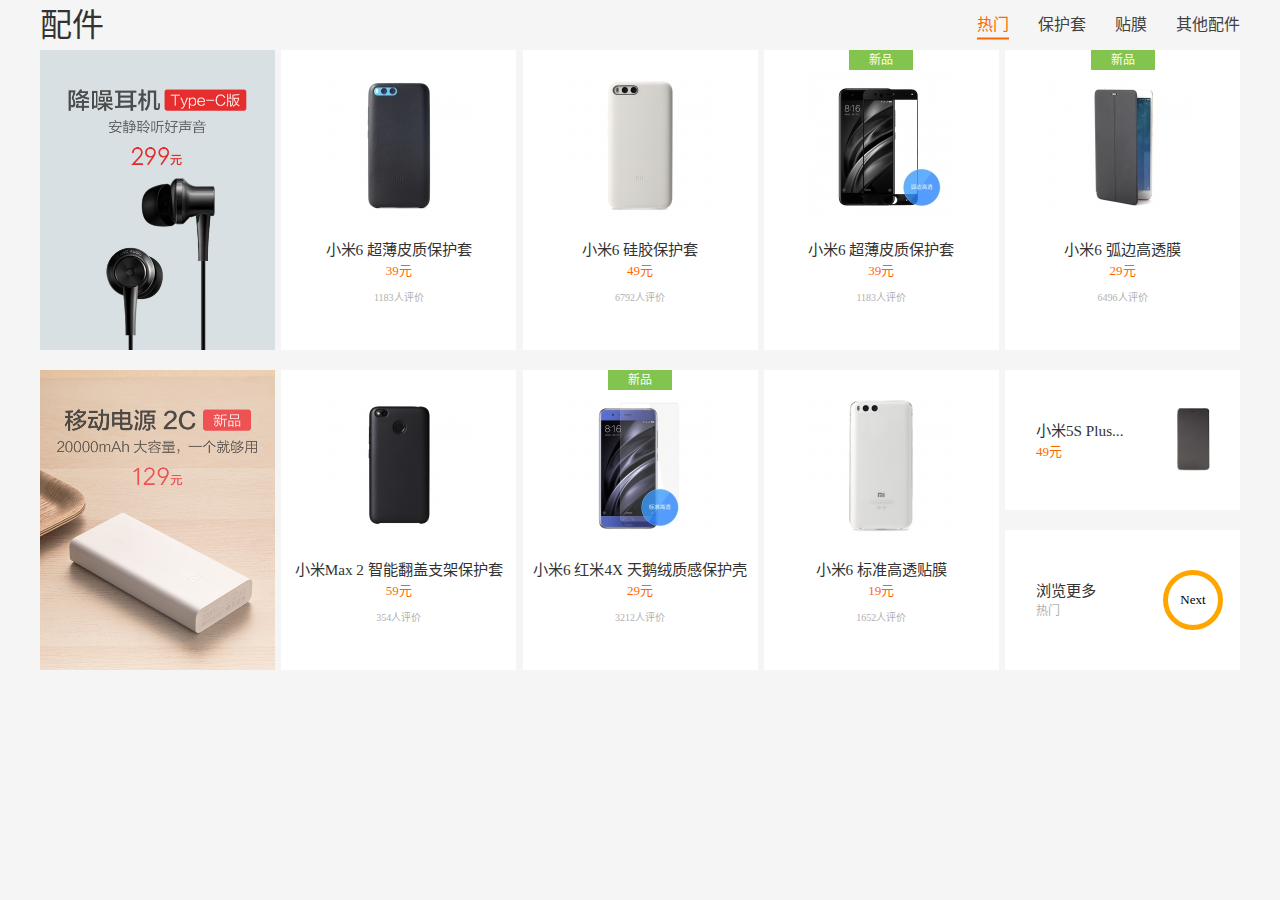
<file: MI_ Accessories/index.html>
<!DOCTYPE html>
<html lang="zh-cn">
<head>
    <meta charset="UTF-8">
    <title>小米官网 - 配件模块</title>
    <link rel="stylesheet" href="css/public.css">
    <link rel="stylesheet" href="css/index.css">
</head>
<body>

<div class="container">
    <nav>
        <h1 class="title">配件</h1>
        <ul class="menu-list">
            <li class="tab-active">热门</li>
            <li>保护套</li>
            <li>贴膜</li>
            <li>其他配件</li>
        </ul>
    </nav>
    <ul class="box-list">
        <li class="box-item"></li>
        <li class="box-item">
            <div class="img"></div>
            <h3 class="title"></h3>
            <p class="price"></p>
            <p class="appraise"></p>
            <span class="tips"></span>
            <div class="slider">
                <div class="slider-appraise-des"></div>
                <div class="slider-appraise-from"></div>
            </div>
        </li>
        <li class="box-item">
            <div class="img"></div>
            <h3 class="title"></h3>
            <p class="price"></p>
            <p class="appraise"></p>
            <span class="tips"></span>
            <div class="slider">
                <div class="slider-appraise-des"></div>
                <div class="slider-appraise-from"></div>
            </div>
        </li>
        <li class="box-item">
            <div class="img"></div>
            <h3 class="title"></h3>
            <p class="price"></p>
            <p class="appraise"></p>
            <span class="tips"></span>
            <div class="slider">
                <div class="slider-appraise-des"></div>
                <div class="slider-appraise-from"></div>
            </div>
        </li>
        <li class="box-item">
            <div class="img"></div>
            <h3 class="title"></h3>
            <p class="price"></p>
            <p class="appraise"></p>
            <span class="tips"></span>
            <div class="slider">
                <div class="slider-appraise-des"></div>
                <div class="slider-appraise-from"></div>
            </div>
        </li>
        <li class="box-item"></li>
        <li class="box-item">
            <div class="img"></div>
            <h3 class="title"></h3>
            <p class="price"></p>
            <p class="appraise"></p>
            <span class="tips"></span>
            <div class="slider">
                <div class="slider-appraise-des"></div>
                <div class="slider-appraise-from"></div>
            </div>
        </li>
        <li class="box-item">
            <div class="img"></div>
            <h3 class="title"></h3>
            <p class="price"></p>
            <p class="appraise"></p>
            <span class="tips"></span>
            <div class="slider">
                <div class="slider-appraise-des"></div>
                <div class="slider-appraise-from"></div>
            </div>
        </li>
        <li class="box-item">
            <div class="img"></div>
            <h3 class="title"></h3>
            <p class="price"></p>
            <p class="appraise"></p>
            <span class="tips"></span>
            <div class="slider">
                <div class="slider-appraise-des"></div>
                <div class="slider-appraise-from"></div>
            </div>
        </li>
        <li class="box-item flag">
            <div class="top clearFloat">
                <div class="top-item fl">
                    <h3 class="title"></h3>
                    <p class="price"></p>
                </div>
                <div class="top-item fr">
                    <img src="" alt="">
                </div>
            </div>
            <div class="bottom">
                <div class="top-item fl">
                    <h3 class="title">浏览更多</h3>
                    <p class="des"></p>
                </div>
                <div class="top-item fr">
                    <div class="arrow">Next</div>
                </div>
            </div>
        </li>
    </ul>
</div>

<script type="text/javascript" src="js/tools.js"></script>
<script type="text/javascript" src="js/functions.js"></script>
<script type="text/javascript" src="js/main.js"></script>
</body>
</html>
</file>
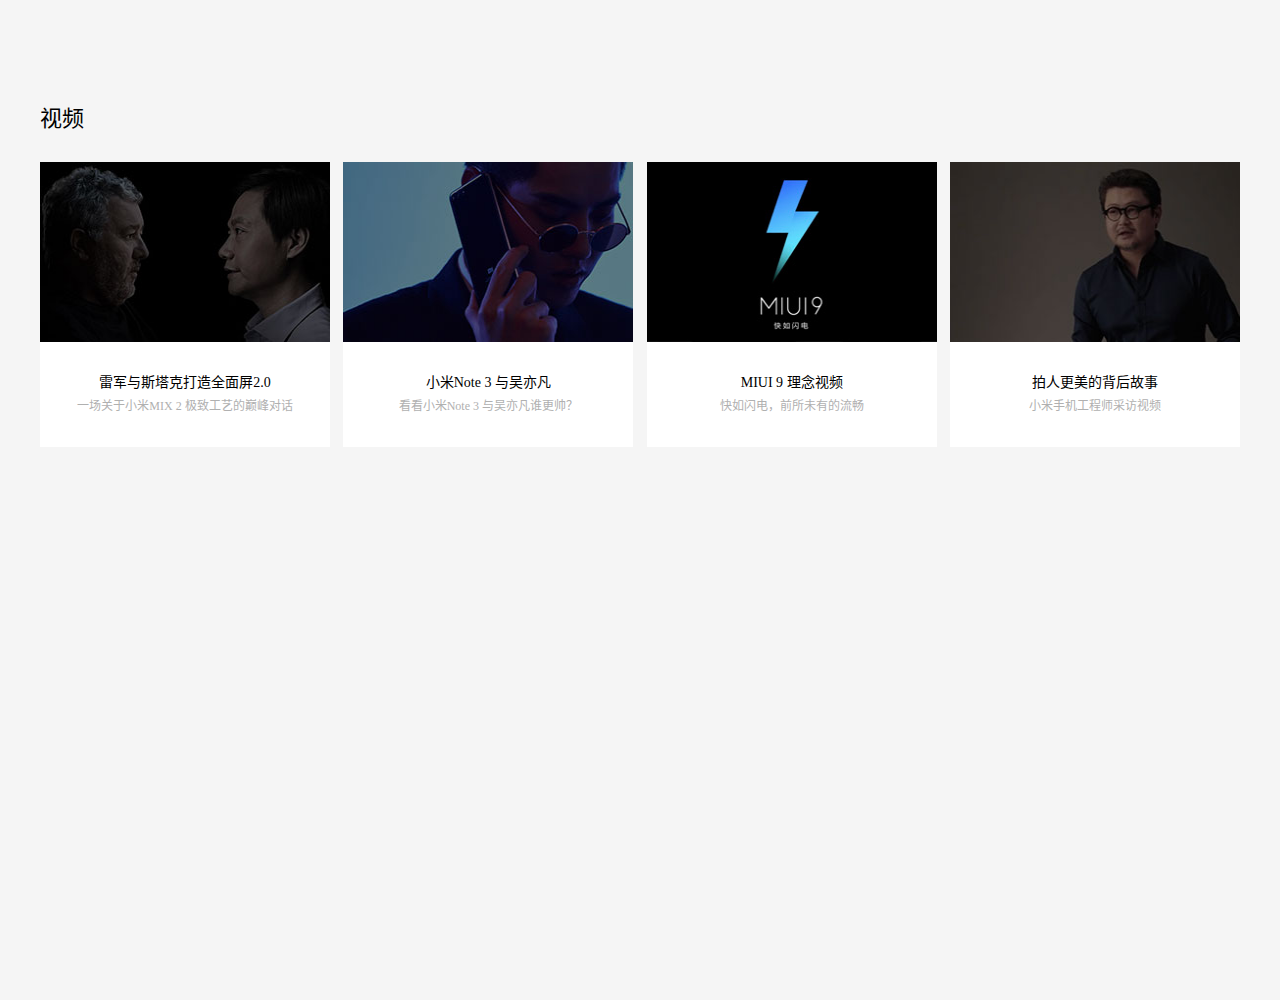
<file: VideoTest/index.html>
<!DOCTYPE html>
<html lang="zh-cn">
<head>
    <meta charset="UTF-8">
    <title>视频播放</title>
    <link rel="stylesheet" href="css/public.css">
    <link rel="stylesheet" href="css/index.css">
</head>
<body>

<!--播放列表-->
<div class="wrap">
    <h1 class="title">视频</h1>
    <!--视频播放缩略显示-->
    <ul class="video-list">
        <li class="video-item">
            <div class="figure">
                <a href="javascript:;" title="点击播放视频" data-video="https://v.mifile.cn/b2c-mimall-media/9e43087a3ac5525a33982a2da2ba2cff.mp4">
                    <img src="" alt="">
                    <span class="play"><i class="iconfont">&#xe60b;</i></span>
                </a>
            </div>
            <h3 class="title"></h3>
            <p class="desc"></p>
        </li>

        <li class="video-item">
            <div class="figure">
                <a href="javascript:;" title="点击播放视频" data-video="https://v.mifile.cn/b2c-mimall-media/d6f32c4087ec8a1466b72e58cdfa0625.mp4">
                    <img src="" alt="">
                    <span class="play"><i class="iconfont">&#xe60b;</i></span>
                </a>
            </div>
            <h3 class="title"></h3>
            <p class="desc"></p>
        </li>

        <li class="video-item">
            <div class="figure">
                <a href="javascript:;" title="点击播放视频" data-video="https://v.mifile.cn/b2c-mimall-media/079803c78170eaf692d936eba3978cc1.mp4" >
                    <img src="" alt="">
                    <span class="play"><i class="iconfont">&#xe60b;</i></span>
                </a>
            </div>
            <h3 class="title"></h3>
            <p class="desc"></p>
        </li>

        <li class="video-item">
            <div class="figure">
                <a href="javascript:;" title="点击播放视频" data-video="https://v.mifile.cn/b2c-mimall-media/d0bf3d4892625ddb42836ff4d6d4af05.mp4">
                    <img src="" alt="">
                    <span class="play"><i class="iconfont">&#xe60b;</i></span>
                </a>
            </div>
            <h3 class="title"></h3>
            <p class="desc"></p>
        </li>
    </ul>
</div>

<!--弹出视频-->
<div class="video-mask">
    <div class="video-box">
        <!--标题显示区域-->
        <h1 class="video-title"></h1>
        <!--视频播放区域-->
        <div class="video-show">
            <video controls preload="auto">
                <source src="" type="video/mp4">
            </video>
            <span class="video-play"><i class="iconfont-play">&#xe602;</i></span>
        </div>
        <!--关闭视频-->
        <span class="video-close"><i class="iconfont-close">&#xe616;</i></span>
    </div>
</div>

<script type="text/javascript" src="js/tools.js"></script>
<script type="text/javascript" src="js/main.js"></script>
</body>
</html>
</file>
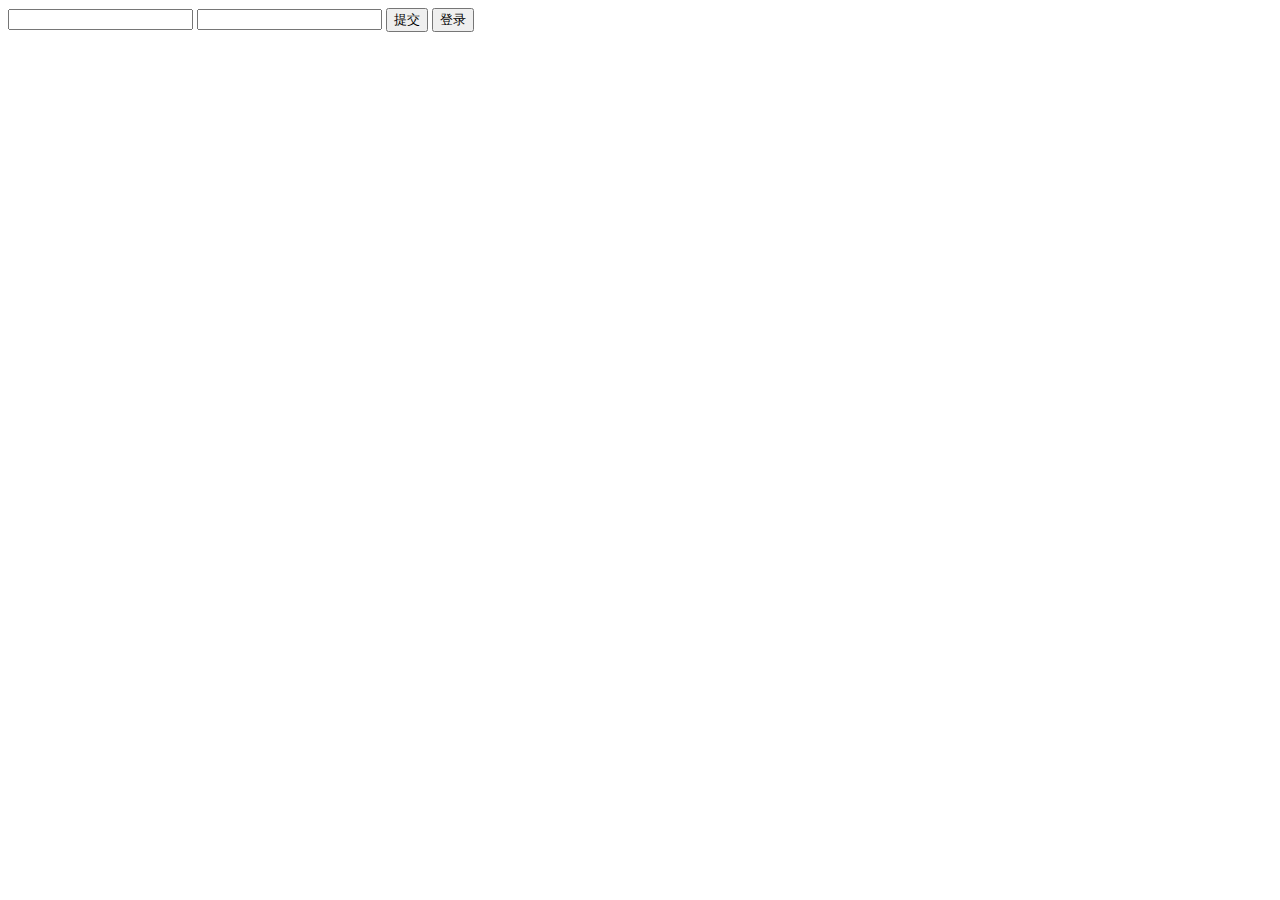
<file: 表单验证/index.html>
<!DOCTYPE html>
<html lang="en">
<head>
    <meta charset="UTF-8">
    <title>Title</title>
</head>
<body>

<input type="text" id="account">
<input type="text" id="password">
<button type="button" id="btn">提交</button>
<button type="button" id="login">登录</button>

<script type="text/javascript" src="tools.js"></script>
<script type="text/javascript" src="main.js"></script>

</body>
</html>
</file>
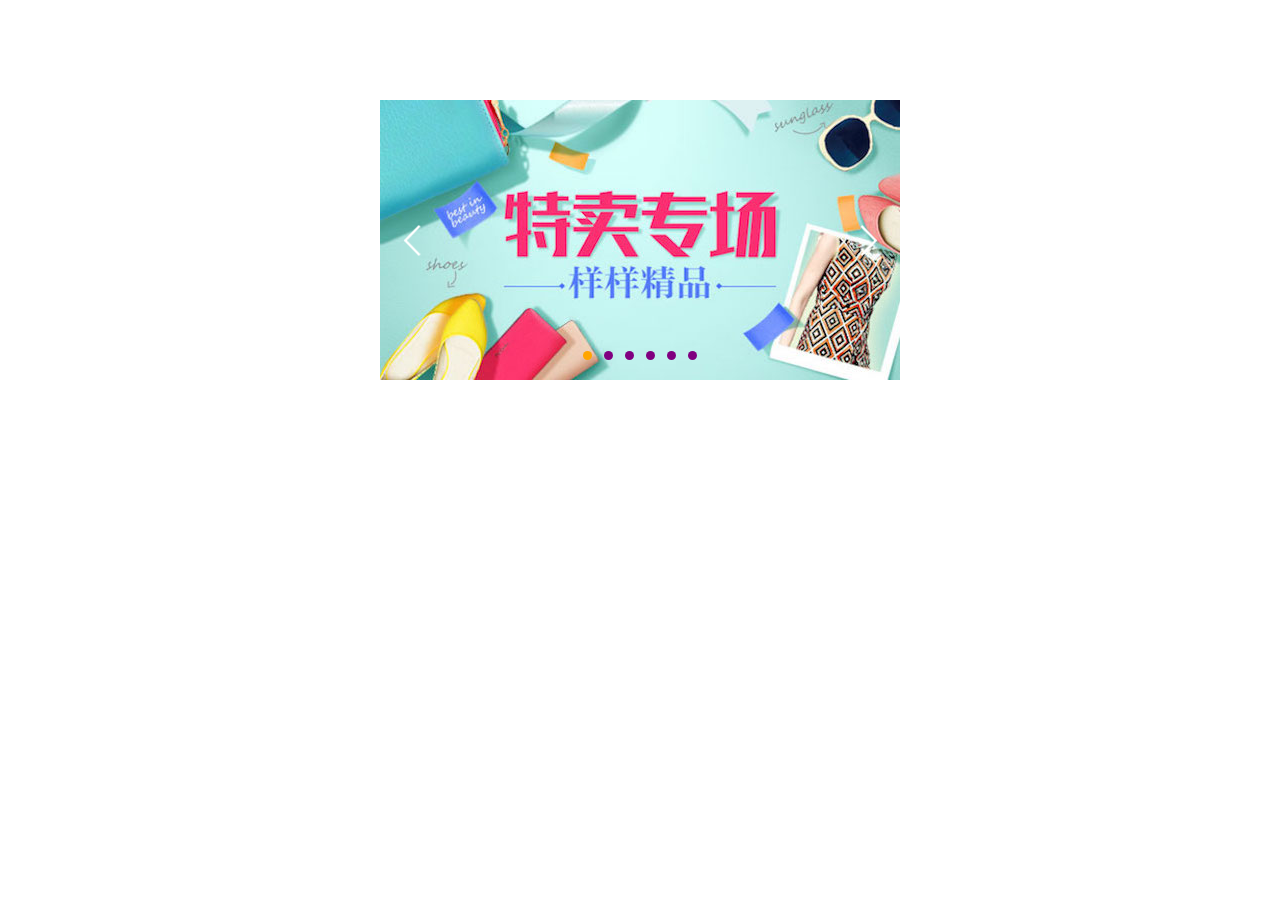
<file: 轮播图/index.html>
<!DOCTYPE html>
<html lang="zh-cn">
<head>
    <meta charset="UTF-8">
    <title>Title</title>
    <link rel="stylesheet" href="css/index.css">
</head>
<body>

<div class="wrap">
    <!--图片显示区域-->
    <div class="img-box">
        <a class="img" href="javascript:;"><img src="imgs/6.jpg"></a>

        <a class="img" href="javascript:;"><img src="imgs/1.jpg"></a>
        <a class="img" href="javascript:;"><img src="imgs/2.jpg"></a>
        <a class="img" href="javascript:;"><img src="imgs/3.jpg"></a>
        <a class="img" href="javascript:;"><img src="imgs/4.jpg"></a>
        <a class="img" href="javascript:;"><img src="imgs/5.jpg"></a>
        <a class="img" href="javascript:;"><img src="imgs/6.jpg"></a>
        <a class="img" href="javascript:;"><img src="imgs/1.jpg"></a>
    </div>
    <!--按钮显示区域-->
    <div class="btn-box">
        <span class="btn prev"></span>
        <span class="btn next"></span>
    </div>
    <!--小圆点显示区域-->
    <div class="idot-box">
        <span class="idot active"></span>
        <span class="idot"></span>
        <span class="idot"></span>
        <span class="idot"></span>
        <span class="idot"></span>
        <span class="idot"></span>
    </div>
</div>

<script type="text/javascript" src="js/main.js"></script>
</body>
</html>
</file>
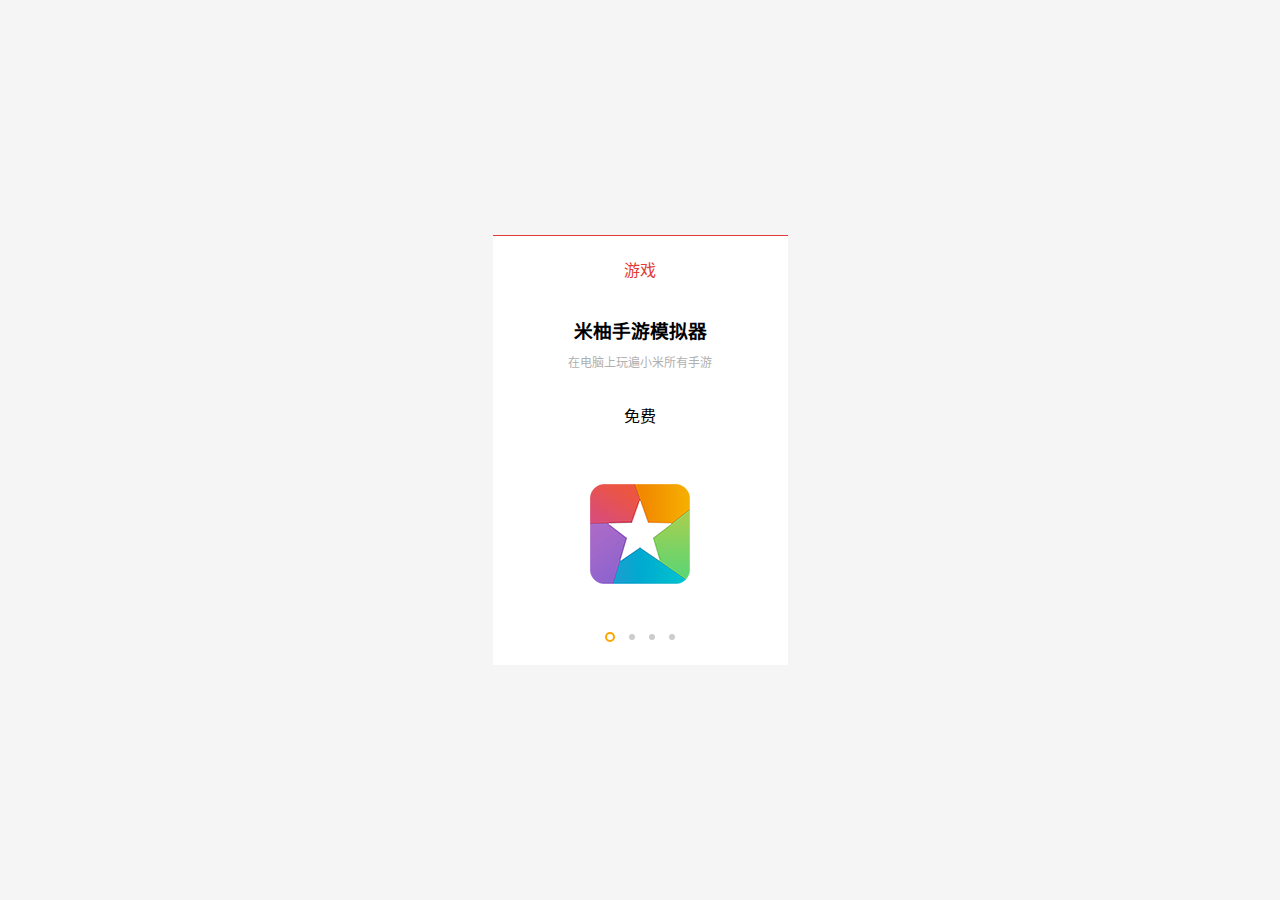
<file: 内容/common/index.html>
<!DOCTYPE html>
<html lang="zh-cn">
<head>
    <meta charset="UTF-8">
    <title>图片轮播 - 仿小米官网</title>
    <link rel="icon" href="imgs/mi.ico">
    <link rel="stylesheet" type="text/css" href="stylesheets/index.css">
</head>
<body>

<div class="wrap-one">
    <h1 class="title-one">游戏</h1>
    <ul class="detail-list-one">
        <li class="list-item-one">
            <h3 class="sub-title">米柚手游模拟器</h3>
            <span class="des">在电脑上玩遍小米所有手游</span>
            <span class="price">免费</span>
            <img src="imgs/1.png" alt="load error" title="米柚手游模拟器">
        </li>
        <li class="list-item-one">
            <h3 class="sub-title">剑侠世界</h3>
            <span class="des">一生不容错过的浪漫武侠</span>
            <span class="price">免费</span>
            <img src="imgs/2.png" alt="load error" title="剑侠世界">
        </li>
        <li class="list-item-one">
            <h3 class="sub-title">老九门</h3>
            <span class="des">九门恩怨，盗墓笔记前传上线</span>
            <span class="price">免费</span>
            <img src="imgs/3.png" alt="load error" title="老九门">
        </li>
        <li class="list-item-one">
            <h3 class="sub-title"></h3>
            <span class="des">免费下载海量的手机游戏<br>天天都有现金福利赠送</span>
            <span class="price">前往小米游戏商店</span>
            <img src="imgs/4.png" alt="load error" title="小米商店">
        </li>
    </ul>
    <ul class="idots-box-one">
        <li class="idot-item-one active"></li>
        <li class="idot-item-one"></li>
        <li class="idot-item-one"></li>
        <li class="idot-item-one"></li>
    </ul>
    <div class="idots-box-one">
        <span class="btnContent prevContent"></span>
        <span class="btnContent nextContent"></span>
    </div>
</div>

<script type="text/javascript" src="javascripts/main.js"></script>
</body>
</html>
</file>
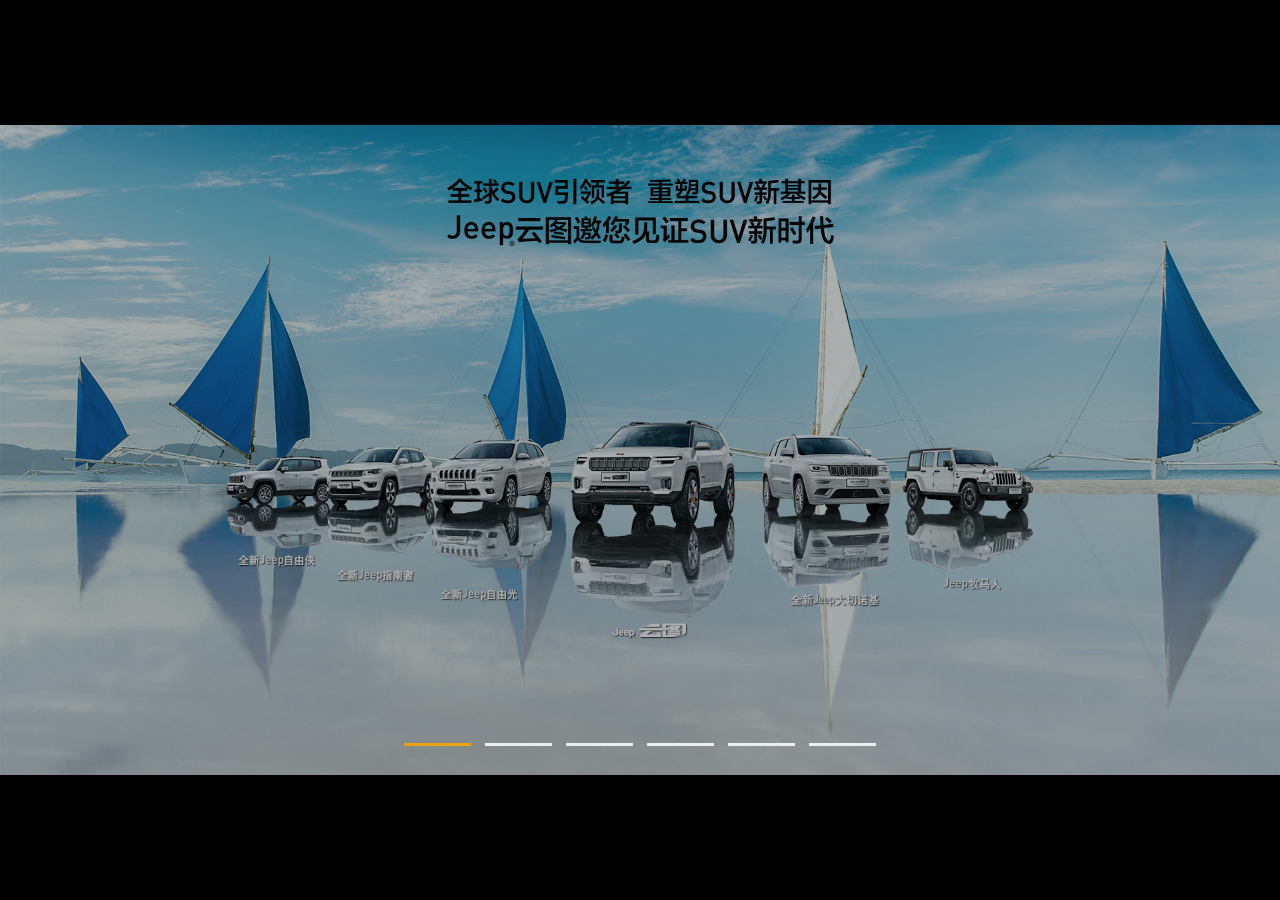
<file: 图片淡入淡出/common/index.html>
<!DOCTYPE html>
<html lang="zh-cn">
<head>
    <meta charset="UTF-8">
    <title>图片轮播 - 淡入淡出</title>
    <link rel="stylesheet" type="text/css" href="stylesheets/index.css">
</head>
<body>

<div class="wrap">
    <ul class="imgs-box-one">
        <li><img src="imgs/1.jpg" alt=""></li>
        <li><img src="imgs/2.jpg" alt=""></li>
        <li><img src="imgs/3.jpg" alt=""></li>
        <li><img src="imgs/4.jpg" alt=""></li>
        <li><img src="imgs/5.jpg" alt=""></li>
        <li><img src="imgs/6.jpg" alt=""></li>
    </ul>
    <ul class="idots-box-one">
        <li class="idot-item active"></li>
        <li class="idot-item"></li>
        <li class="idot-item"></li>
        <li class="idot-item"></li>
        <li class="idot-item"></li>
        <li class="idot-item"></li>
    </ul>
    <div class="btns">
        <span class="btn prevOne"></span>
        <span class="btn nextOne"></span>
    </div>
</div>



<script type="text/javascript" src="javascripts/main.js"></script>
</body>
</html>
</file>
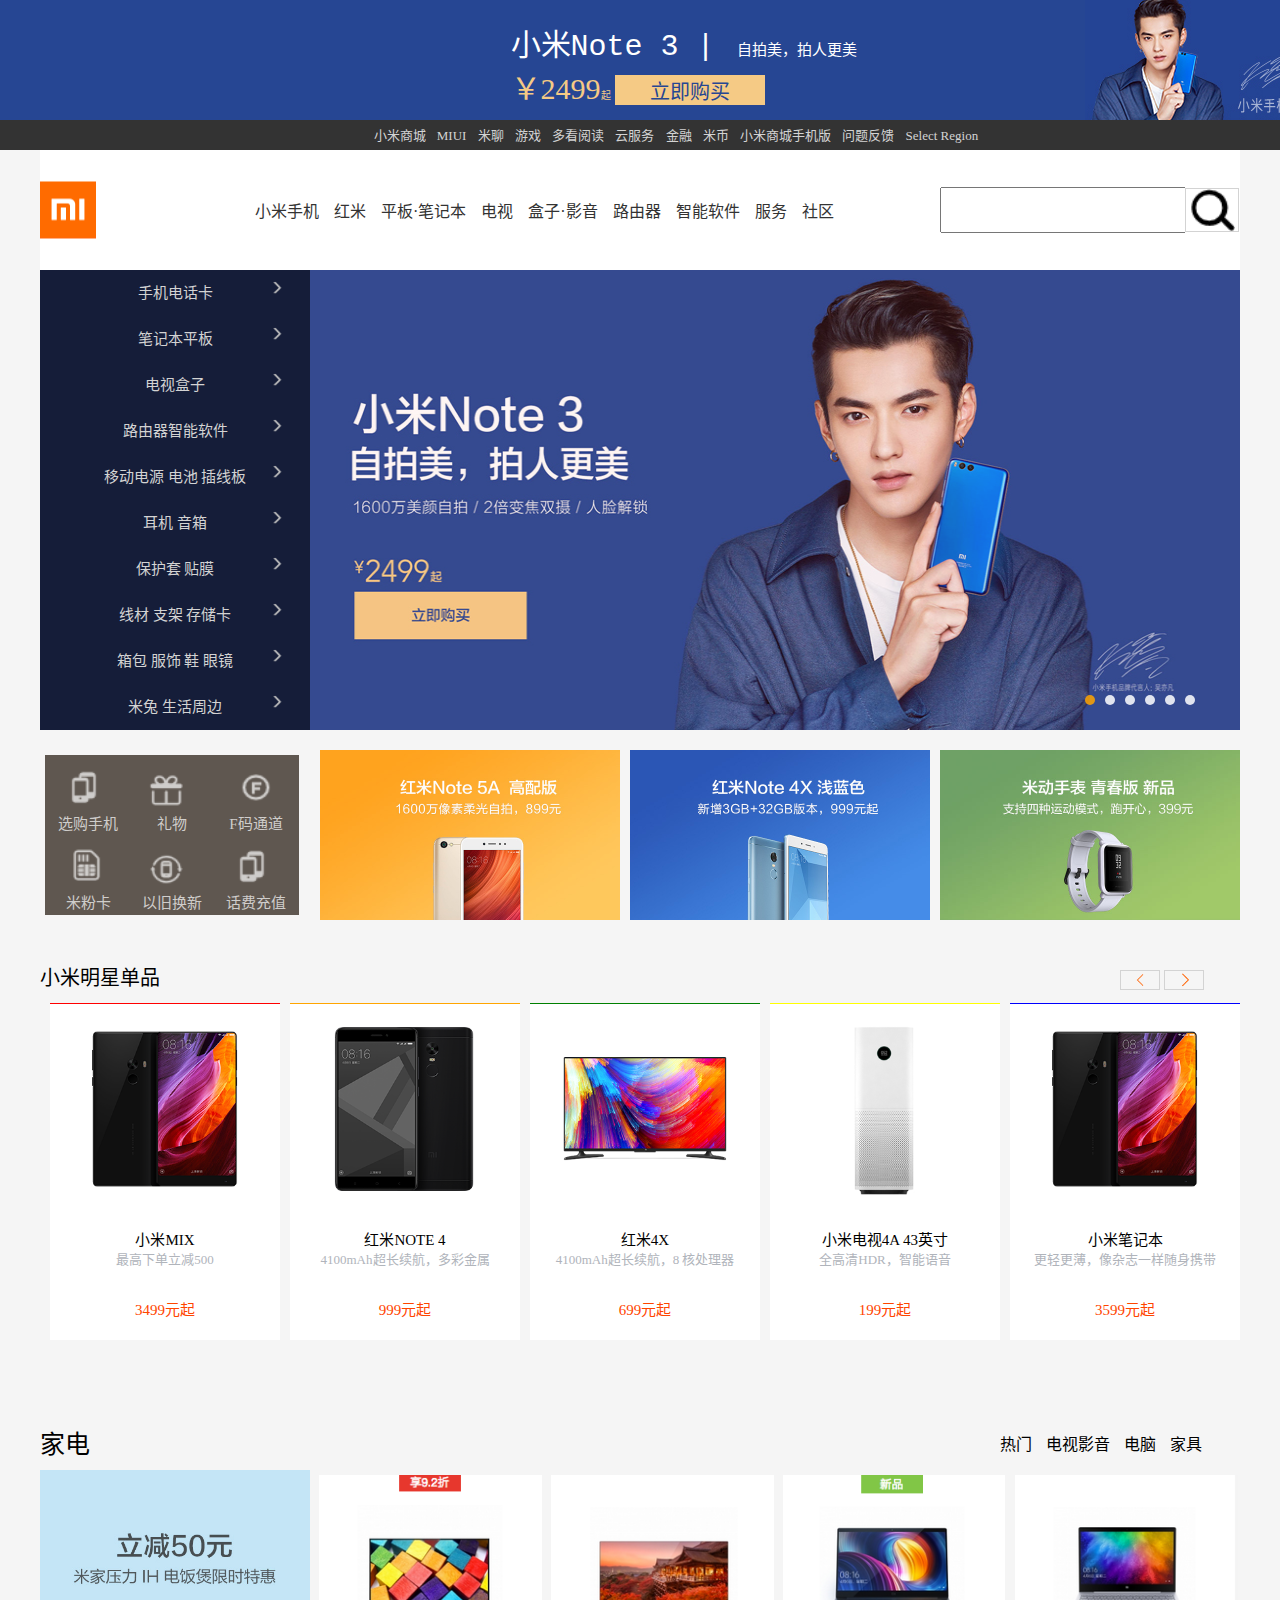
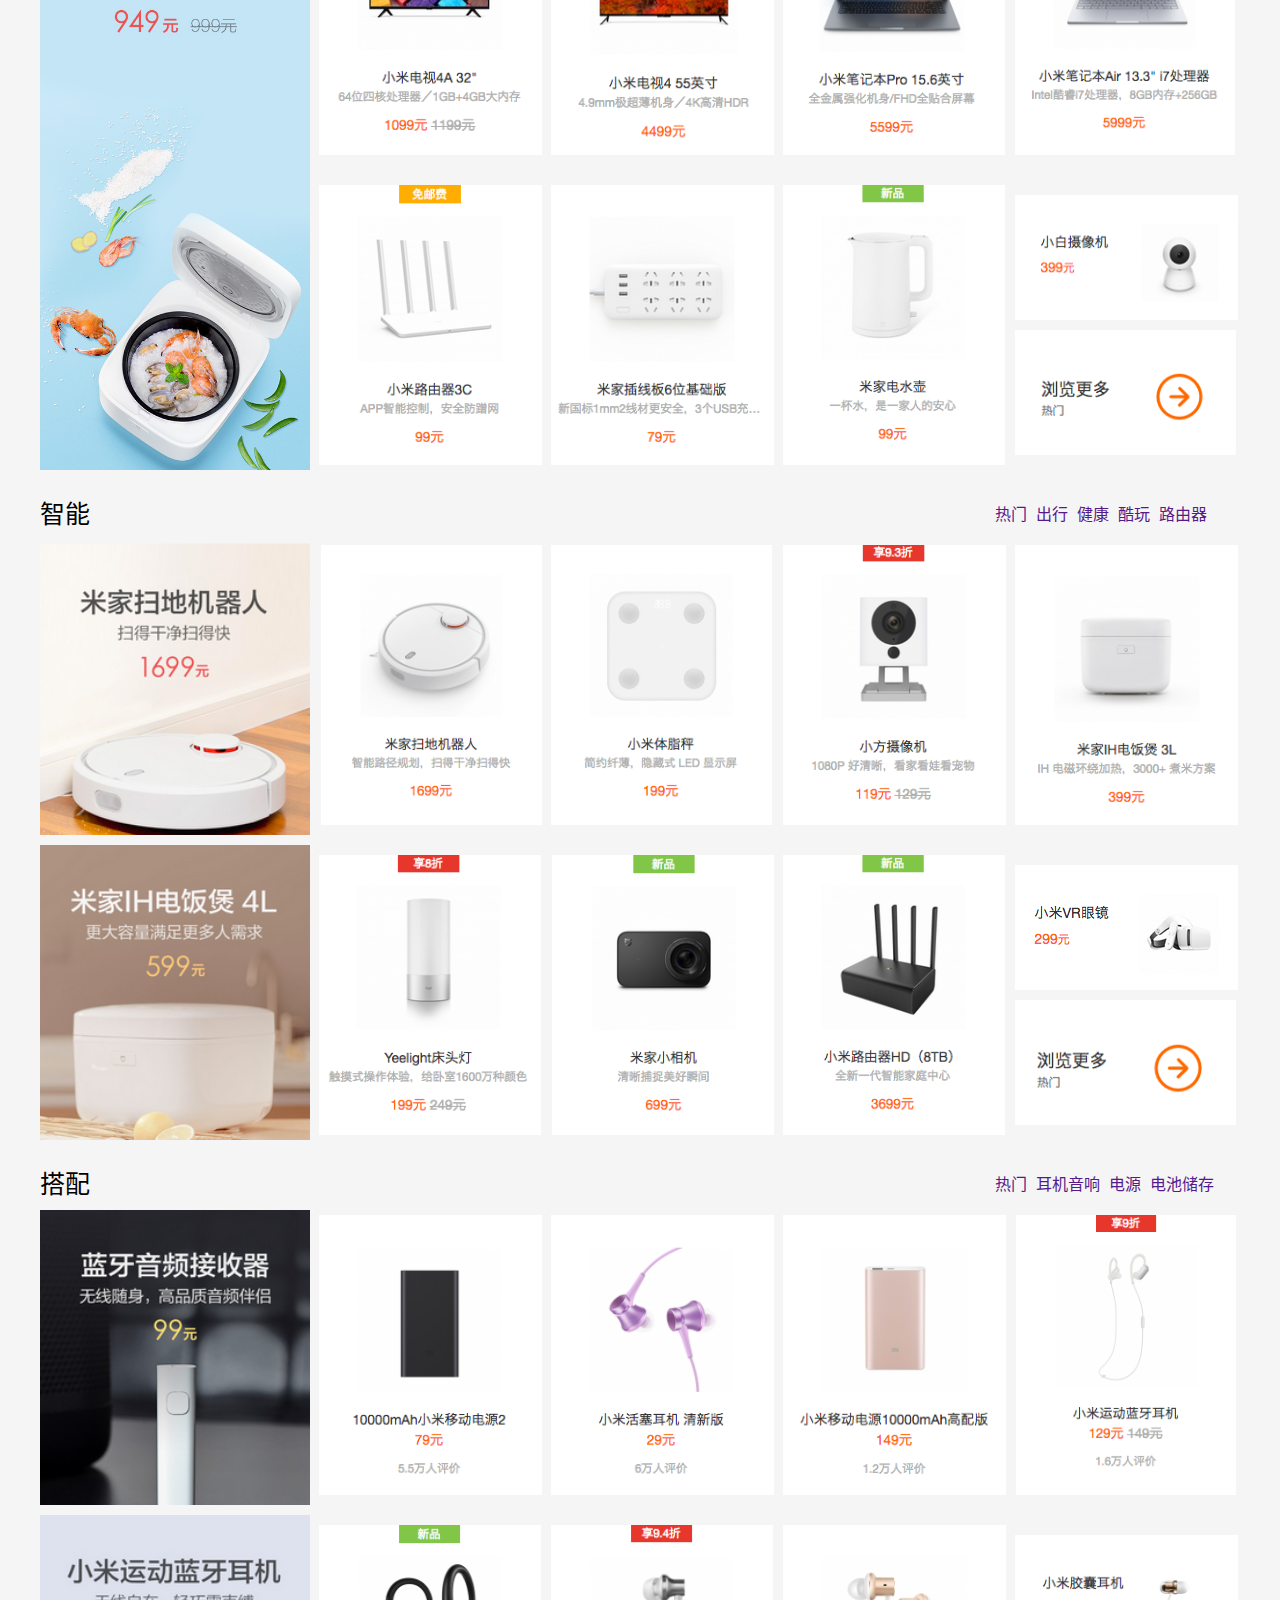
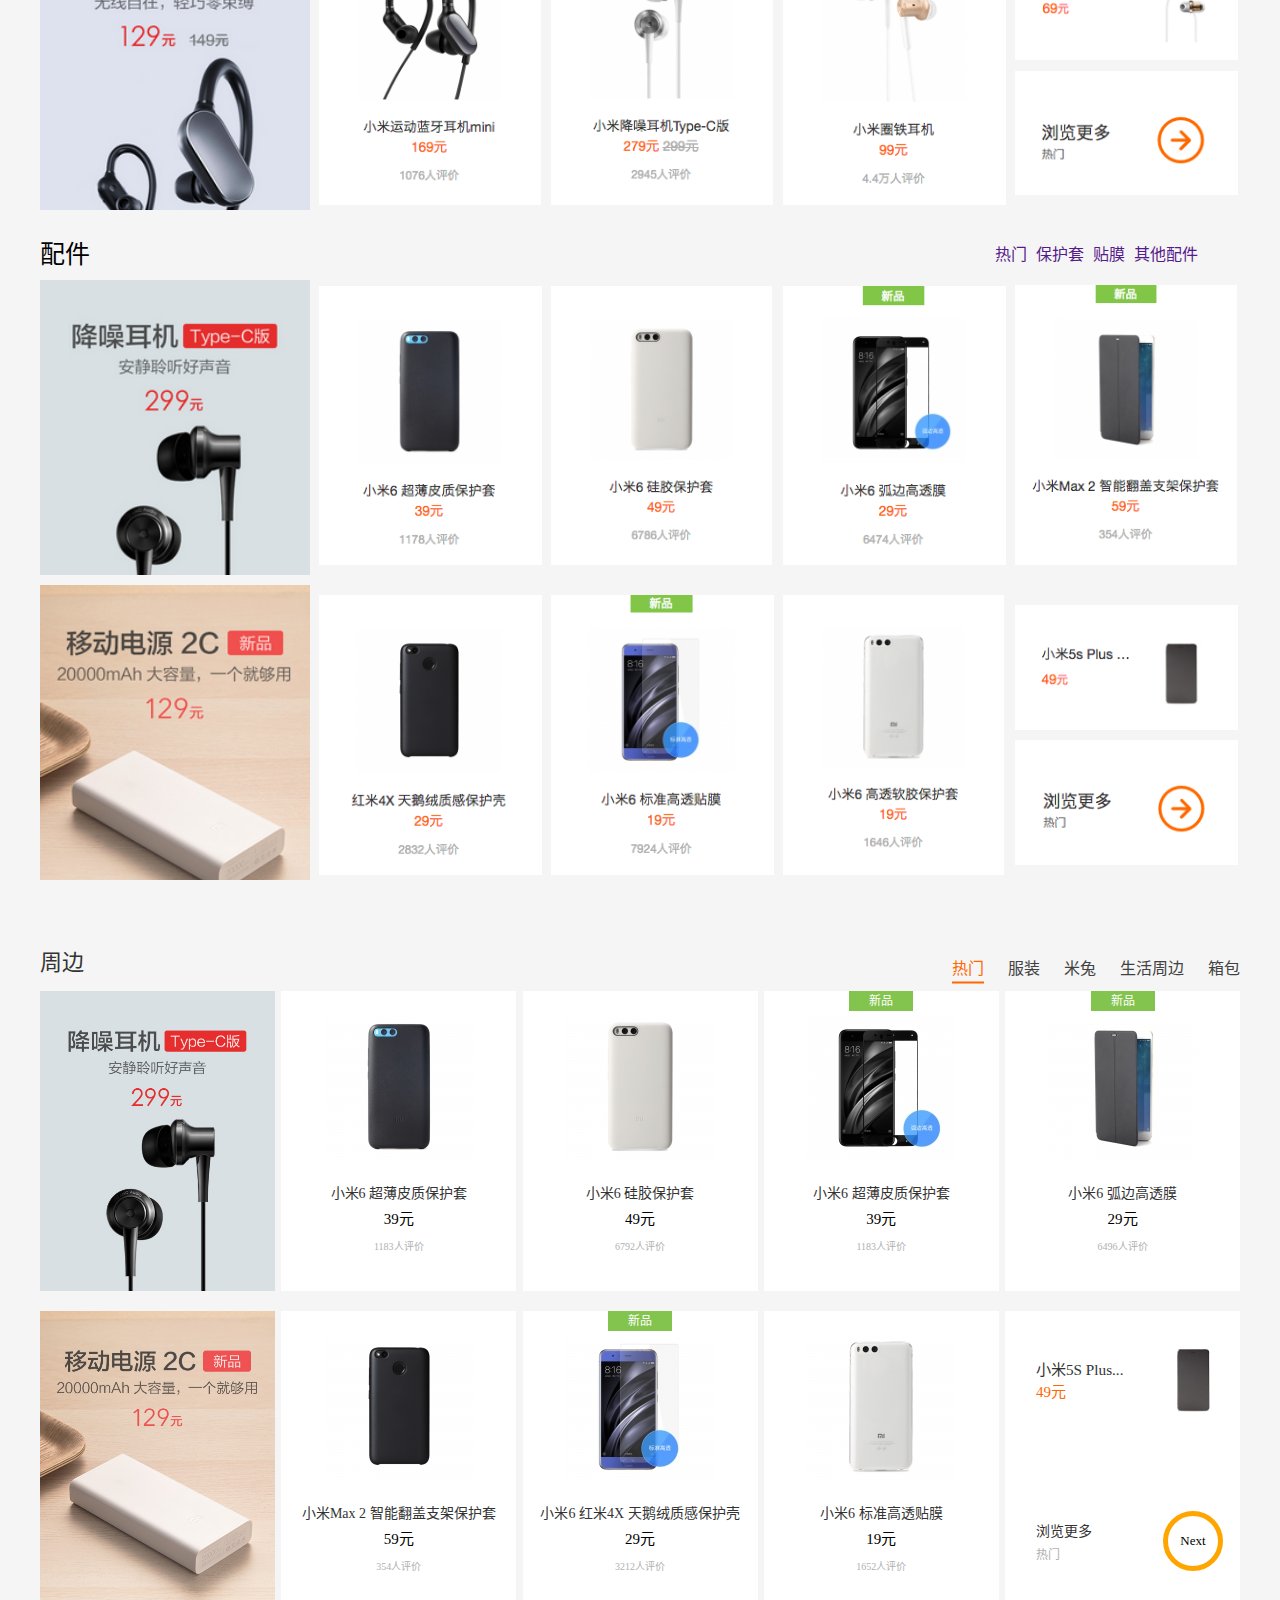
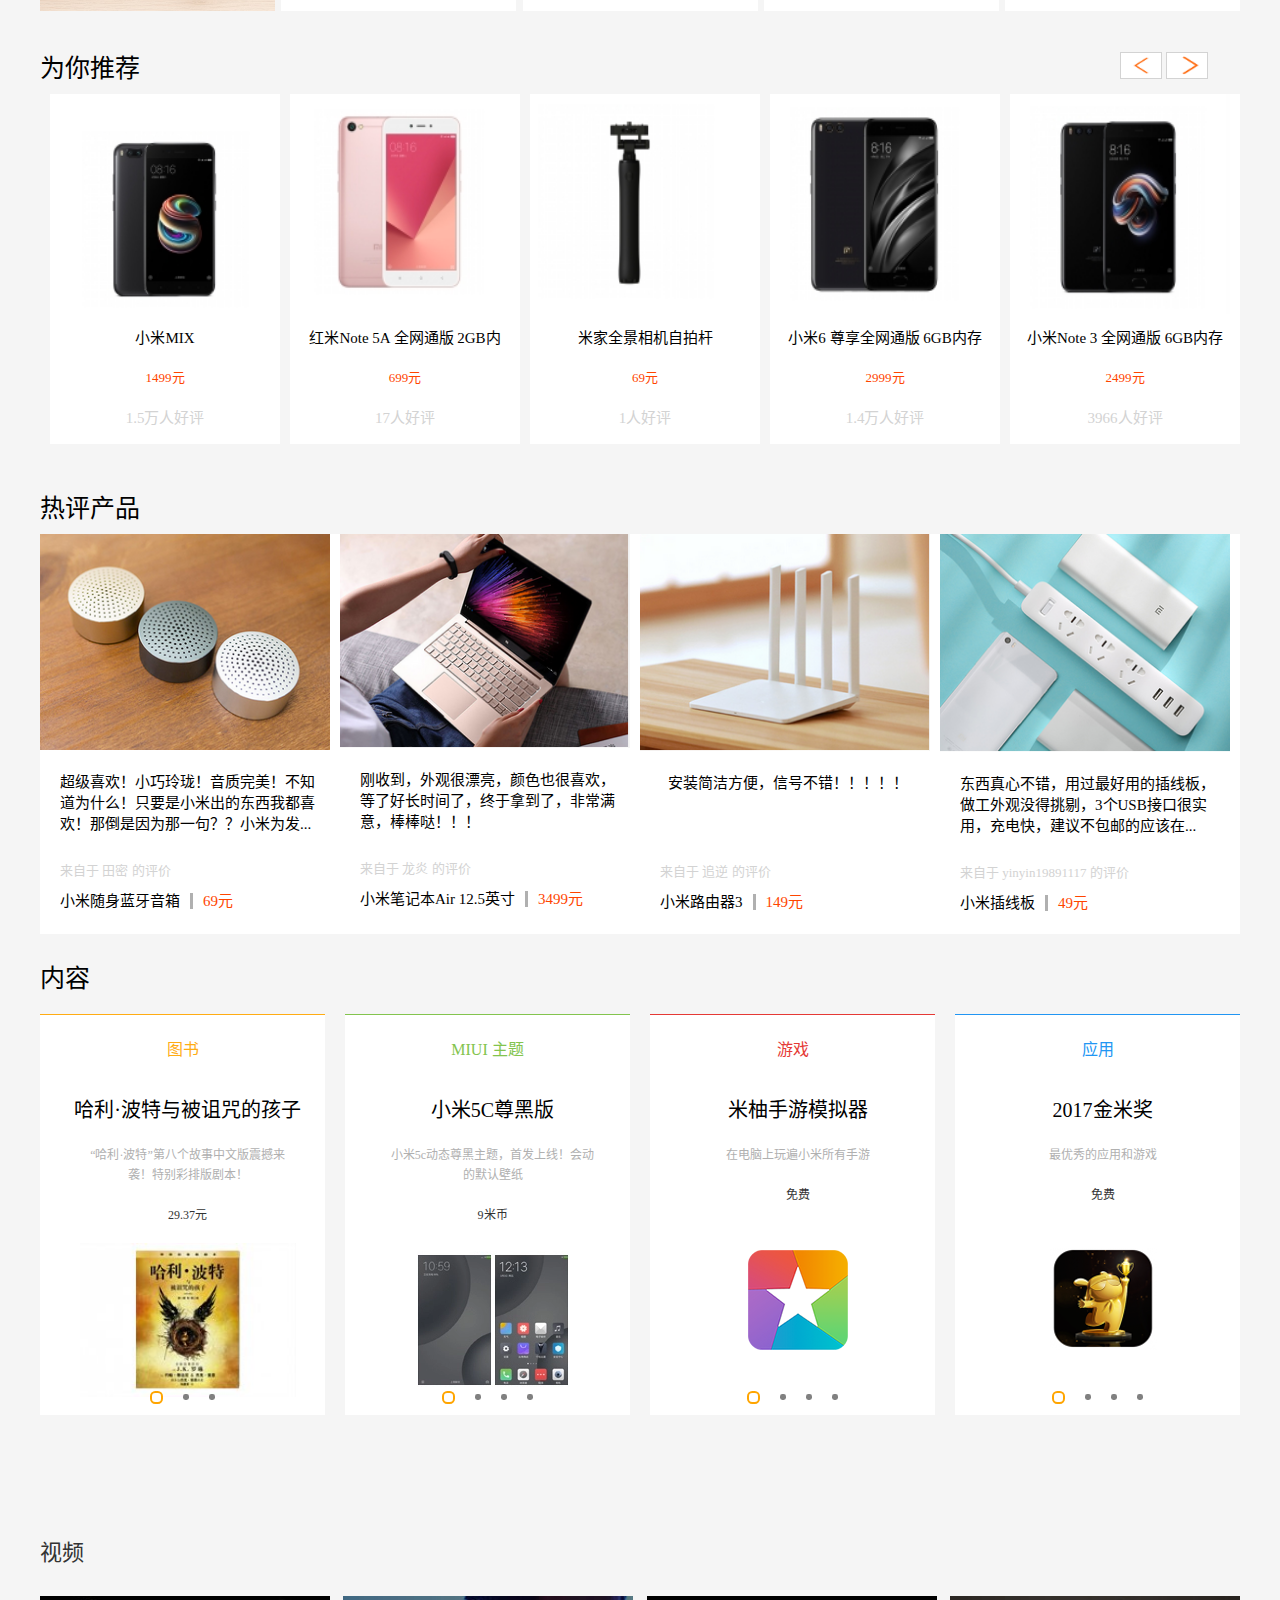
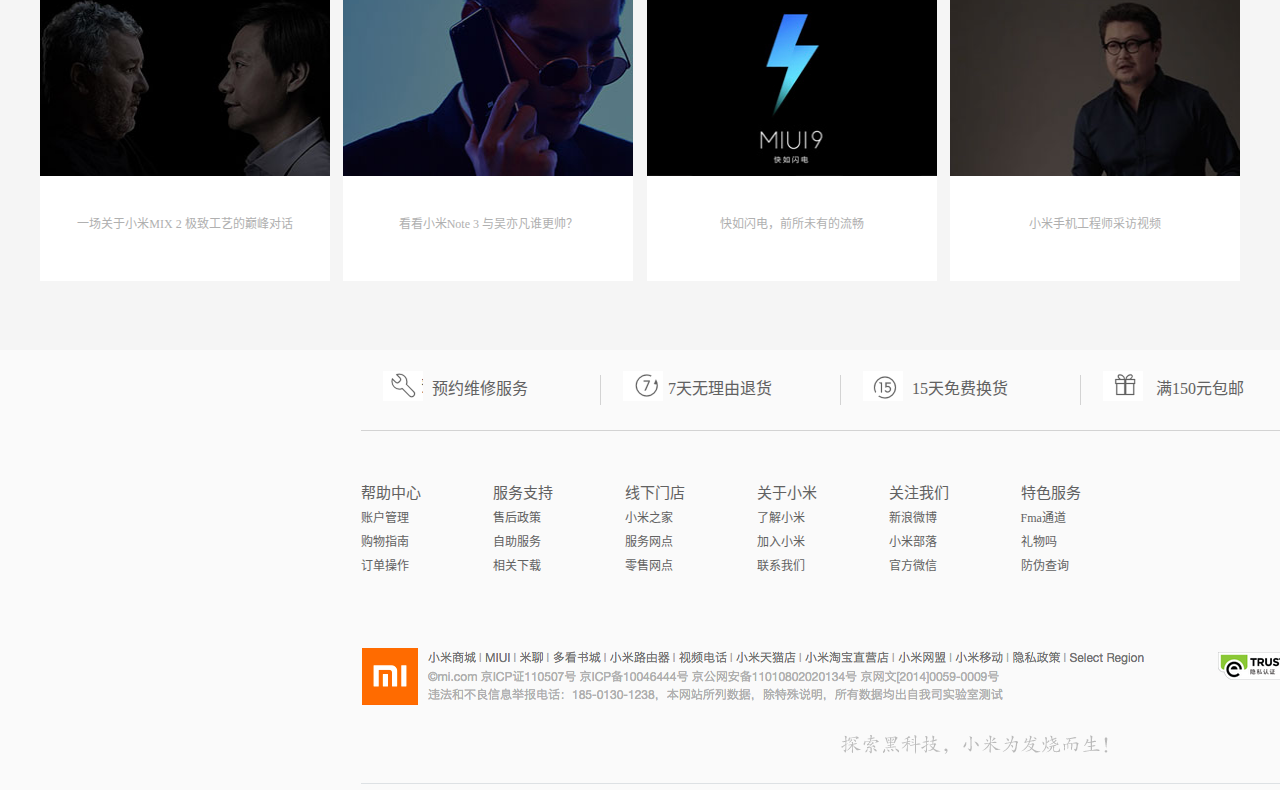
<file: 小米官网/common/index.html>
<!DOCTYPE html>
<html lang="zh-cn">
<head>
    <meta charset="UTF-8">
    <title>首页</title>
    <link rel="icon" href="imgs/mi.ico">
    <link rel="stylesheet" href="css/public.css">
    <link rel="stylesheet" href="css/index.css">
    <link rel="stylesheet" href="css/main.css">
</head>
<body>
<header>
    <div class="top">
        <div class="middle1">
            <div class="middle1-left fl clearFloat">
                <pre style="color: white;">小米Note 3 | </pre>
                <span>自拍美，拍人更美</span>
                <p>￥2499<span>起</span></p>
                <button type="submit">立即购买</button>
            </div>
            <div class="middle-right fr clearFloat">
                <img src="imgs/333.png" alt="">
            </div>
        </div>
    </div>
    <div class="bottom">
        <div class="middle2">
            <div class="middle2-left fl clearFloat">
                <ul>
                    <li><a href="">小米商城</a></li>
                    <li><a href="">MIUI</a></li>
                    <li><a href="">米聊</a></li>
                    <li><a href="">游戏</a></li>
                    <li><a href="">多看阅读</a></li>
                    <li><a href="">云服务</a></li>
                    <li><a href="">金融</a></li>
                    <li><a href="">米币</a></li>
                    <li><a href="">小米商城手机版</a></li>
                    <li><a href="">问题反馈</a></li>
                    <li><a href="">Select Region</a></li>
                </ul>
            </div>
            <div class="middle2-right fr clearFloat">
                <ul>
                    <li><a href="Login.html">登录</a></li>
                    <li><a href="register.html">注册</a></li>
                    <li><a href="">消息通知</a></li>
                    <li><a href="">
                        <img src="imgs/444.png" alt="">购物车（0）
                        <div class="shopping"></div>
                    </a></li>
                </ul>
            </div>
        </div>
    </div>
</header>
<main>
    <div class="content-top ">
        <div class="content-top-left">
            <img src="imgs/logo-footer.png" alt="">
        </div>
        <div class="content-top-center">
            <ul>
                <li>
                    <a href="">小米手机</a>
                    <div class="decline"></div>
                </li>
                <li>
                    <a href="">红米</a>
                    <div class="decline"></div>
                </li>
                <li>
                    <a href="">平板·笔记本</a>
                    <div class="decline"></div>
                </li>
                <li>
                    <a href="">电视</a>
                    <div class="decline"></div>
                </li>
                <li>
                    <a href="">盒子·影音</a>
                    <div class="decline"></div>
                </li>
                <li>
                    <a href="">路由器</a>
                    <div class="decline"></div>
                </li>
                <li>
                    <a href="">智能软件</a>
                    <div class="decline"></div>

                </li>
                <li><a href="">服务</a></li>
                <li><a href="">社区</a></li>
            </ul>
        </div>
        <div class="content-top-right">
            <form action="myform">
                <input type="text">
                <div id="picture"></div>
            </form>
        </div>
    </div>


    <!--//图片容器-->
    <div class="allPicture">
        <div class="wrap">
            <ul class="imgs-box-one">
                <li><img src="imgs/qqq.jpg" alt=""></li>
                <li><img src="imgs/www.jpg" alt=""></li>
                <li><img src="imgs/eee.jpg" alt=""></li>
                <li><img src="imgs/rrr.jpg" alt=""></li>
                <li><img src="imgs/ttt.jpg" alt=""></li>
                <li><img src="imgs/yyy.jpg" alt=""></li>
            </ul>
            <ul class="idots-box-one">
                <li class="idot-item active"></li>
                <li class="idot-item"></li>
                <li class="idot-item"></li>
                <li class="idot-item"></li>
                <li class="idot-item"></li>
                <li class="idot-item"></li>
            </ul>
            <div class="btns">
                <span class="btn prevOne"></span>
                <span class="btn nextOne"></span>
            </div>
        </div>
    </div>
    <!--左侧列表容器-->
    <div class="suspension">
        <ul class="suspension-move">
            <li>
                <a href="">手机电话卡</a>
                <img src="imgs/向右.png" alt="">
            </li>
            <li>
                <a href="">笔记本平板</a>
                <img src="imgs/向右.png" alt="">
            </li>
            <li>
                <a href="">电视盒子</a>
                <img src="imgs/向右.png" alt="">
            </li>
            <li>
                <a href="">路由器智能软件</a>
                <img src="imgs/向右.png" alt="">
            </li>
            <li>
                <a href="">移动电源 电池 插线板</a>
                <img src="imgs/向右.png" alt="">
            </li>
            <li>
                <a href="">耳机  音箱</a>
                <img src="imgs/向右.png" alt="">
            </li>
            <li>
                <a href="">保护套  贴膜</a>
                <img src="imgs/向右.png" alt="">
            </li>
            <li class="moveItems">
                <a href="">线材 支架 存储卡</a>
                <img src="imgs/向右.png" alt="">
                <div class="listmove">
                    <ul>
                        <li>
                            <img src="imgs/xiancai.jpg" alt="" style="width: 30px;height: 30px">
                            <a href="">线材</a>
                        </li>
                        <li>

                            <img src="imgs/zipaigan.jpg" alt="" style="width: 30px;height: 30px">
                            <a href="">自拍杆</a>
                        </li>
                        <li>
                            <img src="imgs/zhijia.jpg" alt="" style="width: 30px;height: 30px">
                            <a href="">手机支架</a>
                        </li>
                    </ul>
                </div>
            </li>
            <li class="moveItems2">
                <a href="">箱包 服饰 鞋 眼镜</a>
                <img src="imgs/向右.png" alt="">
                <div class="listmove1">
                    <ul>
                        <li>
                            <img src="imgs/xiancai.jpg" alt="" style="width: 30px;height: 30px">
                            <a href="">箱包</a>
                        </li>
                        <li>

                            <img src="imgs/lvxingxiang.jpg" alt="" style="width: 30px;height: 30px">
                            <a href="">90分旅行箱</a>
                        </li>
                        <li>
                            <img src="imgs/huise2-80.jpg" alt="" style="width: 30px;height: 30px">
                            <a href="">服饰</a>
                        </li>
                        <li>
                            <img src="imgs/ydx80.jpg" alt="" style="width: 30px;height: 30px">
                            <a href="">运动鞋</a>
                        </li>
                        <li>
                            <img src="imgs/tyj80.jpg" alt="" style="width: 30px;height: 30px">
                            <a href="">眼镜</a>
                        </li>
                    </ul>
                </div>
            </li>
            <li class="moveItems3">
                <a href="">米兔 生活周边</a>
                <img src="imgs/向右.png" alt="">
                <div class="listmove2">
                    <ul>
                        <li>
                            <img src="imgs/mituyinx80.jpg" alt="" style="width: 30px;height: 30px">
                            <a href="">米兔玩偶</a>
                        </li>
                        <li>

                            <img src="imgs/yashua80.jpg" alt="" style="width: 30px;height: 30px">
                            <a href="">生活周边</a>
                        </li>
                        <li>
                            <img src="imgs/zazhi1021-80.jpg" alt="" style="width: 30px;height: 30px">
                            <a href="">《小米》汇刊</a>
                        </li>
                        <li>
                            <img src="imgs/mj80.jpg" alt="" style="width: 30px;height: 30px">
                            <a href="">毛巾、浴巾</a>
                        </li>
                        <li>
                            <img src="imgs/rjcd80.jpg" alt="" style="width: 30px;height: 30px">
                            <a href="">手机支架</a>
                        </li>
                    </ul>
                </div>
            </li>
        </ul>
    </div>




    <div class="content-advertising ">

        <div class="content-advertising-one">
            <table>
                <tr>
                    <td>
                        <img src="imgs/话费充值.png" alt="">
                        <p>选购手机</p>
                    </td>
                    <td>
                        <img src="imgs/礼物.png" alt="">
                        <p>礼物</p>
                    </td>
                    <td>
                        <img src="imgs/F码.png" alt="">
                        <p>F码通道</p>
                    </td>
                </tr>
                <tr>
                    <td>
                        <img src="imgs/米粉卡.png" alt="">
                        <p>米粉卡</p>
                    </td>
                    <td>
                        <img src="imgs/以旧换新.png" alt="">
                        <p>以旧换新</p>
                    </td>
                    <td>
                        <img src="imgs/话费充值.png" alt="">
                        <p>话费充值</p>
                    </td>
                </tr>
            </table>
        </div>
        <div class="content-advertising-two">

        </div>
        <div class="content-advertising-three"></div>
        <div class="content-advertising-four"></div>
    </div>




    <div class="item">
        <div class="item-top">
            <h1>小米明星单品</h1>
            <div class="right-img">
                <button type="submit" class="befour"></button>
                <button type="submit" class="after"></button>

            </div>

        </div>
        <div class="item-bottom-box">
            <div class="item-bottom3">
                <div class="item-bottom2-one" style="border-top: 1px solid red">
                    <img src="imgs/1.png" alt="" >
                    <p>小米MIX</p>
                    <p>最高下单立减500</p>
                    <p>3499元起</p>
                </div>
                <div class="item-bottom2-one" style="border-top: 1px solid orange">
                    <img src="imgs/2.png" alt="" >
                    <p>红米NOTE 4</p>
                    <p>4100mAh超长续航，多彩金属</p>
                    <p>999元起</p>
                </div>
                <div class="item-bottom2-one" style="border-top: 1px solid green">
                    <img src="imgs/3.png" alt="" >
                    <p>红米4X</p>
                    <p>4100mAh超长续航，8 核处理器</p>
                    <p>699元起</p>
                </div>
                <div class="item-bottom2-one" style="border-top: 1px solid yellow">
                    <img src="imgs/4.png" alt="">
                    <p>小米电视4A 43英寸</p>
                    <p>全高清HDR，智能语音</p>
                    <p>199元起</p>
                </div>
                <div class="item-bottom2-one" style="border-top: 1px solid blue">
                    <img src="imgs/1.png" alt="">
                    <p>小米笔记本</p>
                    <p>更轻更薄，像杂志一样随身携带</p>
                    <p>3599元起</p>
                </div>
            </div>
            <div class="item-bottom1">
                <div class="item-bottom1-one" style="border-top: 1px solid red">
                    <img src="imgs/1.png" alt="">
                    <p>小米MIX</p>
                    <p>最高下单立减500</p>
                    <p>3499元起</p>
                </div>
                <div class="item-bottom1-one" style="border-top: 1px solid orange">
                    <img src="imgs/2.png" alt="">
                    <p>红米NOTE 4</p>
                    <p>4100mAh超长续航，多彩金属</p>
                    <p>999元起</p>
                </div>
                <div class="item-bottom1-one" style="border-top: 1px solid green">
                    <img src="imgs/3.png" alt="">
                    <p>红米4X</p>
                    <p>4100mAh超长续航，8 核处理器</p>
                    <p>699元起</p>
                </div>
                <div class="item-bottom1-one"  style="border-top: 1px solid yellow">
                    <img src="imgs/4.png" alt="">
                    <p>小米电视4A 43英寸</p>
                    <p>全高清HDR，智能语音</p>
                    <p>199元起</p>
                </div>
                <div class="item-bottom1-one" style="border-top: 1px solid blue">
                    <img src="imgs/1.png" alt="">
                    <p>小米笔记本</p>
                    <p>更轻更薄，像杂志一样随身携带</p>
                    <p>3599元起</p>
                </div>
            </div>

            <div class="item-bottom2">
                <div class="item-bottom1-one" style="border-top: 1px solid red">
                    <img src="imgs/1.png" alt="">
                    <p>小米MIX</p>
                    <p>最高下单立减500</p>
                    <p>3499元起</p>
                </div>
                <div class="item-bottom2-one" style="border-top: 1px solid orange">
                    <img src="imgs/2.png" alt="">
                    <p>红米NOTE 4</p>
                    <p>4100mAh超长续航，多彩金属</p>
                    <p>999元起</p>
                </div>
                <div class="item-bottom2-one" style="border-top: 1px solid green">
                    <img src="imgs/3.png" alt="">
                    <p>红米4X</p>
                    <p>4100mAh超长续航，8 核处理器</p>
                    <p>699元起</p>
                </div>
                <div class="item-bottom2-one" style="border-top: 1px solid yellow">
                    <img src="imgs/4.png" alt="">
                    <p>小米电视4A 43英寸</p>
                    <p>全高清HDR，智能语音</p>
                    <p>199元起</p>
                </div>
                <div class="item-bottom2-one" style="border-top: 1px solid blue">
                    <img src="imgs/1.png" alt="">
                    <p>小米笔记本</p>
                    <p>更轻更薄，像杂志一样随身携带</p>
                    <p>3599元起</p>
                </div>
            </div>
            <div class="item-bottom4">
                <div class="item-bottom1-one" style="border-top: 1px solid red">
                    <img src="imgs/1.png" alt="">
                    <p>小米MIX</p>
                    <p>最高下单立减500</p>
                    <p>3499元起</p>
                </div>
                <div class="item-bottom1-one" style="border-top: 1px solid orange">
                    <img src="imgs/2.png" alt="">
                    <p>红米NOTE 4</p>
                    <p>4100mAh超长续航，多彩金属</p>
                    <p>999元起</p>
                </div>
                <div class="item-bottom1-one" style="border-top: 1px solid green">
                    <img src="imgs/3.png" alt="">
                    <p>红米4X</p>
                    <p>4100mAh超长续航，8 核处理器</p>
                    <p>699元起</p>
                </div>
                <div class="item-bottom1-one" style="border-top: 1px solid yellow">
                    <img src="imgs/4.png" alt="">
                    <p>小米电视4A 43英寸</p>
                    <p>全高清HDR，智能语音</p>
                    <p>199元起</p>
                </div>
                <div class="item-bottom1-one" style="border-top: 1px solid blue">
                    <img src="imgs/1.png" alt="">
                    <p>小米笔记本</p>
                    <p>更轻更薄，像杂志一样随身携带</p>
                    <p>3599元起</p>
                </div>
            </div>
        </div>








    </div>

    <div class="section">
        <div class="content-furniture">
            <div class="content-furniture-top">
                <h1>家电</h1>
                <div class="movespan">
                    <ul>
                        <li>
                            <a>热门</a>
                            <div class="hot">
                                <div class="hot-items hot-one">
                                    <div class="orange-float">
                                        <div>
                                            <p>手感很好，看看这大手机，老爹喜欢...</p>
                                            <p style="color: lightgrey;margin-top: 15px">来自于 程序猿 的评价</p>
                                        </div>
                                    </div>
                                </div>
                                <div class="hot-items hot-two">
                                    <div class="orange-float">
                                        <div>
                                            <p>手感很好，看看这大手机，老爹喜欢...</p>
                                            <p style="color: lightgrey;margin-top: 15px">来自于 程序猿 的评价</p>
                                        </div>
                                    </div>
                                </div>
                                <div class="hot-items hot-three">
                                    <div class="orange-float">
                                        <div>
                                            <p>手感很好，看看这大手机，老爹喜欢...</p>
                                            <p style="color: lightgrey;margin-top: 15px">来自于 程序猿 的评价</p>
                                        </div>
                                    </div>
                                </div>
                                <div class="hot-items hot-four">
                                    <div class="orange-float">
                                        <div>
                                            <p>手感很好，看看这大手机，老爹喜欢...</p>
                                            <p style="color: lightgrey;margin-top: 15px">来自于 程序猿 的评价</p>
                                        </div>
                                    </div>
                                </div>
                                <div class="hot-items hot-five">
                                    <div class="orange-float">
                                        <div>
                                            <p>手感很好，看看这大手机，老爹喜欢...</p>
                                            <p style="color: lightgrey;margin-top: 15px">来自于 程序猿 的评价</p>
                                        </div>
                                    </div>
                                </div>
                                <div class="hot-items hot-six">
                                    <div class="orange-float">
                                        <div>
                                            <p>手感很好，看看这大手机，老爹喜欢...</p>
                                            <p style="color: lightgrey;margin-top: 15px">来自于 程序猿 的评价</p>
                                        </div>
                                    </div>
                                </div>
                                <div class="hot-items hot-seven">
                                    <div class="orange-float">
                                        <div>
                                            <p>手感很好，看看这大手机，老爹喜欢...</p>
                                            <p style="color: lightgrey;margin-top: 15px">来自于 程序猿 的评价</p>
                                        </div>
                                    </div>
                                </div>
                                <div class="hot-items" style="border: none;box-shadow: 0 0 0 0">
                                    <div class="hot-items-one hot-eight"></div>
                                    <div class="hot-items-one hot-nine"></div>
                                </div>
                            </div>
                        </li>
                        <li>
                            <a>电视影音</a>
                            <div class="tv">
                                <div class="tv-items tv-one">
                                    <div class="orange-float">
                                        <div>
                                            <p>手感很好，看看这大手机，老爹喜欢...</p>
                                            <p style="color: lightgrey;margin-top: 15px">来自于 程序猿 的评价</p>
                                        </div>
                                    </div>
                                </div>
                                <div class="tv-items tv-two">
                                    <div class="orange-float">
                                        <div>
                                            <p>手感很好，看看这大手机，老爹喜欢...</p>
                                            <p style="color: lightgrey;margin-top: 15px">来自于 程序猿 的评价</p>
                                        </div>
                                    </div>
                                </div>
                                <div class="tv-items tv-three">
                                    <div class="orange-float">
                                        <div>
                                            <p>手感很好，看看这大手机，老爹喜欢...</p>
                                            <p style="color: lightgrey;margin-top: 15px">来自于 程序猿 的评价</p>
                                        </div>
                                    </div>
                                </div>
                                <div class="tv-items tv-four">
                                    <div class="orange-float">
                                        <div>
                                            <p>手感很好，看看这大手机，老爹喜欢...</p>
                                            <p style="color: lightgrey;margin-top: 15px">来自于 程序猿 的评价</p>
                                        </div>
                                    </div>
                                </div>
                                <div class="tv-items tv-five">
                                    <div class="orange-float">
                                        <div>
                                            <p>手感很好，看看这大手机，老爹喜欢...</p>
                                            <p style="color: lightgrey;margin-top: 15px">来自于 程序猿 的评价</p>
                                        </div>
                                    </div>
                                </div>
                                <div class="tv-items tv-six">
                                    <div class="orange-float">
                                        <div>
                                            <p>手感很好，看看这大手机，老爹喜欢...</p>
                                            <p style="color: lightgrey;margin-top: 15px">来自于 程序猿 的评价</p>
                                        </div>
                                    </div>
                                </div>
                                <div class="tv-items tv-seven">
                                    <div class="orange-float">
                                        <div>
                                            <p>手感很好，看看这大手机，老爹喜欢...</p>
                                            <p style="color: lightgrey;margin-top: 15px">来自于 程序猿 的评价</p>
                                        </div>
                                    </div>
                                </div>
                                <div class="tv-items " style="border: none;box-shadow: 0 0 0 0">
                                    <div class="tv-items-one tv-eight"></div>
                                    <div class="tv-items-one tv-nine"></div>
                                </div>
                            </div>
                        </li>
                        <li>
                            <a>电脑</a>
                            <div class="computer">
                                <div class="computer-items computer-one">
                                    <div class="orange-float">
                                        <div>
                                            <p>手感很好，看看这大手机，老爹喜欢...</p>
                                            <p style="color: lightgrey;margin-top: 15px">来自于 程序猿 的评价</p>
                                        </div>
                                    </div>
                                </div>
                                <div class="computer-items computer-two">
                                    <div class="orange-float">
                                        <div>
                                            <p>手感很好，看看这大手机，老爹喜欢...</p>
                                            <p style="color: lightgrey;margin-top: 15px">来自于 程序猿 的评价</p>
                                        </div>
                                    </div>
                                </div>
                                <div class="computer-items computer-three">
                                    <div class="orange-float">
                                        <div>
                                            <p>手感很好，看看这大手机，老爹喜欢...</p>
                                            <p style="color: lightgrey;margin-top: 15px">来自于 程序猿 的评价</p>
                                        </div>
                                    </div>
                                </div>
                                <div class="computer-items computer-four">
                                    <div class="orange-float">
                                        <div>
                                            <p>手感很好，看看这大手机，老爹喜欢...</p>
                                            <p style="color: lightgrey;margin-top: 15px">来自于 程序猿 的评价</p>
                                        </div>
                                    </div>
                                </div>
                                <div class="computer-items computer-five">
                                    <div class="orange-float">
                                        <div>
                                            <p>手感很好，看看这大手机，老爹喜欢...</p>
                                            <p style="color: lightgrey;margin-top: 15px">来自于 程序猿 的评价</p>
                                        </div>
                                    </div>
                                </div>
                                <div class="computer-items computer-six">
                                    <div class="orange-float">
                                        <div>
                                            <p>手感很好，看看这大手机，老爹喜欢...</p>
                                            <p style="color: lightgrey;margin-top: 15px">来自于 程序猿 的评价</p>
                                        </div>
                                    </div>
                                </div>
                                <div class="computer-items computer-seven">
                                    <div class="orange-float">
                                        <div>
                                            <p>手感很好，看看这大手机，老爹喜欢...</p>
                                            <p style="color: lightgrey;margin-top: 15px">来自于 程序猿 的评价</p>
                                        </div>
                                    </div>
                                </div>
                                <div class="computer-items" style="border: none;box-shadow: 0 0 0 0">
                                    <div class="computer-items-one computer-eight"></div>
                                    <div class="computer-items-one computer-nine"></div>
                                </div>
                            </div>
                        </li>
                        <li>
                            <a>家具</a>
                            <div class="furniture">
                                <div class="furniture-items furniture-one">
                                    <div class="orange-float">
                                        <div>
                                            <p>手感很好，看看这大手机，老爹喜欢...</p>
                                            <p style="color: lightgrey;margin-top: 15px">来自于 程序猿 的评价</p>
                                        </div>
                                    </div>
                                </div>
                                <div class="furniture-items furniture-two">
                                    <div class="orange-float">
                                        <div>
                                            <p>手感很好，看看这大手机，老爹喜欢...</p>
                                            <p style="color: lightgrey;margin-top: 15px">来自于 程序猿 的评价</p>
                                        </div>
                                    </div>
                                </div>
                                <div class="furniture-items furniture-three">
                                    <div class="orange-float">
                                        <div>
                                            <p>手感很好，看看这大手机，老爹喜欢...</p>
                                            <p style="color: lightgrey;margin-top: 15px">来自于 程序猿 的评价</p>
                                        </div>
                                    </div>
                                </div>
                                <div class="furniture-items furniture-four">
                                    <div class="orange-float">
                                        <div>
                                            <p>手感很好，看看这大手机，老爹喜欢...</p>
                                            <p style="color: lightgrey;margin-top: 15px">来自于 程序猿 的评价</p>
                                        </div>
                                    </div>
                                </div>
                                <div class="furniture-items furniture-five">
                                    <div class="orange-float">
                                        <div>
                                            <p>手感很好，看看这大手机，老爹喜欢...</p>
                                            <p style="color: lightgrey;margin-top: 15px">来自于 程序猿 的评价</p>
                                        </div>
                                    </div>
                                </div>
                                <div class="furniture-items furniture-six">
                                    <div class="orange-float">
                                        <div>
                                            <p>手感很好，看看这大手机，老爹喜欢...</p>
                                            <p style="color: lightgrey;margin-top: 15px">来自于 程序猿 的评价</p>
                                        </div>
                                    </div>
                                </div>
                                <div class="furniture-items furniture-seven">
                                    <div class="orange-float">
                                        <div>
                                            <p>手感很好，看看这大手机，老爹喜欢...</p>
                                            <p style="color: lightgrey;margin-top: 15px">来自于 程序猿 的评价</p>
                                        </div>
                                    </div>
                                </div>
                                <div class="furniture-items" style="border: none;box-shadow: 0 0 0 0">
                                    <div class="furniture-items-one furniture-eight"></div>
                                    <div class="furniture-items-one furniture-nine"></div>
                                </div>
                            </div>
                        </li>
                    </ul>
                </div>

            </div>
            <div class="content-furniture-button">
                <div class="leftimg">

                </div>
            </div>
        </div>



        <div class="content-smart">
            <div class="content-smart-top">
                <h1>智能</h1>
                <div class="movespan1">
                    <ul>
                        <li>
                            <a href="">热门</a>
                            <div class="hot1">
                                <div class="hot1-items hot1-one">
                                    <div class="orange-float">
                                        <div>
                                            <p>手感很好，看看这大手机，老爹喜欢...</p>
                                            <p style="color: lightgrey;margin-top: 15px">来自于 程序猿 的评价</p>
                                        </div>
                                    </div>
                                </div>
                                <div class="hot1-items hot1-two">
                                    <div class="orange-float">
                                        <div>
                                            <p>手感很好，看看这大手机，老爹喜欢...</p>
                                            <p style="color: lightgrey;margin-top: 15px">来自于 程序猿 的评价</p>
                                        </div>
                                    </div>
                                </div>
                                <div class="hot1-items hot1-three">
                                    <div class="orange-float">
                                        <div>
                                            <p>手感很好，看看这大手机，老爹喜欢...</p>
                                            <p style="color: lightgrey;margin-top: 15px">来自于 程序猿 的评价</p>
                                        </div>
                                    </div>
                                </div>
                                <div class="hot1-items hot1-four">
                                    <div class="orange-float">
                                        <div>
                                            <p>手感很好，看看这大手机，老爹喜欢...</p>
                                            <p style="color: lightgrey;margin-top: 15px">来自于 程序猿 的评价</p>
                                        </div>
                                    </div>
                                </div>
                                <div class="hot1-items hot1-five">
                                    <div class="orange-float">
                                        <div>
                                            <p>手感很好，看看这大手机，老爹喜欢...</p>
                                            <p style="color: lightgrey;margin-top: 15px">来自于 程序猿 的评价</p>
                                        </div>
                                    </div>
                                </div>
                                <div class="hot1-items hot1-six">
                                    <div class="orange-float">
                                        <div>
                                            <p>手感很好，看看这大手机，老爹喜欢...</p>
                                            <p style="color: lightgrey;margin-top: 15px">来自于 程序猿 的评价</p>
                                        </div>
                                    </div>
                                </div>
                                <div class="hot1-items hot1-seven">
                                    <div class="orange-float">
                                        <div>
                                            <p>手感很好，看看这大手机，老爹喜欢...</p>
                                            <p style="color: lightgrey;margin-top: 15px">来自于 程序猿 的评价</p>
                                        </div>
                                    </div>
                                </div>
                                <div class="hot1-items" style="border: none;box-shadow: 0 0 0 0">
                                    <div class="hot1-items-one hot1-eight"></div>
                                    <div class="hot1-items-one hot1-nine"></div>
                                </div>
                            </div>
                        </li>
                        <li>
                            <a href="">出行</a>
                            <div class="foot">
                                <div class="foot-items foot-one"></div>
                                <div class="foot-items foot-two"></div>
                                <div class="foot-items foot-three"></div>
                                <div class="foot-items foot-four"></div>
                                <div class="foot-items foot-five"></div>
                                <div class="foot-items foot-six"></div>
                                <div class="foot-items foot-seven"></div>
                                <div class="foot-items" style="border: none;box-shadow: 0 0 0 0">
                                    <div class="foot-items-one foot-eight"></div>
                                    <div class="foot-items-one foot-nine"></div>
                                </div>
                            </div>
                        </li>
                        <li>
                            <a href="">健康</a>
                            <div class="health">
                                <div class="health-items health-one"></div>
                                <div class="health-items health-two"></div>
                                <div class="health-items health-three"></div>
                                <div class="health-items health-four"></div>
                                <div class="health-items health-five"></div>
                                <div class="health-items health-six"></div>
                                <div class="health-items health-seven"></div>
                                <div class="health-items" style="border: none;box-shadow: 0 0 0 0">
                                    <div class="health-items-one health-eight"></div>
                                    <div class="health-items-one health-nine"></div>
                                </div>
                            </div>
                        </li>
                        <li>
                            <a href="">酷玩</a>
                            <div class="play">
                                <div class="play-items play-one"></div>
                                <div class="play-items play-two"></div>
                                <div class="play-items play-three"></div>
                                <div class="play-items play-four"></div>
                                <div class="play-items play-five"></div>
                                <div class="play-items play-six"></div>
                                <div class="play-items play-seven"></div>
                                <div class="play-items" style="border: none;box-shadow: 0 0 0 0">
                                    <div class="play-items-one play-eight"></div>
                                    <div class="play-items-one play-nine"></div>
                                </div>
                            </div>
                        </li>
                        <li>
                            <a href="">路由器</a>
                            <div class="router">
                                <div class="router-items router-one"></div>
                                <div class="router-items router-two"></div>
                                <div class="router-items router-three"></div>
                                <div class="router-items router-four"></div>
                                <div class="router-items router-five"></div>
                                <div class="router-items router-six"></div>
                                <div class="router-items router-seven"></div>
                                <div class="router-items" style="border: none;box-shadow: 0 0 0 0">
                                    <div class="router-items-one router-eight"></div>
                                    <div class="router-items-one router-nine"></div>
                                </div>
                            </div>
                        </li>
                    </ul>
                </div>
            </div>
            <div class="content-smart-button">
                <div class="button-top"></div>
                <div class="button-buttom"></div>
            </div>
        </div>
        <div class="content-collocation">
            <div class="content-collocation-top">
                <h1>搭配</h1>
                <div class="movespan2">
                    <ul>
                        <li>
                            <a href="">热门</a>
                            <div class="hot2">
                                <div class="hot2-items hot2-one">
                                    <div class="orange-float">
                                        <div>
                                            <p>手感很好，看看这大手机，老爹喜欢...</p>
                                            <p style="color: lightgrey;margin-top: 15px">来自于 程序猿 的评价</p>
                                        </div>
                                    </div>
                                </div>
                                <div class="hot2-items hot2-two">
                                    <div class="orange-float">
                                        <div>
                                            <p>手感很好，看看这大手机，老爹喜欢...</p>
                                            <p style="color: lightgrey;margin-top: 15px">来自于 程序猿 的评价</p>
                                        </div>
                                    </div>
                                </div>
                                <div class="hot2-items hot2-three">
                                    <div class="orange-float">
                                        <div>
                                            <p>手感很好，看看这大手机，老爹喜欢...</p>
                                            <p style="color: lightgrey;margin-top: 15px">来自于 程序猿 的评价</p>
                                        </div>
                                    </div>
                                </div>
                                <div class="hot2-items hot2-four">
                                    <div class="orange-float">
                                        <div>
                                            <p>手感很好，看看这大手机，老爹喜欢...</p>
                                            <p style="color: lightgrey;margin-top: 15px">来自于 程序猿 的评价</p>
                                        </div>
                                    </div>
                                </div>
                                <div class="hot2-items hot2-five">
                                    <div class="orange-float">
                                        <div>
                                            <p>手感很好，看看这大手机，老爹喜欢...</p>
                                            <p style="color: lightgrey;margin-top: 15px">来自于 程序猿 的评价</p>
                                        </div>
                                    </div>
                                </div>
                                <div class="hot2-items hot2-six">
                                    <div class="orange-float">
                                        <div>
                                            <p>手感很好，看看这大手机，老爹喜欢...</p>
                                            <p style="color: lightgrey;margin-top: 15px">来自于 程序猿 的评价</p>
                                        </div>
                                    </div>
                                </div>
                                <div class="hot2-items hot2-seven">
                                    <div class="orange-float">
                                        <div>
                                            <p>手感很好，看看这大手机，老爹喜欢...</p>
                                            <p style="color: lightgrey;margin-top: 15px">来自于 程序猿 的评价</p>
                                        </div>
                                    </div>
                                </div>
                                <div class="hot2-items" style="border: none;box-shadow: 0 0 0 0">
                                    <div class="hot2-items-one hot2-eight"></div>
                                    <div class="hot2-items-one hot2-nine"></div>
                                </div>
                            </div>
                        </li>

                        <li>
                            <a href="">耳机音响</a>
                            <div class="headset">
                                <div class="headset-items headset-one"></div>
                                <div class="headset-items headset-two"></div>
                                <div class="headset-items headset-three"></div>
                                <div class="headset-items headset-four"></div>
                                <div class="headset-items headset-five"></div>
                                <div class="headset-items headset-six"></div>
                                <div class="headset-items headset-seven"></div>
                                <div class="headset-items" style="border: none;box-shadow: 0 0 0 0">
                                    <div class="headset-items-one headset-eight"></div>
                                    <div class="headset-items-one headset-nine"></div>
                                </div>
                            </div>
                        </li>
                        <li>
                            <a href="">电源</a>
                            <div class="power">
                                <div class="power-items power-one"></div>
                                <div class="power-items power-two"></div>
                                <div class="power-items power-three"></div>
                                <div class="power-items power-four"></div>
                                <div class="power-items power-five"></div>
                                <div class="power-items power-six"></div>
                                <div class="power-items power-seven"></div>
                                <div class="power-items" style="border: none;box-shadow: 0 0 0 0">
                                    <div class="power-items-one power-eight"></div>
                                    <div class="power-items-one power-nine"></div>
                                </div>
                            </div>
                        </li>
                        <li>
                            <a href="">电池储存</a>
                            <div class="battery">
                                <div class="battery-items battery-one"></div>
                                <div class="battery-items battery-two"></div>
                                <div class="battery-items battery-three"></div>
                                <div class="battery-items battery-four"></div>
                                <div class="battery-items battery-five"></div>
                                <div class="battery-items battery-six"></div>
                                <div class="battery-items battery-seven"></div>
                                <div class="battery-items" style="border: none;box-shadow: 0 0 0 0">
                                    <div class="battery-items-one battery-eight"></div>
                                    <div class="battery-items-one battery-nine"></div>
                                </div>
                            </div>
                        </li>
                    </ul>
                </div>

            </div>
            <div class="content-collocation-buttom">
                <div class="button-top"></div>
                <div class="button-buttom"></div>
            </div>
        </div>

        <div class="content-accessories">
            <div class="content-accessories-top">
                <h1>配件</h1>
                <div class="movespan3">
                    <ul>
                        <li>
                            <a href="">热门</a>
                            <div class="hot3">
                                <div class="hot3-items hot3-one">
                                    <div class="orange-float">
                                        <div>
                                            <p>手感很好，看看这大手机，老爹喜欢...</p>
                                            <p style="color: lightgrey;margin-top: 15px">来自于 程序猿 的评价</p>
                                        </div>
                                    </div>
                                </div>
                                <div class="hot3-items hot3-two">
                                    <div class="orange-float">
                                        <div>
                                            <p>手感很好，看看这大手机，老爹喜欢...</p>
                                            <p style="color: lightgrey;margin-top: 15px">来自于 程序猿 的评价</p>
                                        </div>
                                    </div>
                                </div>
                                <div class="hot3-items hot3-three">
                                    <div class="orange-float">
                                        <div>
                                            <p>手感很好，看看这大手机，老爹喜欢...</p>
                                            <p style="color: lightgrey;margin-top: 15px">来自于 程序猿 的评价</p>
                                        </div>
                                    </div>
                                </div>
                                <div class="hot3-items hot3-four">
                                    <div class="orange-float">
                                        <div>
                                            <p>手感很好，看看这大手机，老爹喜欢...</p>
                                            <p style="color: lightgrey;margin-top: 15px">来自于 程序猿 的评价</p>
                                        </div>
                                    </div>
                                </div>
                                <div class="hot3-items hot3-five">
                                    <div class="orange-float">
                                        <div>
                                            <p>手感很好，看看这大手机，老爹喜欢...</p>
                                            <p style="color: lightgrey;margin-top: 15px">来自于 程序猿 的评价</p>
                                        </div>
                                    </div>
                                </div>
                                <div class="hot3-items hot3-six">
                                    <div class="orange-float">
                                        <div>
                                            <p>手感很好，看看这大手机，老爹喜欢...</p>
                                            <p style="color: lightgrey;margin-top: 15px">来自于 程序猿 的评价</p>
                                        </div>
                                    </div>
                                </div>
                                <div class="hot3-items hot3-seven">
                                    <div class="orange-float">
                                        <div>
                                            <p>手感很好，看看这大手机，老爹喜欢...</p>
                                            <p style="color: lightgrey;margin-top: 15px">来自于 程序猿 的评价</p>
                                        </div>
                                    </div>
                                </div>
                                <div class="hot3-items" style="border: none;box-shadow: 0 0 0 0">
                                    <div class="hot3-items-one hot3-eight"></div>
                                    <div class="hot3-items-one hot3-nine"></div>
                                </div>
                            </div>
                        </li>
                        <li>
                            <a href="">保护套</a>
                            <hot class="protective">
                                <div class="protective-items protective-one"></div>
                                <div class="protective-items protective-two"></div>
                                <div class="protective-items protective-three"></div>
                                <div class="protective-items protective-four"></div>
                                <div class="protective-items protective-five"></div>
                                <div class="protective-items protective-six"></div>
                                <div class="protective-items protective-seven"></div>
                                <div class="protective-items" style="border: none;box-shadow: 0 0 0 0">
                                    <div class="protective-items-one protective-eight"></div>
                                    <div class="protective-items-one protective-nine"></div>
                                </div>
                            </hot>
                        </li>
                        <li>
                            <a href="">贴膜</a>
                            <div class="sticker">
                                <div class="sticker-items sticker-one"></div>
                                <div class="sticker-items sticker-two"></div>
                                <div class="sticker-items sticker-three"></div>
                                <div class="sticker-items sticker-four"></div>
                                <div class="sticker-items sticker-five"></div>
                                <div class="sticker-items sticker-six"></div>
                                <div class="sticker-items sticker-seven"></div>
                                <div class="sticker-items" style="border: none;box-shadow: 0 0 0 0">
                                    <div class="sticker-items-one sticker-eight"></div>
                                    <div class="sticker-items-one sticker-nine"></div>
                                </div>
                            </div>
                        </li>
                        <li>
                            <a href="">其他配件</a>
                            <div class="accessories">
                                <div class="accessories-items accessories-one"></div>
                                <div class="accessories-items accessories-two"></div>
                                <div class="accessories-items accessories-three"></div>
                                <div class="accessories-items accessories-four"></div>
                                <div class="accessories-items accessories-five"></div>
                                <div class="accessories-items accessories-six"></div>
                                <div class="accessories-items accessories-seven"></div>
                                <div class="accessories-items" style="border: none;box-shadow: 0 0 0 0">
                                    <div class="accessories-items-one accessories-eight"></div>
                                    <div class="accessories-items-one accessories-nine"></div>
                                </div>
                            </div>
                        </li>
                    </ul>
                </div>
            </div>
            <div class="content-accessories-buttom">
                <div class="button-top"></div>
                <div class="button-buttom"></div>
            </div>
        </div>
        //周边
        <div class="content-surrounding">
            <div class="container">
                <nav>
                    <h1 class="title">周边</h1>
                    <ul class="menu-list">
                        <li class="tab-active">热门</li>
                        <li>服装</li>
                        <li>米兔</li>
                        <li>生活周边</li>
                        <li>箱包</li>
                    </ul>
                </nav>
                <ul class="box-list">
                    <li class="box-item"></li>
                    <li class="box-item">
                        <div class="img"></div>
                        <h3 class="title"></h3>
                        <p class="price"></p>
                        <p class="appraise"></p>
                        <span class="tips"></span>
                        <div class="slider">
                            <div class="slider-appraise-des"></div>
                            <div class="slider-appraise-from"></div>
                        </div>
                    </li>
                    <li class="box-item">
                        <div class="img"></div>
                        <h3 class="title"></h3>
                        <p class="price"></p>
                        <p class="appraise"></p>
                        <span class="tips"></span>
                        <div class="slider">
                            <div class="slider-appraise-des"></div>
                            <div class="slider-appraise-from"></div>
                        </div>
                    </li>
                    <li class="box-item">
                        <div class="img"></div>
                        <h3 class="title"></h3>
                        <p class="price"></p>
                        <p class="appraise"></p>
                        <span class="tips"></span>
                        <div class="slider">
                            <div class="slider-appraise-des"></div>
                            <div class="slider-appraise-from"></div>
                        </div>
                    </li>
                    <li class="box-item">
                        <div class="img"></div>
                        <h3 class="title"></h3>
                        <p class="price"></p>
                        <p class="appraise"></p>
                        <span class="tips"></span>
                        <div class="slider">
                            <div class="slider-appraise-des"></div>
                            <div class="slider-appraise-from"></div>
                        </div>
                    </li>
                    <li class="box-item"></li>
                    <li class="box-item">
                        <div class="img"></div>
                        <h3 class="title"></h3>
                        <p class="price"></p>
                        <p class="appraise"></p>
                        <span class="tips"></span>
                        <div class="slider">
                            <div class="slider-appraise-des"></div>
                            <div class="slider-appraise-from"></div>
                        </div>
                    </li>
                    <li class="box-item">
                        <div class="img"></div>
                        <h3 class="title"></h3>
                        <p class="price"></p>
                        <p class="appraise"></p>
                        <span class="tips"></span>
                        <div class="slider">
                            <div class="slider-appraise-des"></div>
                            <div class="slider-appraise-from"></div>
                        </div>
                    </li>
                    <li class="box-item">
                        <div class="img"></div>
                        <h3 class="title"></h3>
                        <p class="price"></p>
                        <p class="appraise"></p>
                        <span class="tips"></span>
                        <div class="slider">
                            <div class="slider-appraise-des"></div>
                            <div class="slider-appraise-from"></div>
                        </div>
                    </li>
                    <li class="box-item flag">
                        <div class="top clearFloat">
                            <div class="top-item fl">
                                <h3 class="title1"></h3>
                                <p class="price1"></p>
                            </div>
                            <div class="top-item fr">
                                <img src="" alt="">
                            </div>
                        </div>
                        <div class="bottom">
                            <div class="top-item fl">
                                <h3 class="title">浏览更多</h3>
                                <p class="des"></p>
                            </div>
                            <div class="top-item fr">
                                <div class="arrow">Next</div>
                            </div>
                        </div>
                    </li>
                </ul>
            </div>
        </div>






        <div class="content-recommended">
            <div class="content-recommended-top">
                <h1>为你推荐</h1>
                <div class="right-img">
                    <img src="imgs/left01.png" alt="" style="background-color: white;width: 40px;height: 25px;border: 1px solid #d3d3d3">
                    <img src="imgs/right02.png" alt="" style="background-color: white;width: 40px;height: 25px;border: 1px solid #d3d3d3">
                </div>
            </div>
            <div class="content-recommended-buttom1">
                <div class="scolle1-one">
                    <img src="imgs/J1.png" alt="">
                    <p>小米MIX</p>
                    <p>1499元</p>
                    <p> 1.5万人好评 </p>
                </div>
                <div class="scolle1-one">
                    <img src="imgs/J2.png" alt="">
                    <p>
                        红米Note 5A 全网通版 2GB内</p>
                    <p>699元</p>
                    <p> 17人好评 </p>
                </div>
                <div class="scolle1-one">
                    <img src="imgs/J3.png" alt="">
                    <p>
                        米家全景相机自拍杆</p>
                    <p>69元</p>
                    <p>1人好评 </p>
                </div>
                <div class="scolle1-one">
                    <img src="imgs/J4.png" alt="">
                    <p>
                        小米6 尊享全网通版 6GB内存 </p>
                    <p>2999元</p>
                    <p> 1.4万人好评 </p>
                </div>
                <div class="scolle1-one">
                    <img src="imgs/J5.png" alt="">
                    <p>
                        小米Note 3 全网通版 6GB内存 </p>
                    <p>2499元</p>
                    <p> 3966人好评 </p>
                </div>
            </div>

        </div>









        <div class="content-buzz">
            <div class="content-buzz-top">
                <h1>热评产品</h1>
            </div>
            <div class="content-buzz-buttom fl clearFloat">
                <div class="listItem  fl clearFloat">
                    <img src="imgs/F1.png" alt="">
                    <div>
                        超级喜欢！小巧玲珑！音质完美！不知道为什么！只要是小米出的东西我都喜欢！那倒是因为那一句？？小米为发...
                    </div>
                    <p>来自于 田密 的评价 </p>
                    <p>小米随身蓝牙音箱</p><span>69元</span>
                </div>
                <div class="listItem fl clearFloat">
                    <img src="imgs/F2.png" alt="">
                    <div>
                        刚收到，外观很漂亮，颜色也很喜欢，等了好长时间了，终于拿到了，非常满意，棒棒哒！！！
                    </div>
                    <p>来自于 龙炎 的评价 </p>
                    <p>小米笔记本Air 12.5英寸 </p><span>3499元</span>
                </div>
                <div class="listItem fl clearFloat">
                    <img src="imgs/F3.png" alt="">
                    <div>
                        安装简洁方便，信号不错！！！！！
                    </div>
                    <p>来自于 追逆 的评价 </p>
                    <p>小米路由器3 </p><span>149元</span>
                </div>
                <div class="listItem fl clearFloat">
                    <img src="imgs/F4.png" alt="">
                    <div>东西真心不错，用过最好用的插线板，做工外观没得挑剔，3个USB接口很实用，充电快，建议不包邮的应该在...</div>
                    <p>来自于 yinyin19891117 的评价 </p>
                    <p>小米插线板 </p><span>49元</span>
                </div>
            </div>
        </div>










        <!--内容-->
        <div class="content-content">
            <div class="content-content-top">
                <h1>内容</h1>
            </div>
            <div class="wrapMain" id="wrapMain"></div>
         </div>












        <div class="content-radio">
            <div class="wrap1">
                <h1 class="title">视频</h1>
                <!--视频播放缩略显示-->
                <ul class="video-list">
                    <li class="video-item">
                        <div class="figure">
                            <a href="javascript:;" title="点击播放视频" data-video="https://v.mifile.cn/b2c-mimall-media/9e43087a3ac5525a33982a2da2ba2cff.mp4">
                                <img src="" alt="">
                                <span class="play"><i class="iconfont">&#xe60b;</i></span>
                            </a>
                        </div>
                        <h3 class="title"></h3>
                        <p class="desc"></p>
                    </li>

                    <li class="video-item">
                        <div class="figure">
                            <a href="javascript:;" title="点击播放视频" data-video="https://v.mifile.cn/b2c-mimall-media/d6f32c4087ec8a1466b72e58cdfa0625.mp4">
                                <img src="" alt="">
                                <span class="play"><i class="iconfont">&#xe60b;</i></span>
                            </a>
                        </div>
                        <h3 class="title"></h3>
                        <p class="desc"></p>
                    </li>

                    <li class="video-item">
                        <div class="figure">
                            <a href="javascript:;" title="点击播放视频" data-video="https://v.mifile.cn/b2c-mimall-media/079803c78170eaf692d936eba3978cc1.mp4" >
                                <img src="" alt="">
                                <span class="play"><i class="iconfont">&#xe60b;</i></span>
                            </a>
                        </div>
                        <h3 class="title"></h3>
                        <p class="desc"></p>
                    </li>

                    <li class="video-item">
                        <div class="figure">
                            <a href="javascript:;" title="点击播放视频" data-video="https://v.mifile.cn/b2c-mimall-media/d0bf3d4892625ddb42836ff4d6d4af05.mp4">
                                <img src="" alt="">
                                <span class="play"><i class="iconfont">&#xe60b;</i></span>
                            </a>
                        </div>
                        <h3 class="title"></h3>
                        <p class="desc"></p>
                    </li>
                </ul>
            </div>

            <!--弹出视频-->
            <div class="video-mask">
                <div class="video-box">
                    <!--标题显示区域-->
                    <h1 class="video-title"></h1>
                    <!--视频播放区域-->
                    <div class="video-show">
                        <video controls preload="auto">
                            <source src="" type="video/mp4">
                        </video>
                        <span class="video-play"><i class="iconfont-play">&#xe602;</i></span>
                    </div>
                    <!--关闭视频-->
                    <span class="video-close"><i class="iconfont-close">&#xe616;</i></span>
                </div>
            </div>
        </div>
    </div>

</main>







<footer>
    <div class="end">
        <div class="end1 fl clearFloat">
            <div class="end1-top ">
                <ul>
                    <li>
                        <img src="imgs/555.png" alt="">
                        <a href="">预约维修服务</a>
                    </li>
                    <li>
                        <img src="imgs/666.png" alt="">
                        <a href="">7天无理由退货</a>
                    </li>
                    <li>
                        <img src="imgs/777.png" alt="">
                        <a href="">15天免费换货</a>
                    </li>
                    <li>
                        <img src="imgs/888.png" alt="">
                        <a href="">满150元包邮</a>
                    </li>
                    <li>
                        <img src="imgs/999.png" alt="">
                        <a href="">520余家售后网点</a>
                    </li>
                </ul>
            </div>
            <div class="end1-bottom">
                <div class="end1-bottom-left">
                    <ul class="end1-bottom-left1">
                        <li>
                            <p>帮助中心</p>
                            <ul class="end1-bottom-left2">
                                <li><a href="">账户管理</a></li>
                                <li><a href="">购物指南</a></li>
                                <li><a href="">订单操作</a></li>
                            </ul>
                        </li>
                        <li>
                            <p>服务支持</p>
                            <ul class="end1-bottom-left2">
                                <li><a href="">售后政策</a></li>
                                <li><a href="">自助服务</a></li>
                                <li><a href="">相关下载</a></li>
                            </ul>
                        </li>
                        <li>
                            <p>线下门店</p>
                            <ul class="end1-bottom-left2">
                                <li><a href="">小米之家</a></li>
                                <li><a href="">服务网点</a></li>
                                <li><a href="">零售网点</a></li>
                            </ul>
                        </li>
                        <li>
                            <p>关于小米</p>
                            <ul class="end1-bottom-left2" >
                                <li><a href="">了解小米</a></li>
                                <li><a href="">加入小米</a></li>
                                <li><a href="">联系我们</a></li>
                            </ul>
                        </li>
                        <li>
                            <p>关注我们</p>
                            <ul class="end1-bottom-left2">
                                <li><a href="">新浪微博</a></li>
                                <li><a href="">小米部落</a></li>
                                <li><a href="">官方微信</a></li>
                            </ul>
                        </li>
                        <li>
                            <p>特色服务</p>
                            <ul class="end1-bottom-left2">
                                <li><a href="">Fma通道</a></li>
                                <li><a href="">礼物吗</a></li>
                                <li><a href="">防伪查询</a></li>
                            </ul>
                        </li>
                    </ul>
                </div>
            </div>
            <div class="en1-bottom-right">
                <h3>400-100-5678</h3>
                <pre>周一至周日 8:00-18:00
    （仅收市话费） </pre>
                <button type="submit">24小时在线客服</button>
            </div>
        </div>
        <div class="end2">
    </div>
        <img src="imgs/1010.png" alt="">
    </div>



    <!--回到顶部-->
        <button type="submit" class="rocket-btn"></button>

</footer>

<script type="text/javascript" src="js/datas.js"></script>
<script type="text/javascript" src="js/toolsMain.js"></script>
<script type="text/javascript" src="js/main.js"></script>
<script type="text/javascript" src="js/tools.js"></script>
<script type="text/javascript" src="js/function.js"></script>
<script type="text/javascript" src="js/index.js"></script>
</body>
</html>
</file>
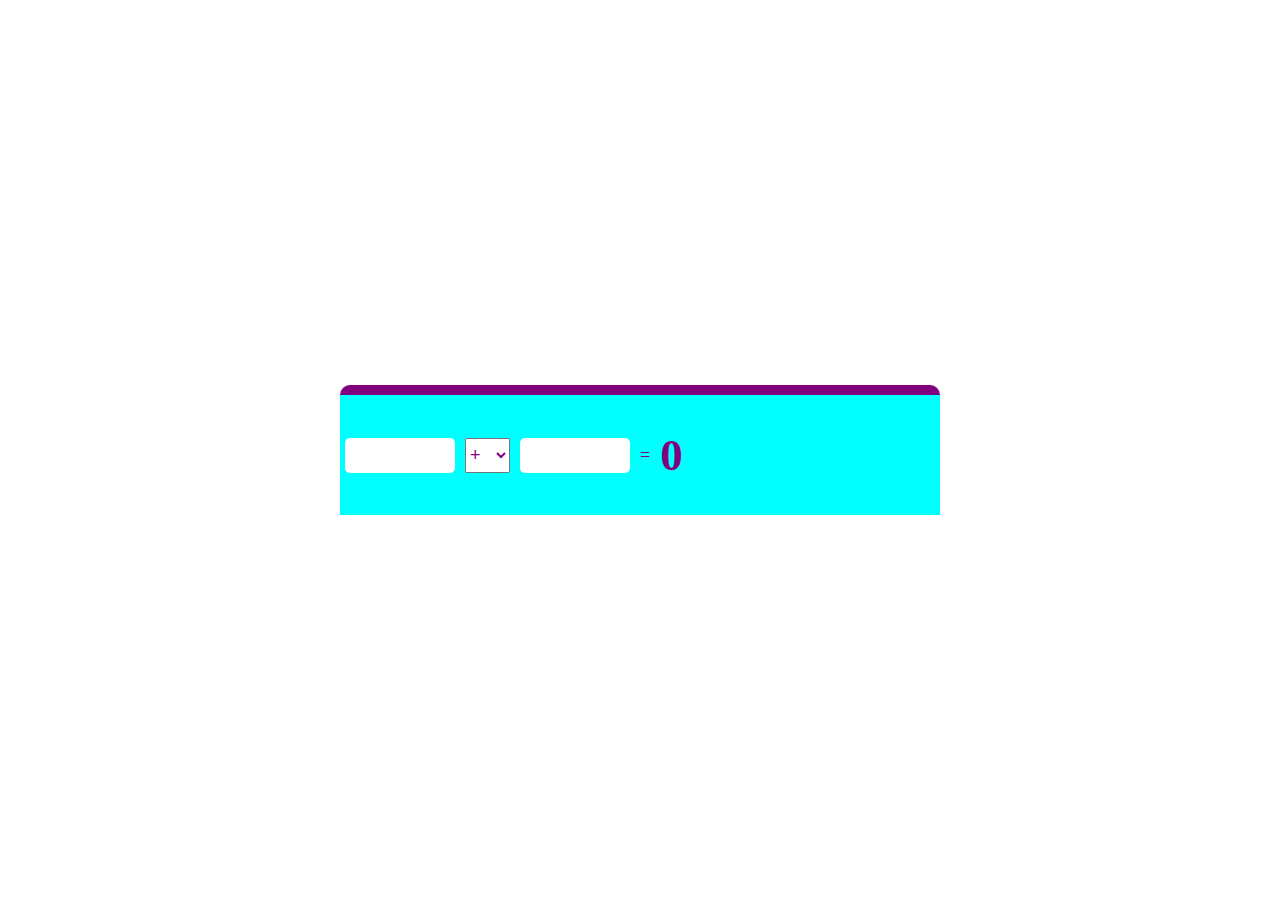
<file: 计算器/common/index.html>
<!DOCTYPE html>
<html lang="zh-cn">
<head>
    <meta charset="UTF-8">
    <title>Title</title>
    <link rel="stylesheet" href="css/index.css">
</head>
<body>
<form>
    <input type="text" id="firstIpt">
    <select id="operator">
        <option value="0">+</option>
        <option value="1">-</option>
        <option value="2">x</option>
        <option value="3">÷</option>
    </select>
    <input type="text" id="secondIpt">
    <label>=</label>
    <label id="result">0</label>
</form>

<script type="text/javascript" src="js/function.js"></script>
<script type="text/javascript" src="js/main.js"></script>
</body>
</html>
</file>
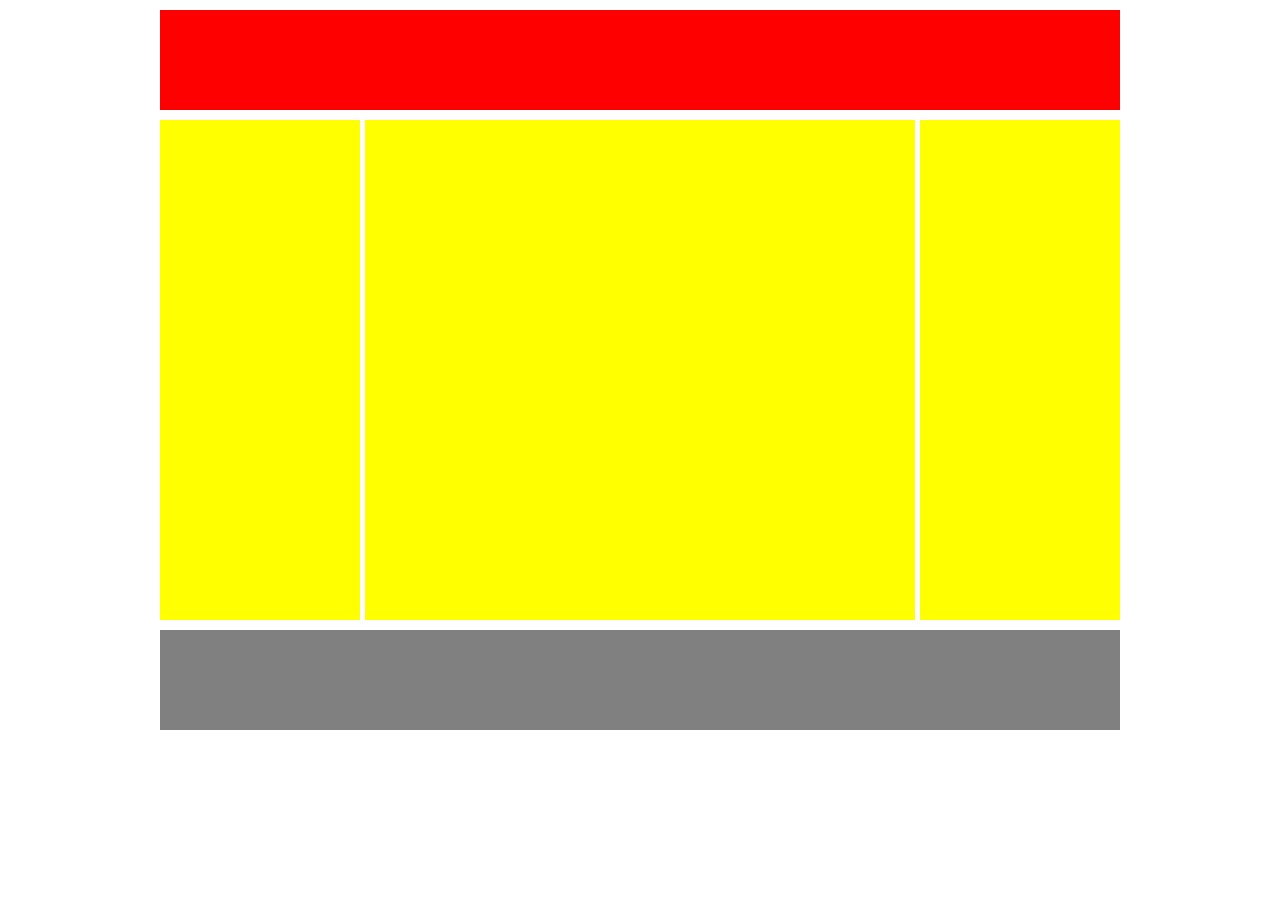
<file: 响应式布局/ResponsiveLayout/html/index.html>
<!DOCTYPE html>
<html lang="zh-cn">
<head>
	<meta charset="UTF-8">
	<title>响应式布局</title>
	<link rel="stylesheet" type="text/css" href="../css/index.css">
	<meta name="LiHongyao" content="http://www.51xuediannao.com/html+css/htmlcssjq/694.html">
</head>
<body>
	<header class="heading"></header>
	<section class="container">
		<div class="left"></div>
		<div class="main"></div>
		<div class="right"></div>
	</section>
	<footer  class="footing"></footer>
</body>
</html>
</file>
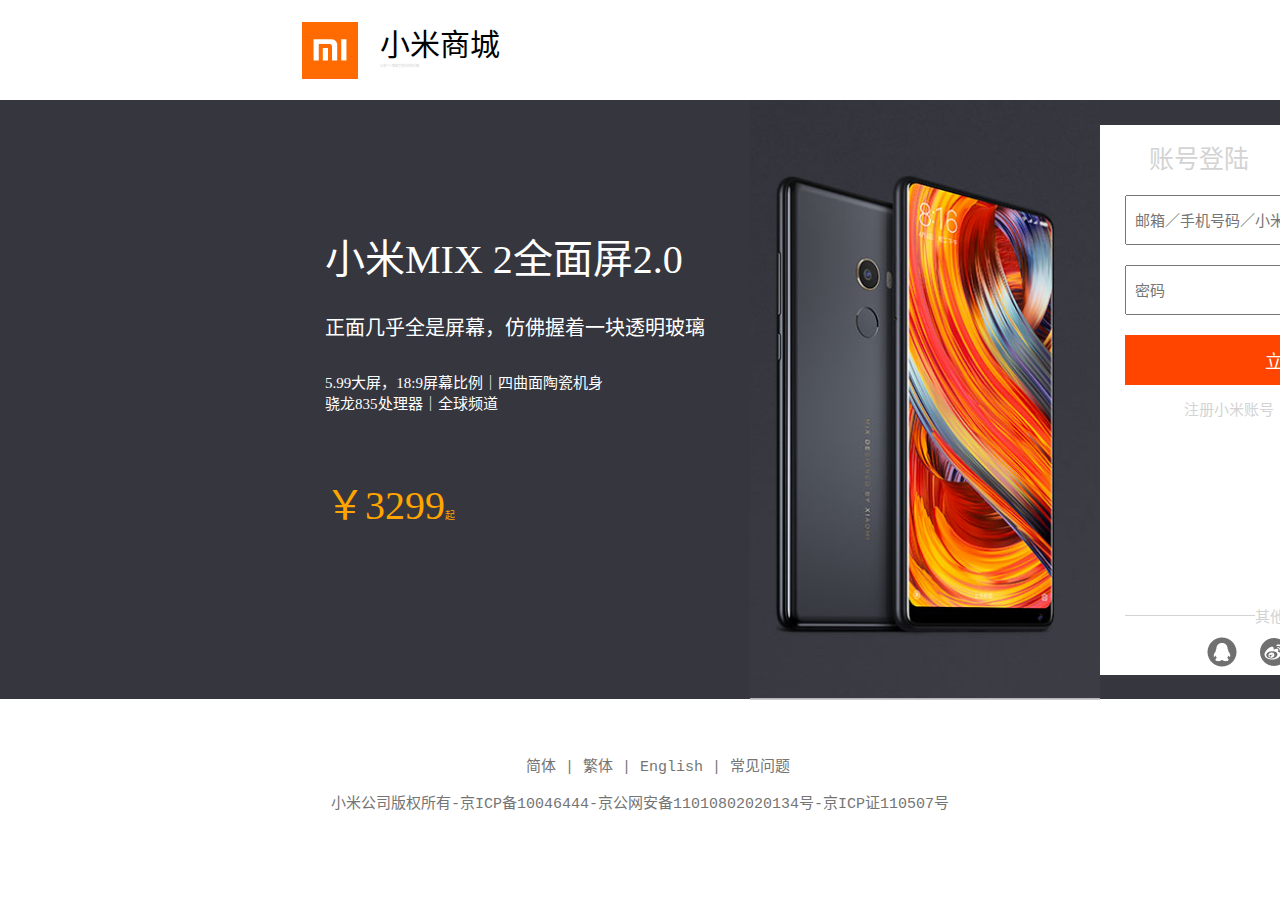
<file: Mi/common/Login.html>
<!DOCTYPE html>
<html lang="zh-cn">
<head>
    <meta charset="UTF-8">
    <title>登陆</title>
    <link rel="stylesheet" href="css/public.css">
    <link rel="stylesheet" href="css/Login.css">
</head>
<body>
<header>
    <div class="top-left fl clearFloat">

    </div>
    <div class="top-right fl clearFloat">
        <p>小米商城</p>
        <p>让每个人都能享受科技的乐趣</p>
    </div>
</header>
<main>
    <div class="middle-left fl clearFloat">
        <div class="middle-left-one">
            <h1>小米MIX 2全面屏2.0</h1>
            <h3>正面几乎全是屏幕，仿佛握着一块透明玻璃</h3>
            <p>5.99大屏，18:9屏幕比例｜四曲面陶瓷机身</p>
            <p style="padding-bottom: 60px">骁龙835处理器｜全球频道</p>
            <strong >￥3299</strong>
            <span>起</span>
        </div>
    </div>
    <div class="middle-middle fl clearFloat">

    </div>
    <div class="middle-right fl clearFloat">
        <div class="middle-right-content">
            <form action="myform">
                <div class="middle-right-top">
                    <span class="click1">账号登陆</span>
                    <span class="click2">扫码登陆</span>
                </div>
                <div class="middle-right-center1">

                    <input type="text" placeholder="邮箱／手机号码／小米ID">
                    <input type="password" placeholder="密码">
                    <button type="submit">立即登陆</button>
                    <a href="javascript:;">注册小米账号</a>
                    <a href="javascript:;">忘记密码</a>
                    <div class="center1">
                        <span class="line1"></span>
                        <span>其他登陆方式</span>
                        <span class="line2"></span>
                    </div>

                    <img src="imgs/qq (1).png" alt="">
                    <img src="imgs/weibo.png" alt="">
                    <img src="imgs/微信.png" alt="">
                    <img src="imgs/支付宝.png" alt="">
                </div>
                <div class="middle-right-center2">
                  text
                </div>
            </form>
        </div>
    </div>
</main>
<footer>
    <pre>     简体 | 繁体 | English | 常见问题 </pre>
    <pre>小米公司版权所有-京ICP备10046444-京公网安备11010802020134号-京ICP证110507号</pre>
</footer>
<script type="text/javascript" src="js/function.js"></script>
<script type="text/javascript" src="js/Login.js"></script>
</body>
</html>
</file>
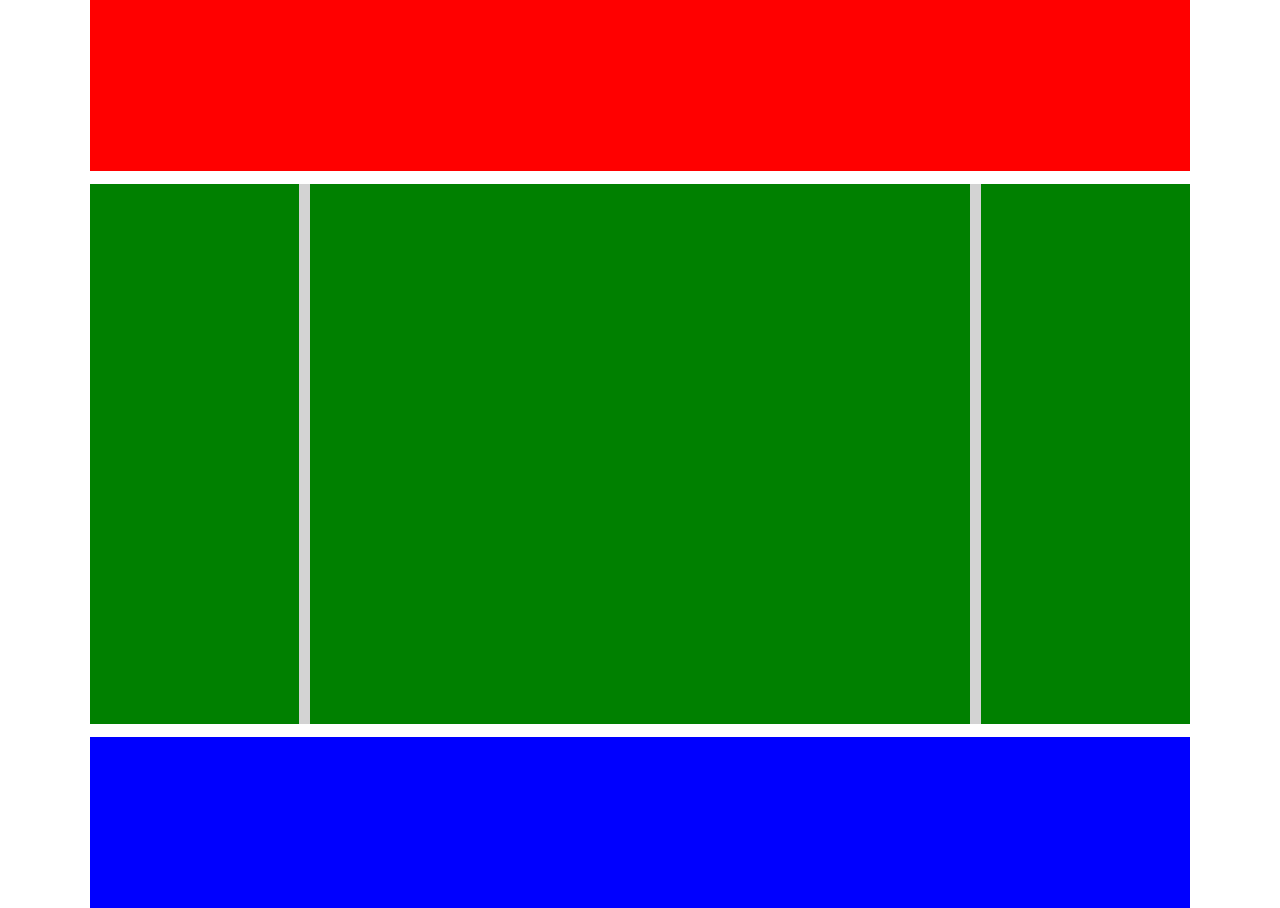
<file: 响应式布局/ResponsiveLayout/xiang.html>
<!DOCTYPE html>
<html lang="en">
<head>
    <link rel="stylesheet" href="css/xiang.css">
    <meta charset="UTF-8">
    <meta name="viewport" content="width=device-width,initial-scale=1">
    <title>Title</title>
</head>
<body>
    <header></header>
    <main>
        <div class="left"></div>
        <div class="content"></div>
        <div class="right"></div>
    </main>
    <footer></footer>
</body>
</html>
</file>
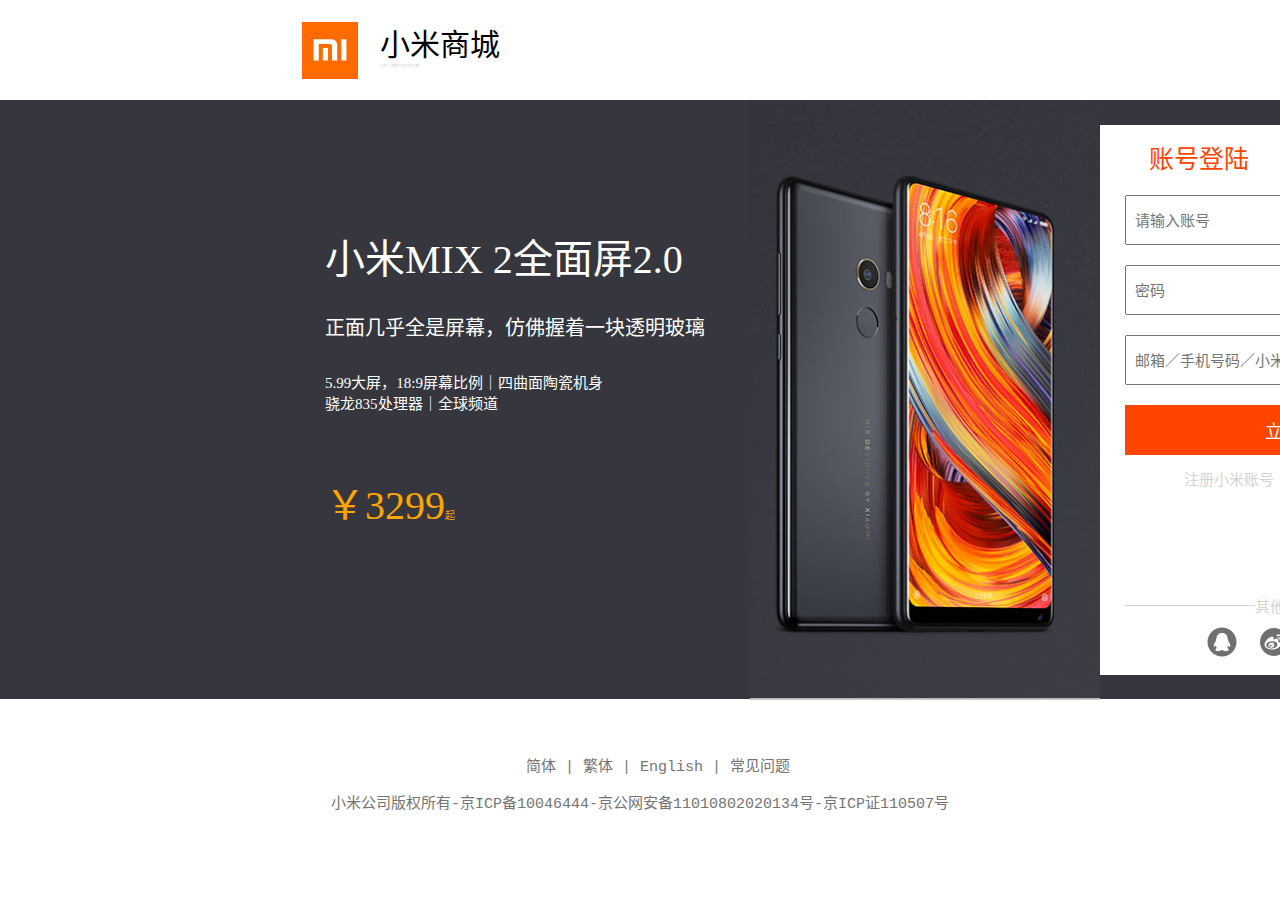
<file: 小米官网/common/Login.html>
<!DOCTYPE html>
<html lang="zh-cn">
<head>
    <meta charset="UTF-8">
    <title>登陆</title>
    <link rel="stylesheet" href="css/public.css">
    <link rel="stylesheet" href="css/Login.css">
</head>
<body>
<header>
    <div class="top-left fl clearFloat">

    </div>
    <div class="top-right fl clearFloat">
        <p>小米商城</p>
        <p>让每个人都能享受科技的乐趣</p>
    </div>
</header>
<main>
    <div class="middle-left fl clearFloat">
        <div class="middle-left-one">
            <h1>小米MIX 2全面屏2.0</h1>
            <h3>正面几乎全是屏幕，仿佛握着一块透明玻璃</h3>
            <p>5.99大屏，18:9屏幕比例｜四曲面陶瓷机身</p>
            <p style="padding-bottom: 60px">骁龙835处理器｜全球频道</p>
            <strong >￥3299</strong>
            <span>起</span>
        </div>

    </div>
    <div class="middle-middle fl clearFloat">

    </div>
    <div class="middle-right fl clearFloat">
        <div class="middle-right-content">
            <form action="myform">
                <div class="middle-right-top">
                    <span class="click1">账号登陆</span>
                    <span class="click2">扫码登陆</span>
                </div>
                <div class="middle-right-center1">
                    <input type="text" placeholder="请输入账号" id="account">
                    <input type="password" placeholder="密码" id="password">
                    <input type="text" placeholder="邮箱／手机号码／小米ID">

                    <button type="submit" id="login">立即登陆</button>
                    <a href="register.html">注册小米账号</a>
                    <a href="javascript:;">忘记密码</a>
                    <div class="center1">
                        <span class="line1"></span>
                        <span>其他登陆方式</span>
                        <span class="line2"></span>
                    </div>

                    <img src="imgs/qq (1).png" alt="">
                    <img src="imgs/weibo.png" alt="">
                    <img src="imgs/微信.png" alt="">
                    <img src="imgs/支付宝.png" alt="">
                </div>
                <div class="middle-right-center2">

                </div>
            </form>
        </div>
    </div>
</main>
<footer>
    <pre>     简体 | 繁体 | English | 常见问题 </pre>
    <pre>小米公司版权所有-京ICP备10046444-京公网安备11010802020134号-京ICP证110507号</pre>

</footer>


<script type="text/javascript" src="js/tools.js"></script>
<script type="text/javascript" src="js/function.js"></script>
<script type="text/javascript" src="js/Login.js"></script>
</body>
</html>
</file>
<file: MI_ Accessories/css/public.css>
@charset "UTF-8";

body, h1, h2, h3, h4, h5, h6, p, ul, li { margin: 0; padding: 0;}
html, body { width: 100%; height: 100%; }

a  { text-decoration: none; }
ul { list-style: none; }

.fl { float: left;}
.fr { float: right;}
.clearFloat { zoom: 1; }
.clearFloat:after { content: ''; display: block; height: 0; visibility: hidden; clear: both; }

.flex-center { display: flex; display: -webkit-flex; justify-content: center; align-items: center; }
</file>
<file: MI_ Accessories/css/index.css>
@charset "UTF-8";

body, .box-item:last-child { background: rgb(245, 245, 245)}

.container {
    width:1200px;
    min-width: 1200px;
    height: 50px;
    margin: 0 auto;
    position: relative;
}
.title {
    line-height: 50px;
    color: #333;
    font-weight: 200;
}
.menu-list {
    position: absolute;
    top: 50%;
    right: 0;
    transform: translateY(-50%);
}
.menu-list li {
    display: inline-block;
    margin-left: 25px;
    padding-bottom: 3px;
    transition: all .5s linear;
    border-bottom: 2px solid transparent;

    cursor: pointer;
    text-align: center;
    font-weight: 200;
    font-size: 16px;
    color: #424242;
}
.menu-list li.tab-active {
    border-color: #ff6700;
    color: #ff6700;
}


.box-list {
    width: 100%;
    height: 620px;

    display: flex;
    display: -webkit-flex;
    flex-wrap: wrap;
    justify-content: space-between;
    align-content: space-between;
}

.box-item {
    width:  235px;
    height: 300px;
    background: #fff;
    cursor: pointer;

    text-align: center;
    font-size: 13px;
    font-weight: 400;

    overflow: hidden;

    position: relative;
}

.box-item:nth-child(1), .box-item:nth-child(6) {
    background-size: 100% !important;
}

.box-item .img {
    width: 150px;
    height: 150px;
    background-size: 100% !important;
    margin:20px auto;
}

.box-item .title {
    color: #333;
    font-weight: normal;
    line-height: 20px;
}

.box-item .price {
    color: #ff6700;
}

.box-item .appraise {
    color: #b0b0b0;
    margin-top: 10px;
    font-size: 10px;
}

.box-item .tips {
    display: block;
    width: 64px;
    height: 20px;

    font-size: 12px;
    color: #fff;
    text-align: center;
    line-height: 20px;

    position: absolute;
    top: 0;
    left: 50%;
    transform: translateX(-50%);
}

.box-item .slider {
    width: 100%;
    height: 87px;
    background: #ff6700;
    transition: all .25s linear;
    box-sizing: border-box;
    text-align: left;
    padding: 5px 30px;
    font-size: 12px;

    position: absolute;
    bottom: -87px;
    left: 0;
}
.slider-appraise-des  { color: #fff; line-height: 20px;}
.slider-appraise-from { color: #d3d3d3;}

.box-item .top, .box-item .bottom {
    width: 100%;
    height: 140px;
    background: #fff;
}
.box-item .top-item {
    height: 100%;
    box-sizing: border-box;
    border: 1px solid #fff;
    text-align: left;

    display: flex;
    display: -webkit-flex;
    flex-direction: column;
    justify-content: center;
}

.box-item .fl {
    width: 60%;
    padding-left: 30px;
}
.box-item .fr {
    width: 40%;
    display: flex;
    display: -webkit-flex;
    justify-content: center;
    align-items: center;
}
.box-item .bottom { margin-top: 20px; }
.box-item .bottom .price { text-align: left;  }
.box-item .bottom .des {color: #b0b0b0; font-size: 12px; }

.box-item img {
    display: block;
    width: 80px;
    height: 80px;
}
.box-item .arrow {
    width: 60px;
    height: 60px;
    border-radius: 50%;
    box-sizing: border-box;
    background: #fff;
    border: 5px solid orange;

    text-align: center;
    line-height: 50px;
}


/*动画效果*/
.box-item:not(.flag), .top, .bottom {
    transition: all .15s linear;
}
.box-item:not(.flag):hover, .top:hover, .bottom:hover {
    transform: translateY(-2px);
    box-shadow: 0px 4px 10px 4px #d3d3d3;
}

.box-item:hover .slider{
    bottom: 0px;
}
</file>
<file: VideoTest/css/public.css>
@charset "UTF-8";

body, h1, h2, h3, h4, h5, h6, p, ul, li { margin: 0; padding: 0;}
html, body { width: 100%; height: 100%; }

a  { text-decoration: none; }
ul { list-style: none; }

.fl { float: left;}
.fr { float: right;}
.clearFloat { zoom: 1; }
.clearFloat:after { content: ''; display: block; height: 0; visibility: hidden; clear: both; }

.flex { display: flex; display: -webkit-flex; justify-content: center; align-items: center; }
</file>
<file: VideoTest/css/index.css>
@charset "UTF-8";

/**
    1、字体图标
 */
@font-face {
    font-family: 'iconfont';  /* project id 422918 */
    src: url('//at.alicdn.com/t/font_422918_p2mwfd6blbvmfgvi.eot');
    src: url('//at.alicdn.com/t/font_422918_p2mwfd6blbvmfgvi.eot?#iefix') format('embedded-opentype'),
    url('//at.alicdn.com/t/font_422918_p2mwfd6blbvmfgvi.woff') format('woff'),
    url('//at.alicdn.com/t/font_422918_p2mwfd6blbvmfgvi.ttf') format('truetype'),
    url('//at.alicdn.com/t/font_422918_p2mwfd6blbvmfgvi.svg#iconfont') format('svg');
}

.iconfont {
    font-family: "iconfont";
    font-style: normal;
    font-size: 32px;
    color: #fff;
    transition: color .25s linear;
}

.iconfont-close {
    font-family: "iconfont";
    font-style: normal;
    font-size: 30px;
    transition: color .25s linear;
}

.iconfont-play {
    font-family: "iconfont";
    font-style: normal;
    font-size: 60px;
    color: #fff;
    transition: color .25s linear;
}


/**
    2、基础样式
 */
body {background: rgb(245, 245, 245); }

.wrap {
    width: 90%;
    min-width: 1200px;
    height: auto;
    margin: 100px auto;
}

h1.title {
    font: normal normal 22px "宋体";
}

.video-list {
    width: 100%;
    margin-top: 30px;

    display: flex;
    justify-content: space-between;
}

.video-item {
    width: 290px;
    height: 285px;
    text-align: center;
    background: #fff;
    transition: all .25s ease-in;
}

.video-item:hover {
    transform: translateY(-2px);
    box-shadow: 2px 2px 6px 3px #d3d3d3;
}

.figure {
    width: 100%;
    height: 180px;
    margin-bottom: 28px;
    position: relative;
}
.figure:hover .iconfont {
    color: #ff6700;
}

.figure img {
    width: 100%;
    height: 100%;
}
.figure .play {
    display: block;
    width: 30px;
    height: 30px;
    text-align: center;

    position: absolute;
    left: 20px;
    bottom: 10px;
}

h3.title {
    font: normal 14px/26px "微软雅黑";
    cursor: pointer;
}
h3.title:hover {
    color: #ff6700;
}
p.desc {
    font-size: 12px;
    color: #b0b0b0;
}

/*弹出视频*/
.video-mask {
    width: 100%;
    height: 100%;
    background: rgba(0, 0, 0, .5);

    display: none;

    position: fixed;
    top: 50%;
    left: 50%;
    transform: translateX(-50%) translateY(-50%);
}

.video-box {
    width: 800px;
    height: 500px;

    position: absolute;
    top: 50%;
    left: 50%;
    transform: translateX(-50%) translateY(-50%);
}
.video-title {
    height: 50px;
    background: #fff;
    box-sizing: border-box;
    padding-left: 30px;

    font-size: 18px;
    font-weight: normal;
    line-height: 50px;
}
.video-show {
    width: 100%;
    height: calc(100% - 50px);
    background-size: cover !important;

    position: relative;
}

.video-play {
    cursor: pointer;
    position: absolute;
    top: 50%;
    left: 50%;
    transform: translateX(-50%) translateY(-50%);
}

.video-play:hover .iconfont-play{
    color: #ff6700;
}




.video-close {
    cursor: pointer;
    transition: color .15s ease-in-out;
    position: absolute;
    right: 20px;
    top: 7px;
}
.video-close:hover {
    color: #ff6700;
}


.video-show video {
    width: 100%;
    height: 100%;
    display: none;
}
</file>
<file: 轮播图/css/index.css>
@charset "UTF-8";

.wrap {
    width:  520px;
    height: 280px;
    margin: 100px auto;
    font-size: 0;

    overflow: hidden;

    position: relative;
}

.img-box {
    width: calc(8 * 520px);
    height: 280px;
    position: absolute;
    top: 0;
    left: -520px;
}


.btn {
    display: inline-block;
    width: 45px;
    height: 35px;
    background: red;
    position: absolute;
    top: 50%;
    transform: translateY(-50%);
}
.prev {
    left: 10px;
    background: url("../imgs/left.png")  no-repeat center center;
}
.next {
    right: 10px;
    background: url("../imgs/right.png") no-repeat center center;
}

.idot-box {
    width: 100%;
    height: 9px;
    text-align: center;

    position: absolute;
    left: 0;
    bottom: 20px;
}

.idot {
    display: inline-block;
    width:  9px;
    height: 9px;
    margin: 0 6px;
    border-radius: 50%;
    background: purple;
}
.active {
    background: orange;
}
</file>
<file: 内容/common/stylesheets/index.css>
@charset "UTF-8";

body {background: rgb(245, 245, 245);}
body, ul, li, h1, h3 {margin: 0; padding: 0;}
li {list-style: none;}
a  {text-decoration: none;}
*  {box-sizing: border-box;}

.wrap-one {
    width:  295px;
    height: 430px;
    overflow: hidden;
    background: #fff;

    border-top: 1px solid rgb(229, 57, 53);
    transition: all .25s linear;

    position: absolute;
    top: 0; right: 0; bottom: 0; left: 0;
    margin: auto;
}

.wrap-one:hover {
    transform: translateY(-2px);
    box-shadow: 2px 2px 5px 2px #ccc;
}

/*标题*/
.wrap-one .title-one {
    width: inherit;
    height: 70px;

    text-align: center;
    font: normal normal 16px/70px '宋体';
    color: rgb(229, 57, 53);
}

/*详情*/
.wrap-one .detail-list-one {
    width: calc(4 * 295px);
    height: 360px;

    font-size: 0;

    position: absolute;
    top: 70px;
    left: 0;


}

.wrap-one .detail-list-one .list-item-one {
    width: 295px;
    height: inherit;

    display: inline-block;
    vertical-align: top;
    position: relative;
    text-align: center;
    font-size: 16px;
}

.wrap-one .detail-list-one .list-item-one .title-one {
    font-size: 20px;
}
.wrap-one .detail-list-one .list-item-one .sub-title {
    margin: 10px auto;
}
.wrap-one .detail-list-one .list-item-one .des {
    display: block;
    font-size:   12px;
    line-height: 20px;
    color: #b0b0b0;
    white-space: pre-wrap;
}
.wrap-one .detail-list-one .list-item-one .price {
    display: block;
    margin: 30px auto;
}

/*原点*/
.wrap-one .idots-box-one {
    width: inherit;
    text-align: center;

    position: absolute;
    left: 0;
    bottom: 20px;
}
.wrap-one .idots-box-one .idot-item-one {
    width:  6px;
    height: 6px;
    display: inline-block;
    vertical-align: middle;
    border-radius: 50%;
    margin: 0 5px;
    background-color: #ccc;

    cursor: pointer;
}

.wrap-one .idots-box-one .active {
    width:  10px;
    height: 10px;
    background-color: #fff;
    border: 2px solid #ffa500;
}
/*按钮*/
.wrap-one .btnContent {
    display: inline-block;
    width:  20px;
    height: 40px;

    opacity: 0;
    transition: all .25s linear;
    position: absolute;
    top: 50%;
    transform: translateY(-50%);
}

.wrap-one:hover .btnContent{
    opacity: 1;
}
.wrap-one .btnContent:hover {
    background-color: gray;
}

.wrap-one .prevContent {
    left: 0;
    background: lightgray url("../imgs/left.png") no-repeat center;

}
.wrap-one .nextContent {
    right: 0;
    background: lightgray url("../imgs/right.png") no-repeat center;
}
</file>
<file: 图片淡入淡出/common/stylesheets/index.css>
@charset "UTF-8";

* {margin: 0; padding: 0;}
li {list-style: none;}
body {background: #000;}





div.wrap {
    width: 100%;
    min-width: 1200px;
    height: 650px;
    /*绝对居中*/
    position: absolute;
    top: 0; right: 0; bottom: 0;  left: 0;
    margin: auto;
}

/*设置图片相关样式*/
ul.imgs-box-one {
    width: inherit;
    height: inherit;
    position: relative;
}

ul.imgs-box-one li {
    width: inherit;
    height: inherit;
    /*绝对定位，图片重叠，默认隐藏*/
    position: absolute;
    opacity: 0;
}


ul.imgs-box-one li img {
    width: inherit;
    height: inherit;
}

/*设置按钮相关样式*/
div.wrap .btns .btn {
    width: 32px;
    height: 60px;
    opacity: 0;
    cursor: pointer;
    background-size: contain !important;
    transition: opacity .25s linear;

    position: absolute;
    top: 50%;
    transform: translateY(-50%);

    z-index: 2;
}
div.wrap .btns .prevOne {
    left: 20px;
    background: url("../imgs/arr_left.png") no-repeat center;
}
div.wrap .btns .nextOne {
    right: 20px;
    background: url("../imgs/arr_right.png") no-repeat center;
}

div.wrap:hover .btn {
    opacity: 1;
}

/*设置指示器相关样式*/
ul.idots-box-one {
    width: inherit;
    text-align: center;

    position: absolute;
    left: 0;
    bottom: 20px;

    z-index: 2;
}
ul.idots-box-one .idot-item {
    width: 67px;
    height:3px;
    margin: 5px;
    background: #fff;
    opacity: .85;
    display: inline-block;
    cursor: pointer;

    transition: background .25s linear;
}
ul.idots-box-one li.active {
    background: orange;
}
</file>
<file: 小米官网/common/css/public.css>
@charset "UTF-8";

body, ul, li, nav, h3, p { margin: 0; padding: 0;}
a  { text-decoration: none; }
ul { list-style: none; }

.fl { float: left; }
.fr { float: right; }
.clearFloat { zoom: 1; }
.clearFloat:after {
    content: '';
    display: block;
    visibility: hidden;
    height: 0;
    clear: both;
}
.flex { display: flex; display: -webkit-flex; justify-content: center; align-items: center; }
</file>
<file: 小米官网/common/css/index.css>
@charset "UTF-8";
html{
    width: 1921px;
    height: 7000px;
}

/*头部*/
header{
    width: auto;
    height: 150px;
    min-width: 1100px;
    position: relative;
}
.top{
    width: auto;
    height: 120px;
    background-color: #264693;

}
.top .middle1{
    width: 900px;
    height: 120px;
    position: absolute;
    left: 50%;
    transform: translateX(-50%);
}
.middle1-left{
    width: 450px;
    height: 120px;
    padding-top: 20px;
}
.middle1-left pre{
    font-size: 30px;
    display: inline-block;
    margin: 0 0;
    font-weight: normal;
}
.middle1-left span:first-of-type{
    color: white;
    font-weight: normal;
}
.middle1-left p:first-of-type{
    display: inline-block;
    font-size: 30px;
    color: #F5CA85;
}
.middle1-left p:first-of-type span:last-of-type{
    display: inline-block;
    color:  #F5CA85;
    font-weight: normal;
    font-size: 10px;
}
.middle1-left button{
    display: inline-block;
    width: 150px;
    height: 30px;
    background-color: #F5CA85;
    color: #264693;
    font-size: 20px;
    border: none;
}
.bottom{
    width: auto;
    height: 30px;
    background-color: #333333;
}
.bottom .middle2{
    width: 1200px;
    height: 30px;
    position: absolute;
    left: 50%;
    transform: translateX(-50%);
}
.middle2-left{
    text-align: center;
    font-size: 13px;
    color: #d3d3d3;
    margin: 5px;

}
.middle2-left ul li a{
    color: lightgrey;
}
.middle2-left ul li{
    display: inline-block;
    padding-left: 8px;
}
.middle2-left ul li:hover a{
    color: white;
}
.middle2-right ul li{
    display: inline-block;
    padding-left: 10px;
}
.middle2-right{
    text-align: center;
    font-size: 13px;
    color: #d3d3d3;
    margin: 5px;
}
.middle2-right ul li a{
    color: lightgrey;
}
.middle2-right ul li:hover a{
    color: white;
}
.middle2-right ul li:last-of-type:hover {
    color: orangered;
}


/*中间*/


main{
    width: inherit;
    height: auto;
    position: absolute;
    left: 50%;
    transform: translateX(-50%);

}
/*列表*/
.content-top{
    width: 1200px;
    height: 120px;
    background-color: white;
    box-sizing: border-box;
    float: left;
    font-size: 0;
    position: relative;

}
.content-top-left{
    width: 200px;
    height: 120px;
}
.content-top-left img{
    position: absolute;
    top: 50%;
    transform: translateY(-50%);
}
.content-top-center {
    width: 700px;
    height: 120px;
    position: absolute;
    left: 200px;
    top: 0px;
    display: flex;
    align-items: center;

}
.decline{
    text-align: center;
    width: 2358px;
    min-width: 1100px;
    height: 300px;
    background-color: green;
    position: absolute;
    top:120px;
    left: -1000px;
    display: none;
}

.decline-list{
    font-size: 30px;
}










/*列表*/

.content-top-center ul li{
    display: inline-block;
    padding-left: 15px;
    /*margin-left: 20px;*/
    /*max-height: 0;*/
    /*max-width: 0;*/

}
.content-top-center ul li:hover a{
    color: orangered;
}
.content-top-center ul li a{
    font-size: 16px;
    font-weight: normal;
    color: #333333;
}
.content-top-right{
    width: 300px;
    height: 120px;
    position: absolute;
    left: 900px;
    top: 0px;
}
.content-top-right form input{
    width: 238px;
    height: 40px;
    position: absolute;
    top: 50%;
    transform: translateY(-50%);
}
#picture{
    height: 42px;
    width: 52px;
    border: 1px solid #d3d3d3;
    position: absolute;
    top: 50%;
    transform: translateY(-50%);
    left: 245px;
    background: url("../imgs/搜索.png") no-repeat center center;
    background-size: contain;
}






/*淡入淡出*/
.allPicture{
    width: 1200px;
    height: 460px;
    overflow: hidden;
    font-size: 0;
    position: relative;
    /*background: url("../imgs/yyy.jpg") no-repeat;*/
    background-color: blueviolet;
}
.wrap{
    width: 1200px;
    height: 460px;
    background-color: salmon;
}
ul.imgs-box-one {
    width: inherit;
    height: inherit;
    position: relative;
}

ul.imgs-box-one li {
    width: inherit;
    height: inherit;
    /*绝对定位，图片重叠，默认隐藏*/
    position: absolute;
    opacity: 0;
}


ul.imgs-box-one li img {
    width: inherit;
    height: inherit;
}
/*设置指示器相关样式*/
ul.idots-box-one {
    width: inherit;
    text-align: center;

    position: absolute;
    left: 500px;
    bottom: 20px;

    z-index: 2;
}
ul.idots-box-one .idot-item {
    border-radius: 50%;
    width: 10px;
    height:10px;
    margin: 5px;
    background: #fff;
    opacity: .85;
    display: inline-block;
    cursor: pointer;

    transition: background .25s linear;
}
ul.idots-box-one li.active {
    background: orange;
}
/*设置按钮相关样式*/
div.wrap .btns .btn {
    width: 22px;
    height: 35px;
    background-color: lightgrey;
    cursor: pointer;
    background-size: contain !important;
    transition: opacity .25s linear;

    position: absolute;
    top: 50%;
    transform: translateY(-50%);

    z-index: 2;
}
div.wrap .btns .prevOne {
    left: 290px;
    background: url("../imgs/arr_left.png") no-repeat center;
}
div.wrap .btns .nextOne {
    right: 20px;
    background: url("../imgs/arr_right.png") no-repeat center;
}

div.wrap:hover .btn {
    opacity: 1;
}



/*左侧列表容器*/
.suspension{
    position: relative;
    width: 270px;
    height: 460px;
    background-color: rgba(0,0,0,0.6);
    position: absolute;
    top: 120px;
    left: 0;
    z-index: 10;

}
.suspension ul li{
    width: 270px;
    height: 46px;
    font-size: 15px;
    text-align: center;
    line-height: 46px;
    position: relative;
    z-index: 10;
}
.suspension ul li a{
    color: lightgrey;
}

.suspension ul li img{
    width: 14px;
    height: 14px;
    position: absolute;
    top:11px;
    left: 230px;
}
.suspension ul li:hover{

    background-color: orangered;
}

/*左侧列表容器的列表*/
.listmove{
    width: 300px;
    height: 460px;
    background-color: white;
    position: absolute;
    top: -322px;
    left: 270px;
    border: 1px solid #d3d3d3;
    display: none;
}
.listmove ul li{
    position: relative;

}
.listmove ul li a{
    color:black;
}
.listmove ul li img{
    position: absolute;
    left: 20px;
    top: 10px;
}
.listmove ul li:hover{
    background-color: white;
}
.listmove ul li:hover a{
    color:orangered;
}


.listmove1{
    width: 300px;
    height: 460px;
    background-color: white;
    position: absolute;
    top: -368px;
    left: 270px;
    border: 1px solid #d3d3d3;
    display: none;
}
.listmove1 ul li{
    position: relative;

}
.listmove1 ul li a{
    color:black;
}
.listmove1 ul li img{
    position: absolute;
    left: 20px;
    top: 10px;
}
.listmove1 ul li:hover{
    background-color: white;
}
.listmove1 ul li:hover a{
    color:orangered;
}

.listmove2{
    width: 300px;
    height: 460px;
    background-color: white;
    position: absolute;
    top: -414px;
    left: 270px;
    border: 1px solid #d3d3d3;
    display: none;
}
.listmove2 ul li{
    position: relative;

}
.listmove2 ul li a{
    color:black;
}
.listmove2 ul li img{
    position: absolute;
    left: 20px;
    top: 10px;
}
.listmove2 ul li:hover{
    background-color: white;
}
.listmove2 ul li:hover a{
    color:orangered;
}
.suspension ul li:nth-of-type(8):hover .listmove{
    display: block;
}
.suspension ul li:nth-of-type(9):hover .listmove1{
    display: block;
}
.suspension ul li:last-of-type:hover .listmove2{
    display: block;
}
















/*中间几部分*/

.section{
    width: 1960px;
    height: 5200px;
    background-color: #F5F5F5;
    position: absolute;
    left: -400px;
    top: 1250px;
}

.content-smart{
    width: 1200px;
    height: 650px;
    /*background-color: blueviolet;*/
    margin: 20px 400px;
}

.content-accessories{
    width: 1200px;
    height: 650px;
    /*background-color: blueviolet;*/
    margin: 20px 400px;
}
.content-surrounding{
    width: 1200px;
    height: 680px;
    /*background-color: blueviolet;*/
    margin: 20px 400px;
}
.content-recommended{
    width: 1200px;
    height: 350px;
    margin: 20px 400px;
}

.content-content{
    width: 1200px;
    height: 450px;
    /*background-color: blueviolet;*/
    margin: 20px 400px;
}

/*尾部*/
footer{
    width: auto;
    height: 440px;
    background-color: #FAFAFA;
    margin: 6600px 0 0;
}
footer .end{
    width: 1200px;
    height: 440px;
    background-color: #FAFAFA;
    margin: 0 auto;
}
footer .end .end1{
    width: 1200px;
    height: 270px;
    background-color: #FAFAFA;
    position: relative;
}
footer .end .end2{
    width: 1200px;
    height: 170px;
    background-color: #FAFAFA;
}
footer .end .end1 .end1-top{

    width: 1200px;
    height: 80px;
    border-bottom: 1px solid #d3d3d3;
}
footer .end .end1 .end1-top ul li img{
    position: absolute;
    top:-4px;
    left: 22px;

}
footer .end .end1 .end1-top ul li{
    text-align: center;
    /*line-height: 80px;*/
    margin-top: 25px;
    width: 239px;
    height: 30px;
    float: left;
    position: relative;
    border-left:1px solid #d3d3d3;
}
footer .end .end1 .end1-top ul li a{
    color: #616161;
}
footer .end .end1 .end1-top ul li:hover a{
    color: orangered;
}
footer .end .end1 .end1-top ul li:first-of-type{
    border: none;
}

/*尾部列表*/
.end1-bottom{
    width: 960px;
    height: 190px;
    background-color: #FAFAFA;
    position: relative;
}
.end1-bottom-left{
    width: 960px;
    height: 130px;
    background-color: #FAFAFA;
    position: absolute;
    top: 50%;
    transform: translateY(-50%);
    border-right: 1px solid #d3d3d3;
}
.end1-bottom-left1 li{
    display: inline-block;
    padding-top: 20px;
    padding-right: 40px;
}
.end1-bottom-left2 li{
    display: block;
    padding-top: 6px;
}
.end1-bottom-left1 li>p{
    color: #616161;
}
.end1-bottom-left2 li a{
    font-size: 12px;
    color: #616161;
}
.end1-bottom-left2 li:hover a{
    color: orangered;
}
.en1-bottom-right{
    width: 240px;
    height: 190px;
    background-color: #FAFAFA;
    position: absolute;
    top: 80px;
    right: 0px;


}
.en1-bottom-right h3{
    font-size: 25px;
    padding-top: 40px;
    color: orangered;
}
.en1-bottom-right pre{
    padding-left: 20px;
}
.en1-bottom-right button{
    width: 120px;
    height: 30px;
    background-color: #FAFAFA ;
    border-color: orangered;
    color: orangered;
    box-shadow: 0 0 0  0;
    margin-left: 40px;
}

/*视频部分*/
.content-radio{
    width: 1200px;
    height: 380px;
    /*background-color: blueviolet;*/
    margin: 20px 400px;
    position: relative;
}
@font-face {
    font-family: 'iconfont';  /* project id 422918 */
    src: url('//at.alicdn.com/t/font_422918_p2mwfd6blbvmfgvi.eot');
    src: url('//at.alicdn.com/t/font_422918_p2mwfd6blbvmfgvi.eot?#iefix') format('embedded-opentype'),
    url('//at.alicdn.com/t/font_422918_p2mwfd6blbvmfgvi.woff') format('woff'),
    url('//at.alicdn.com/t/font_422918_p2mwfd6blbvmfgvi.ttf') format('truetype'),
    url('//at.alicdn.com/t/font_422918_p2mwfd6blbvmfgvi.svg#iconfont') format('svg');
}

.iconfont {
    font-family: "iconfont";
    font-style: normal;
    font-size: 32px;
    color: #fff;
    transition: color .25s linear;
}

.iconfont-close {
    font-family: "iconfont";
    font-style: normal;
    font-size: 30px;
    transition: color .25s linear;
}

.iconfont-play {
    font-family: "iconfont";
    font-style: normal;
    font-size: 60px;
    color: #fff;
    transition: color .25s linear;
}


/**
    2、基础样式
 */
body {background: rgb(245, 245, 245);}

.wrap1 {
    width: 90%;
    min-width: 1200px;
    height: auto;
    margin: 100px auto;
    /*position: relative;*/
}

h1.title {
    font: normal normal 22px "宋体";
}

.video-list {
    width: 100%;
    margin-top: 30px;

    display: flex;
    justify-content: space-between;
}

.video-item {
    width: 290px;
    height: 285px;
    text-align: center;
    background: #fff;
    transition: all .25s ease-in;
}

.video-item:hover {
    transform: translateY(-2px);
    box-shadow: 2px 2px 6px 3px #d3d3d3;
}

.figure {
    width: 100%;
    height: 180px;
    margin-bottom: 38px;
    position: relative;
}
.figure:hover .iconfont {
    color: #ff6700;

}

.figure img {
    width: 100%;
    height: 100%;
}
.figure .play {
    display: block;
    width: 30px;
    height: 30px;
    text-align: center;
    position: absolute;
    left: 20px;
    top: 140px;
}


h3.title {
    font: normal 14px/26px "微软雅黑";
    cursor: pointer;
}
h3.title:hover {
    color: #ff6700;
}
p.desc {
    font-size: 12px;
    color: #b0b0b0;
}

/*弹出视频*/
.video-mask {
    width: 100%;
    height: 100%;
    background: rgba(0, 0, 0, .5);

    display: none;

    position: absolute;
    top: 50%;
    left: 50%;
    transform: translateX(-50%) translateY(-50%);
}

.video-box {
    width: 800px;
    height: 500px;

    position: absolute;
    top: 50%;
    left: 50%;
    transform: translateX(-50%) translateY(-50%);
}
.video-title {
    height: 50px;
    background: #fff;
    box-sizing: border-box;
    padding-left: 30px;

    font-size: 18px;
    font-weight: normal;
    line-height: 50px;
}
.video-show {
    width: 100%;
    height: calc(100% - 50px);
    background-size: cover !important;

    position: relative;
}

.video-play {
    cursor: pointer;
    position: absolute;
    top: 50%;
    left: 50%;
    transform: translateX(-50%) translateY(-50%);
}

.video-play:hover .iconfont-play{
    color: #ff6700;
}




.video-close {
    cursor: pointer;
    transition: color .15s ease-in-out;
    position: absolute;
    right: 20px;
    top: 7px;
}
.video-close:hover {
    color: #ff6700;
}


.video-show video {
    width: 100%;
    height: 100%;
    display: none;
}


















/*广告部分*/
.content-advertising{
    width: inherit;
    height: 170px;
    margin-top: 20px;
    font-size: 0px;
}
.content-advertising-one{
    width: 270px;
    height: 170px;
    display: inline-block;


}
.content-advertising-one table{
    text-align: center;
    vertical-align: middle;
    margin: 5px;
    background-color: #5F5750;
}
.content-advertising-one table tr td{
    color: #CFCDCB;
    font-size: 15px;
}
.content-advertising-one table tr td:hover{
    color: white;
}
.content-advertising-one table tr td img{
    width: 80px;
    height: 50px;
}

.content-advertising-two{
    width: 300px;
    height: 170px;
    background: url("../imgs/aaa.jpg") no-repeat;
    background-size: cover;
    display: inline-block;
    margin-left: 10px;
}
.content-advertising-three{
    width: 300px;
    height: 170px;
    background: url("../imgs/sss.jpg") ;
    background-size: cover;
    display: inline-block;
    margin-left: 10px;
}
.content-advertising-four{
    width: 300px;
    height: 170px;
    background: url("../imgs/ddd.jpg") ;
    background-size: cover;
    display: inline-block;
    margin-left: 10px;
}





/*小米明星单品*/
.item{
    width: inherit;
    height: 400px;
    margin-top: 20px;
    overflow: hidden;
}
.item-top{
    width: 1200px;
    height: 50px;
    position: relative;
    line-height: 50px;
}
.item-top h1{
    font-size: 20px;
    font-weight: normal;
}
.item-top button{
    width: 40px;
    height: 20px;
    background-color: #F5F5F5;
    border: 1px solid #d3d3d3;

    /*float: right;*/
}
.befour{
    background:url("../imgs/left01.png") no-repeat center center;
    background-size: contain;
}
.after{
    background:url("../imgs/right02.png") no-repeat no-repeat center center;
    background-size: contain;
}
.right-img{
    width: 100px;
    height: 50px;
    /*float: left;*/
    position: absolute;
    left: 1080px;
    top:  5px;
}
.item-bottom1{
    width: 1200px;
    height: 350px;
}
.item-bottom1-one{
    text-align: center;
    width: 230px;
    height: 350px;
    margin-left:10px;
    background-color: white;
    float: left;
}
.item-bottom1-one img{
    width: 210px;
    height: 210px;
    background-color: white;
}
.item-bottom1-one p:last-of-type{
    padding-top: 30px;
    color: orangered;
}
.item-bottom1-one p:first-of-type{
    font-weight: normal;
    padding-top: 10px;
}
.item-bottom1-one p:nth-of-type(2){
    color: #B0B4BB;
    font-size: 13px;
}
.item-bottom-box{
    width: 1200px;
    height: 350px;
    position: relative;
}



.item-bottom2{
    width: 1200px;
    height: 350px;
    position: absolute;
    top: 0;
    left: 1200px;
}
.item-bottom3{
    width: 1200px;
    height: 350px;
    position: absolute;
    top: 0;
    left: -1200px;
}
.item-bottom4{
    width: 1200px;
    height: 350px;
    position: absolute;
    top: 0;
    left: 2400px;
}
.item-bottom2-one{
    text-align: center;
    width: 230px;
    height: 350px;
    margin-left:10px;
    background-color: white;
    float: left;
}
.item-bottom2-one img{
    width: 210px;
    height: 210px;
}
.item-bottom2-one p:last-of-type{
    padding-top: 30px;
    color: orangered;
}
.item-bottom2-one p:first-of-type{
    font-weight: normal;
    padding-top: 10px;
}
.item-bottom2-one p:nth-of-type(2){
    color: #B0B4BB;
    font-size: 13px;
}









/*家电*/

.content-furniture{
    width: 1200px;
    height: 650px;
    /*background-color: blueviolet;*/
    margin: 20px 400px;
}
.content-furniture-top{
    width: 1200px;
    height: 50px;
    /*background-color: #F5CA85;*/
    position: relative;
    line-height: 50px;

}
.content-furniture-top h1{
    font-size: 25px;
    font-weight: normal;
}
.movespan{
    position: relative;
    position: absolute;
    top: 0;
    left: 950px;
}
.movespan ul li:hover a{
    color: orangered;
    border-bottom: 1px solid orangered;
}
.movespan ul li:hover .hot{
    display: block;
}
.movespan ul li:nth-of-type(2):hover .tv{
    display: block;
}
.movespan ul li:nth-of-type(3):hover .computer{
    display: block;
}
.movespan ul li:last-of-type:hover .furniture{
    display: block;
}

.movespan ul li{
    display: inline-block;
}
.movespan ul li a{
    padding-left: 10px;
}
.content-furniture-button .leftimg{
    width: 270px;
    height: 600px;
    background: url("../imgs/9.jpg");
    background-size: cover;
}
.content-furniture-button .leftimg:hover{
    transform: translateY(-2px);
    box-shadow: 2px 2px 6px 3px #d3d3d3;
}
.hot{
    width: 930px;
    height: 600px;
    /*background-color: greenyellow;*/
    position: absolute;
    top: 50px;
    left: -680px;
    font-size: 0;
    /*display: none;*/
}
.hot-items{
    position: relative;
    width: 223px;
    height: 280px;
    /*background-color: firebrick;*/
    display: inline-block;
    margin-left: 9px;
    margin-top: 5px;
}
.orange-float{
    width: 223px;
    height: 70px;
    background-color: orangered;
    position: absolute;
    top: 210px;
    left: 0px;
    display: none;
}
.orange-float p{
    line-height: 14px;
    font-size: 13px;
    color: white;
    padding-left: 10px;
}
.hot-items:hover .orange-float{
    display: block;
}
.hot-items:hover{
    transform: translateY(-2px);
    box-shadow: 2px 2px 6px 3px #d3d3d3;
}

.hot-items-one{
    width: 223px;
    height: 125px;
    /*background-color: blueviolet;*/
    margin-top: 10px;
}
.hot-one{
    background: url("../imgs/Z1.png");
    background-size: cover;
}
.hot-two{
    background: url("../imgs/Z2.png");
    background-size: cover;
}
.hot-three{
    background: url("../imgs/Z3.png");
    background-size: cover;
}
.hot-four{
    background: url("../imgs/Z4.png");
    background-size: cover;
}
.hot-five{
    background: url("../imgs/Z5.png");
    background-size: cover;
}
.hot-six{
    background: url("../imgs/Z6.png");
    background-size: cover;
}
.hot-seven{
    background: url("../imgs/Z7.png");
    background-size: cover;
}
.hot-eight{
    background: url("../imgs/Z8.png");
    background-size: cover;
}
.hot-nine{
    background: url("../imgs/Z9.png");
    background-size: cover;
}
.hot-eight:hover{
    transform: translateY(-2px);
    box-shadow: 2px 2px 6px 3px #d3d3d3;
}
.hot-nine:hover{
    transform: translateY(-2px);
    box-shadow: 2px 2px 6px 3px #d3d3d3;
}


.tv{
    width: 930px;
    height: 600px;
    /*background-color: greenyellow;*/
    position: absolute;
    top: 50px;
    left: -680px;
    font-size: 0;
    display: none;
}
.tv-items{
    width: 223px;
    height: 280px;
    /*background-color: firebrick;*/
    display: inline-block;
    margin-left: 9px;
    margin-top: 5px;

}
.tv-items:hover{
    transform: translateY(-2px);
    box-shadow: 2px 2px 6px 3px #d3d3d3;
}
.tv-items-one{
    width: 223px;
    height: 125px;
    /*background-color: blueviolet;*/
    margin-top: 10px;
}
.tv-one{
    background: url("../imgs/X1.png");
    background-size: cover;
}
.tv-two{
    background: url("../imgs/X2.png");
    background-size: cover;
}
.tv-three{
    background: url("../imgs/X3.png");
    background-size: cover;
}
.tv-four{
    background: url("../imgs/X4.png");
    background-size: cover;
}
.tv-five{
    background: url("../imgs/X5.png");
    background-size: cover;
}
.tv-six{
    background: url("../imgs/X6.png");
    background-size: cover;
}
.tv-seven{
    background: url("../imgs/X7.png");
    background-size: cover;
}
.tv-eight{
    background: url("../imgs/X8.png");
    background-size: cover;
}
.tv-nine{
    background: url("../imgs/X9.png");
    background-size: cover;
}
.tv-eight:hover{
    transform: translateY(-2px);
    box-shadow: 2px 2px 6px 3px #d3d3d3;
}
.tv-nine:hover{
    transform: translateY(-2px);
    box-shadow: 2px 2px 6px 3px #d3d3d3;
}

.computer{
    width: 930px;
    height: 600px;
    /*background-color: greenyellow;*/
    position: absolute;
    top: 50px;
    left: -680px;
    font-size: 0;
    display: none;
}
.computer-items{
    width: 223px;
    height: 280px;
    /*background-color: firebrick;*/
    display: inline-block;
    margin-left: 9px;
    margin-top: 5px;

}
.computer-items:hover{
    transform: translateY(-2px);
    box-shadow: 2px 2px 6px 3px #d3d3d3;
}
.computer-items-one{
    width: 223px;
    height: 125px;
    /*background-color: blueviolet;*/
    margin-top: 10px;
}
.computer-one{
    background: url("../imgs/C1.png");
    background-size: cover;
}
.computer-two{
    background: url("../imgs/C2.png");
    background-size: cover;
}
.computer-three{
    background: url("../imgs/C3.png");
    background-size: cover;
}
.computer-four{
    background: url("../imgs/C4.png");
    background-size: cover;
}
.computer-five{
    background: url("../imgs/C5.png");
    background-size: cover;
}
.computer-six{
    background: url("../imgs/C6.png");
    background-size: cover;
}
.computer-seven{
    background: url("../imgs/C7.png");
    background-size: cover;
}
.computer-eight{
    background: url("../imgs/C8.png");
    background-size: cover;
}
.computer-nine{
    background: url("../imgs/C9.png");
    background-size: cover;
}
.computer-eight:hover{
    transform: translateY(-2px);
    box-shadow: 2px 2px 6px 3px #d3d3d3;
}
.computer-nine:hover{
    transform: translateY(-2px);
    box-shadow: 2px 2px 6px 3px #d3d3d3;
}

.furniture{
    width: 930px;
    height: 600px;
    /*background-color: greenyellow;*/
    position: absolute;
    top: 50px;
    left: -680px;
    font-size: 0;
    display: none;
}
.furniture-items{
    width: 223px;
    height: 280px;
    /*background-color: firebrick;*/
    display: inline-block;
    margin-left: 9px;
    margin-top: 5px;

}
.furniture-items:hover{
    transform: translateY(-2px);
    box-shadow: 2px 2px 6px 3px #d3d3d3;
}
.furniture-items-one{
    width: 223px;
    height: 125px;
    /*background-color: blueviolet;*/
    margin-top: 10px;
}
.furniture-one{
    background: url("../imgs/V1.png");
    background-size: cover;
}
.furniture-two{
    background: url("../imgs/V2.png");
    background-size: cover;
}
.furniture-three{
    background: url("../imgs/V3.png");
    background-size: cover;
}
.furniture-four{
    background: url("../imgs/V4.png");
    background-size: cover;
}
.furniture-five{
    background: url("../imgs/V5.png");
    background-size: cover;
}
.furniture-six{
    background: url("../imgs/V6.png");
    background-size: cover;
}
.furniture-seven{
    background: url("../imgs/V7.png");
    background-size: cover;
}
.furniture-eight{
    background: url("../imgs/V8.png");
    background-size: cover;
}
.furniture-nine{
    background: url("../imgs/V9.png");
    background-size: cover;
}
.furniture-eight:hover{
    transform: translateY(-2px);
    box-shadow: 2px 2px 6px 3px #d3d3d3;
}
.furniture-nine:hover{
    transform: translateY(-2px);
    box-shadow: 2px 2px 6px 3px #d3d3d3;
}

/*智能*/

.content-smart{
    width: 1200px;
    height: 650px;
    /*background-color: blueviolet;*/
    margin: 20px 400px;
}
.content-smart-top{
    width: 1200px;
    height: 50px;
    /*background-color: #F5CA85;*/
    position: relative;
    line-height: 50px;

}
.content-smart-top h1{
    font-size: 25px;
    font-weight: normal;
}



.movespan1{
    position: relative;
    position: absolute;
    top: 0;
    left: 950px;
}
.movespan1 ul li:hover a{
    color: orangered;
    border-bottom: 1px solid orangered;
}
.movespan1 ul li:hover .hot1{
    display: block;
}
.movespan1 ul li:nth-of-type(2):hover .foot{
    display: block;
}
.movespan1 ul li:nth-of-type(3):hover .health{
    display: block;
}
.movespan1 ul li:nth-of-type(4):hover .play{
    display: block;
}
.movespan1 ul li:last-of-type:hover .router{
    display: block;
}
.movespan1 ul li{
    display: inline-block;
}
.movespan1 ul li a{
    padding-left: 5px;
}
.content-smart-button{
    width: 270px;
    height: 600px;
    /*background-color: fuchsia;*/
}
.content-smart-button .button-top{
    width: 270px;
    height: 295px;
    background: url("../imgs/Q1.png");
    background-size: cover;
}
.content-smart-button .button-top:hover{
    transform: translateY(-2px);
    box-shadow: 2px 2px 6px 3px #d3d3d3;
}
.content-smart-button .button-buttom{
    width: 270px;
    height: 295px;
    margin-top: 10px;
    background: url("../imgs/Q2.png");
    background-size: cover;
}
.content-smart-button .button-buttom:hover{
    transform: translateY(-2px);
    box-shadow: 2px 2px 6px 3px #d3d3d3;
}
.hot1{
    width: 930px;
    height: 600px;
    /*background-color: greenyellow;*/
    position: absolute;
    top: 50px;
    left: -680px;
    font-size: 0;
    /*display: none;*/
}
.hot1-items{
    width: 223px;
    height: 280px;
    /*background-color: firebrick;*/
    display: inline-block;
    margin-left: 9px;
    margin-top: 5px;
}
.hot1-items:hover{
    transform: translateY(-2px);
    box-shadow: 2px 2px 6px 3px #d3d3d3;
}
.orange-float{
    width: 223px;
    height: 70px;
    background-color: orangered;
    position: absolute;
    top: 210px;
    left: 0px;
    /*display: none;*/
}
.orange-float p{
    line-height: 14px;
    font-size: 13px;
    color: white;
    padding-left: 10px;
}
.hot1-items:hover .orange-float{
    display: block;
}
.hot1-items-one{
    width: 223px;
    height: 125px;
    /*background-color: blueviolet;*/
    margin-top: 10px;
}
.hot1-one{
    background: url("../imgs/M1.png");
    background-size: cover;
}
.hot1-two{
    background: url("../imgs/M2.png");
    background-size: cover;
}
.hot1-three{
    background: url("../imgs/M3.png");
    background-size: cover;
}
.hot1-four{
    background: url("../imgs/M4.png");
    background-size: cover;
}
.hot1-five{
    background: url("../imgs/M5.png");
    background-size: cover;
}
.hot1-six{
    background: url("../imgs/M6.png");
    background-size: cover;
}
.hot1-seven{
    background: url("../imgs/M7.png");
    background-size: cover;
}
.hot1-eight{
    background: url("../imgs/M8.png");
    background-size: cover;
}
.hot1-nine{
    background: url("../imgs/M9.png");
    background-size: cover;
}
.hot1-eight:hover{
    transform: translateY(-2px);
    box-shadow: 2px 2px 6px 3px #d3d3d3;
}
.hot1-nine:hover{
    transform: translateY(-2px);
    box-shadow: 2px 2px 6px 3px #d3d3d3;
}
.foot{
    width: 930px;
    height: 600px;
    /*background-color: greenyellow;*/
    position: absolute;
    top: 50px;
    left: -680px;
    font-size: 0;
    display: none;
}
.foot-items{
    width: 223px;
    height: 280px;
    /*background-color: firebrick;*/
    display: inline-block;
    margin-left: 9px;
    margin-top: 5px;

}
.foot-items:hover{
    transform: translateY(-2px);
    box-shadow: 2px 2px 6px 3px #d3d3d3;
}
.foot-items-one{
    width: 223px;
    height: 125px;
    /*background-color: blueviolet;*/
    margin-top: 10px;
}
.foot-one{
    background: url("../imgs/X1.png");
    background-size: cover;
}
.foot-two{
    background: url("../imgs/X2.png");
    background-size: cover;
}
.foot-three{
    background: url("../imgs/X3.png");
    background-size: cover;
}
.foot-four{
    background: url("../imgs/X4.png");
    background-size: cover;
}
.foot-five{
    background: url("../imgs/X5.png");
    background-size: cover;
}
.foot-six{
    background: url("../imgs/X6.png");
    background-size: cover;
}
.foot-seven{
    background: url("../imgs/X7.png");
    background-size: cover;
}
.foot-eight{
    background: url("../imgs/X8.png");
    background-size: cover;
}
.foot-nine{
    background: url("../imgs/X9.png");
    background-size: cover;
}
.foot-eight:hover{
    transform: translateY(-2px);
    box-shadow: 2px 2px 6px 3px #d3d3d3;
}
.foot-nine:hover{
    transform: translateY(-2px);
    box-shadow: 2px 2px 6px 3px #d3d3d3;
}



/*健康*/
.health{
    width: 930px;
    height: 600px;
    /*background-color: greenyellow;*/
    position: absolute;
    top: 50px;
    left: -680px;
    font-size: 0;
    display: none;
}
.health-items{
    width: 223px;
    height: 280px;
    /*background-color: firebrick;*/
    display: inline-block;
    margin-left: 9px;
    margin-top: 5px;

}
.health-items:hover{
    transform: translateY(-2px);
    box-shadow: 2px 2px 6px 3px #d3d3d3;
}
.health-items-one{
    width: 223px;
    height: 125px;
    /*background-color: blueviolet;*/
    margin-top: 10px;
}
.health-one{
    background: url("../imgs/V1.png");
    background-size: cover;
}
.health-two{
    background: url("../imgs/V2.png");
    background-size: cover;
}
.health-three{
    background: url("../imgs/V3.png");
    background-size: cover;
}
.health-four{
    background: url("../imgs/V4.png");
    background-size: cover;
}
.health-five{
    background: url("../imgs/V5.png");
    background-size: cover;
}
.health-six{
    background: url("../imgs/V6.png");
    background-size: cover;
}
.health-seven{
    background: url("../imgs/V7.png");
    background-size: cover;
}
.health-eight{
    background: url("../imgs/V8.png");
    background-size: cover;
}
.health-nine{
    background: url("../imgs/V9.png");
    background-size: cover;
}
.health-eight:hover{
    transform: translateY(-2px);
    box-shadow: 2px 2px 6px 3px #d3d3d3;
}
.health-nine:hover{
    transform: translateY(-2px);
    box-shadow: 2px 2px 6px 3px #d3d3d3;
}




/*酷玩*/
.play{
    width: 930px;
    height: 600px;
    /*background-color: greenyellow;*/
    position: absolute;
    top: 50px;
    left: -680px;
    font-size: 0;
    display: none;
}
.play-items{
    width: 223px;
    height: 280px;
    /*background-color: firebrick;*/
    display: inline-block;
    margin-left: 9px;
    margin-top: 5px;

}
.play-items:hover{
    transform: translateY(-2px);
    box-shadow: 2px 2px 6px 3px #d3d3d3;
}
.play-items-one{
    width: 223px;
    height: 125px;
    /*background-color: blueviolet;*/
    margin-top: 10px;
}
.play-one{
    background: url("../imgs/V1.png");
    background-size: cover;
}
.play-two{
    background: url("../imgs/V2.png");
    background-size: cover;
}
.play-three{
    background: url("../imgs/V3.png");
    background-size: cover;
}
.play-four{
    background: url("../imgs/V4.png");
    background-size: cover;
}
.play-five{
    background: url("../imgs/V5.png");
    background-size: cover;
}
.play-six{
    background: url("../imgs/V6.png");
    background-size: cover;
}
.play-seven{
    background: url("../imgs/V7.png");
    background-size: cover;
}
.play-eight{
    background: url("../imgs/V8.png");
    background-size: cover;
}
.play-nine{
    background: url("../imgs/V9.png");
    background-size: cover;
}
.play-eight:hover{
    transform: translateY(-2px);
    box-shadow: 2px 2px 6px 3px #d3d3d3;
}
.play-nine:hover{
    transform: translateY(-2px);
    box-shadow: 2px 2px 6px 3px #d3d3d3;
}

/*路由器*/
.router{
    width: 930px;
    height: 600px;
    /*background-color: greenyellow;*/
    position: absolute;
    top: 50px;
    left: -680px;
    font-size: 0;
    display: none;
}
.router-items{
    width: 223px;
    height: 280px;
    /*background-color: firebrick;*/
    display: inline-block;
    margin-left: 9px;
    margin-top: 5px;

}
.router-items:hover{
    transform: translateY(-2px);
    box-shadow: 2px 2px 6px 3px #d3d3d3;
}
.router-items-one{
    width: 223px;
    height: 125px;
    /*background-color: blueviolet;*/
    margin-top: 10px;
}
.router-one{
    background: url("../imgs/V1.png");
    background-size: cover;
}
.router-two{
    background: url("../imgs/V2.png");
    background-size: cover;
}
.router-three{
    background: url("../imgs/V3.png");
    background-size: cover;
}
.router-four{
    background: url("../imgs/V4.png");
    background-size: cover;
}
.router-five{
    background: url("../imgs/V5.png");
    background-size: cover;
}
.router-six{
    background: url("../imgs/V6.png");
    background-size: cover;
}
.router-seven{
    background: url("../imgs/V7.png");
    background-size: cover;
}
.router-eight{
    background: url("../imgs/V8.png");
    background-size: cover;
}
.router-nine{
    background: url("../imgs/V9.png");
    background-size: cover;
}
.router-eight:hover{
    transform: translateY(-2px);
    box-shadow: 2px 2px 6px 3px #d3d3d3;
}
.router-nine:hover{
    transform: translateY(-2px);
    box-shadow: 2px 2px 6px 3px #d3d3d3;
}

/*搭配*/

.content-collocation{
    width: 1200px;
    height: 650px;
    /*background-color: blueviolet;*/
    margin: 20px 400px;
}
.content-collocation-top{
    width: 1200px;
    height: 50px;
    /*background-color: #F5CA85;*/
    position: relative;
    line-height: 50px;

}
.content-collocation-top h1{
    font-size: 25px;
    font-weight: normal;
}
.movespan2{
    position: relative;
    position: absolute;
    top: 0;
    left: 950px;
}
.movespan2 ul li:hover a{
    color: orangered;
    border-bottom: 1px solid orangered;
}
.content-collocation-top .movespan2 ul li:first-of-type:hover .hot2{
    display: block;
}
.content-collocation-top .movespan2 ul li:nth-of-type(2):hover .headset{
    display: block;
}
.content-collocation-top .movespan2 ul li:nth-of-type(3):hover .power{
    display: block;
}
.content-collocation-top .movespan2 ul li:last-of-type:hover .battery{
    display: block;
}
.movespan2 ul li{
    display: inline-block;
}
.movespan2 ul li a{
    padding-left: 5px;
}
.content-collocation-buttom{
    width: 270px;
    height: 600px;
    /*background-color: fuchsia;*/
}
.content-collocation-buttom .button-top{
    width: 270px;
    height: 295px;
    background: url("../imgs/U1.png");
    background-size: cover;
}
.content-collocation-buttom .button-top:hover{
    transform: translateY(-2px);
    box-shadow: 2px 2px 6px 3px #d3d3d3;
}
.content-collocation-buttom .button-buttom{
    width: 270px;
    height: 295px;
    margin-top: 10px;
    background: url("../imgs/U2.png");
    background-size: cover;
}
.content-collocation-buttom .button-buttom:hover{
    transform: translateY(-2px);
    box-shadow: 2px 2px 6px 3px #d3d3d3;
}
.hot2{
    width: 930px;
    height: 600px;
    /*background-color: greenyellow;*/
    position: absolute;
    top: 50px;
    left: -680px;
    font-size: 0;
    /*display: none;*/
}
.hot2-items{
    width: 223px;
    height: 280px;
    /*background-color: firebrick;*/
    display: inline-block;
    margin-left: 9px;
    margin-top: 5px;
}
.hot2-items:hover{
    transform: translateY(-2px);
    box-shadow: 2px 2px 6px 3px #d3d3d3;
}
.orange-float{
    width: 223px;
    height: 70px;
    background-color: orangered;
    position: absolute;
    top: 210px;
    left: 0px;
    /*display: none;*/
}
.orange-float p{
    line-height: 14px;
    font-size: 13px;
    color: white;
    padding-left: 10px;
}
.hot2-items:hover .orange-float{
    display: block;
}
.hot2-items-one{
    width: 223px;
    height: 125px;
    /*background-color: blueviolet;*/
    margin-top: 10px;
}
.hot2-one{
    background: url("../imgs/P1.png");
    background-size: cover;
}
.hot2-two{
    background: url("../imgs/P2.png");
    background-size: cover;
}
.hot2-three{
    background: url("../imgs/P3.png");
    background-size: cover;
}
.hot2-four{
    background: url("../imgs/P4.png");
    background-size: cover;
}
.hot2-five{
    background: url("../imgs/P5.png");
    background-size: cover;
}
.hot2-six{
    background: url("../imgs/P6.png");
    background-size: cover;
}
.hot2-seven{
    background: url("../imgs/P7.png");
    background-size: cover;
}
.hot2-eight{
    background: url("../imgs/P8.png");
    background-size: cover;
}
.hot2-nine{
    background: url("../imgs/P9.png");
    background-size: cover;
}
.hot2-eight:hover{
    transform: translateY(-2px);
    box-shadow: 2px 2px 6px 3px #d3d3d3;
}
.hot2-nine:hover{
    transform: translateY(-2px);
    box-shadow: 2px 2px 6px 3px #d3d3d3;
}
.headset{
    width: 930px;
    height: 600px;
    /*background-color: greenyellow;*/
    position: absolute;
    top: 50px;
    left: -680px;
    font-size: 0;
    display: none;
}
.headset-items{
    width: 223px;
    height: 280px;
    /*background-color: firebrick;*/
    display: inline-block;
    margin-left: 9px;
    margin-top: 5px;
}
.headset-items:hover{
    transform: translateY(-2px);
    box-shadow: 2px 2px 6px 3px #d3d3d3;
}
.headset-items-one{
    width: 223px;
    height: 125px;
    /*background-color: blueviolet;*/
    margin-top: 10px;
}
.headset-one{
    background: url("../imgs/M1.png");
    background-size: cover;
}
.headset-two{
    background: url("../imgs/M2.png");
    background-size: cover;
}
.headset-three{
    background: url("../imgs/M3.png");
    background-size: cover;
}
.headset-four{
    background: url("../imgs/M4.png");
    background-size: cover;
}
.headset-five{
    background: url("../imgs/M5.png");
    background-size: cover;
}
.headset-six{
    background: url("../imgs/M6.png");
    background-size: cover;
}
.headset-seven{
    background: url("../imgs/M7.png");
    background-size: cover;
}
.headset-eight{
    background: url("../imgs/M8.png");
    background-size: cover;
}
.headset-nine{
    background: url("../imgs/M9.png");
    background-size: cover;
}
.headset-eight:hover{
    transform: translateY(-2px);
    box-shadow: 2px 2px 6px 3px #d3d3d3;
}
.headset-nine:hover{
    transform: translateY(-2px);
    box-shadow: 2px 2px 6px 3px #d3d3d3;
}


/*电源*/
.power{
    width: 930px;
    height: 600px;
    /*background-color: greenyellow;*/
    position: absolute;
    top: 50px;
    left: -680px;
    font-size: 0;
    display: none;
}
.power-items{
    width: 223px;
    height: 280px;
    /*background-color: firebrick;*/
    display: inline-block;
    margin-left: 9px;
    margin-top: 5px;
}
.power-items:hover{
    transform: translateY(-2px);
    box-shadow: 2px 2px 6px 3px #d3d3d3;
}
.power-items-one{
    width: 223px;
    height: 125px;
    /*background-color: blueviolet;*/
    margin-top: 10px;
}
.power-one{
    background: url("../imgs/M1.png");
    background-size: cover;
}
.power-two{
    background: url("../imgs/M2.png");
    background-size: cover;
}
.power-three{
    background: url("../imgs/M3.png");
    background-size: cover;
}
.power-four{
    background: url("../imgs/M4.png");
    background-size: cover;
}
.power-five{
    background: url("../imgs/M5.png");
    background-size: cover;
}
.power-six{
    background: url("../imgs/M6.png");
    background-size: cover;
}
.power-seven{
    background: url("../imgs/M7.png");
    background-size: cover;
}
.power-eight{
    background: url("../imgs/M8.png");
    background-size: cover;
}
.power-nine{
    background: url("../imgs/M9.png");
    background-size: cover;
}
.power-eight:hover{
    transform: translateY(-2px);
    box-shadow: 2px 2px 6px 3px #d3d3d3;
}
.power-nine:hover{
    transform: translateY(-2px);
    box-shadow: 2px 2px 6px 3px #d3d3d3;
}
.battery{
    width: 930px;
    height: 600px;
    /*background-color: greenyellow;*/
    position: absolute;
    top: 50px;
    left: -680px;
    font-size: 0;
    display: none;
}
.battery-items{
    width: 223px;
    height: 280px;
    /*background-color: firebrick;*/
    display: inline-block;
    margin-left: 9px;
    margin-top: 5px;
}
.battery-items:hover{
    transform: translateY(-2px);
    box-shadow: 2px 2px 6px 3px #d3d3d3;
}
.battery-items-one{
    width: 223px;
    height: 125px;
    /*background-color: blueviolet;*/
    margin-top: 10px;
}
.battery-one{
    background: url("../imgs/M1.png");
    background-size: cover;
}
.battery-two{
    background: url("../imgs/M2.png");
    background-size: cover;
}
.battery-three{
    background: url("../imgs/M3.png");
    background-size: cover;
}
.battery-four{
    background: url("../imgs/M4.png");
    background-size: cover;
}
.battery-five{
    background: url("../imgs/M5.png");
    background-size: cover;
}
.battery-six{
    background: url("../imgs/M6.png");
    background-size: cover;
}
.battery-seven{
    background: url("../imgs/M7.png");
    background-size: cover;
}
.battery-eight{
    background: url("../imgs/M8.png");
    background-size: cover;
}
.battery-nine{
    background: url("../imgs/M9.png");
    background-size: cover;
}
.battery-eight:hover{
    transform: translateY(-2px);
    box-shadow: 2px 2px 6px 3px #d3d3d3;
}
.battery-nine:hover{
    transform: translateY(-2px);
    box-shadow: 2px 2px 6px 3px #d3d3d3;
}



/*配件*/

.content-accessories-top{
    width: 1200px;
    height: 50px;
    /*background-color: #F5CA85;*/
    position: relative;
    line-height: 50px;

}
.content-accessories-top h1{
    font-size: 25px;
    font-weight: normal;
}
.movespan3{
    position: relative;
    position: absolute;
    top: 0;
    left: 950px;
}
.movespan3 ul li:hover a{
    color: orangered;
    border-bottom: 1px solid orangered;
}

.content-accessories-top .movespan3 ul li:first-of-type:hover .hot3{
    display: block;
}
.content-accessories-top .movespan3 ul li:nth-of-type(2):hover .protective{
    display: block;
}
.content-accessories-top .movespan3 ul li:nth-of-type(3):hover .sticker{
    display: block;
}
.content-accessories-top .movespan3 ul li:last-of-type:hover .accessories{
    display: block;
}
.movespan3 ul li{
    display: inline-block;
}
.movespan3 ul li a{
    padding-left: 5px;
}
.content-accessories-buttom{
    width: 270px;
    height: 600px;
    /*background-color: fuchsia;*/
}
.content-accessories-buttom .button-top{
    width: 270px;
    height: 295px;
    background: url("../imgs/L1.png");
    background-size: cover;
}
.content-accessories-buttom .button-top:hover{
    transform: translateY(-2px);
    box-shadow: 2px 2px 6px 3px #d3d3d3;
}
.content-accessories-buttom .button-buttom{
    width: 270px;
    height: 295px;
    margin-top: 10px;
    background: url("../imgs/L2.png");
    background-size: cover;
}
.content-accessories-buttom .button-buttom:hover{
    transform: translateY(-2px);
    box-shadow: 2px 2px 6px 3px #d3d3d3;
}

.hot3{
    width: 930px;
    height: 600px;
    /*background-color: greenyellow;*/
    position: absolute;
    top: 50px;
    left: -680px;
    font-size: 0;
    /*display: none;*/
}
.hot3-items{
    width: 223px;
    height: 280px;
    /*background-color: firebrick;*/
    display: inline-block;
    margin-left: 9px;
    margin-top: 5px;
}
.hot3-items:hover{
    transform: translateY(-2px);
    box-shadow: 2px 2px 6px 3px #d3d3d3;
}
.orange-float{
    width: 223px;
    height: 70px;
    background-color: orangered;
    position: absolute;
    top: 210px;
    left: 0px;
    /*display: none;*/
}
.orange-float p{
    line-height: 14px;
    font-size: 13px;
    color: white;
    padding-left: 10px;
}
.hot3-items:hover .orange-float{
    display: block;
}
.hot3-items-one{
    width: 223px;
    height: 125px;
    /*background-color: blueviolet;*/
    margin-top: 10px;
}
.hot3-one{
    background: url("../imgs/B1.png");
    background-size: cover;
}
.hot3-two{
    background: url("../imgs/B2.png");
    background-size: cover;
}
.hot3-three{
    background: url("../imgs/B3.png");
    background-size: cover;
}
.hot3-four{
    background: url("../imgs/B4.png");
    background-size: cover;
}
.hot3-five{
    background: url("../imgs/B5.png");
    background-size: cover;
}
.hot3-six{
    background: url("../imgs/B6.png");
    background-size: cover;
}
.hot3-seven{
    background: url("../imgs/B7.png");
    background-size: cover;
}
.hot3-eight{
    background: url("../imgs/B8.png");
    background-size: cover;
}
.hot3-nine{
    background: url("../imgs/B9.png");
    background-size: cover;
}
.hot3-eight:hover{
    transform: translateY(-2px);
    box-shadow: 2px 2px 6px 3px #d3d3d3;
}
.hot3-nine:hover{
    transform: translateY(-2px);
    box-shadow: 2px 2px 6px 3px #d3d3d3;
}

.protective{
    width: 930px;
    height: 600px;
    /*background-color: greenyellow;*/
    position: absolute;
    top: 50px;
    left: -680px;
    font-size: 0;
    display: none;
}
.protective-items{
    width: 223px;
    height: 280px;
    /*background-color: firebrick;*/
    display: inline-block;
    margin-left: 9px;
    margin-top: 5px;
}
.protective-items:hover{
    transform: translateY(-2px);
    box-shadow: 2px 2px 6px 3px #d3d3d3;
}
.protective-items-one{
    width: 223px;
    height: 125px;
    /*background-color: blueviolet;*/
    margin-top: 10px;
}
.protective-one{
    background: url("../imgs/M1.png");
    background-size: cover;
}
.protective-two{
    background: url("../imgs/M2.png");
    background-size: cover;
}
.protective-three{
    background: url("../imgs/M3.png");
    background-size: cover;
}
.protective-four{
    background: url("../imgs/M4.png");
    background-size: cover;
}
.protective-five{
    background: url("../imgs/M5.png");
    background-size: cover;
}
.protective-six{
    background: url("../imgs/M6.png");
    background-size: cover;
}
.protective-seven{
    background: url("../imgs/M7.png");
    background-size: cover;
}
.protective-eight{
    background: url("../imgs/M8.png");
    background-size: cover;
}
.protective-nine{
    background: url("../imgs/M9.png");
    background-size: cover;
}
.protective-eight:hover{
    transform: translateY(-2px);
    box-shadow: 2px 2px 6px 3px #d3d3d3;
}
.protective-nine:hover{
    transform: translateY(-2px);
    box-shadow: 2px 2px 6px 3px #d3d3d3;
}

.sticker{
    width: 930px;
    height: 600px;
    /*background-color: greenyellow;*/
    position: absolute;
    top: 50px;
    left: -680px;
    font-size: 0;
    display: none;
}
.sticker-items{
    width: 223px;
    height: 280px;
    /*background-color: firebrick;*/
    display: inline-block;
    margin-left: 9px;
    margin-top: 5px;
}
.sticker-items:hover{
    transform: translateY(-2px);
    box-shadow: 2px 2px 6px 3px #d3d3d3;
}
.sticker-items-one{
    width: 223px;
    height: 125px;
    /*background-color: blueviolet;*/
    margin-top: 10px;
}
.sticker-one{
    background: url("../imgs/H1.png");
    background-size: cover;
}
.sticker-two{
    background: url("../imgs/H2.png");
    background-size: cover;
}
.sticker-three{
    background: url("../imgs/H3.png");
    background-size: cover;
}
.sticker-four{
    background: url("../imgs/H4.png");
    background-size: cover;
}
.sticker-five{
    background: url("../imgs/H5.png");
    background-size: cover;
}
.sticker-six{
    background: url("../imgs/H6.png");
    background-size: cover;
}
.sticker-seven{
    background: url("../imgs/H7.png");
    background-size: cover;
}
.sticker-eight{
    background: url("../imgs/H8.png");
    background-size: cover;
}
.sticker-nine{
    background: url("../imgs/H9.png");
    background-size: cover;
}
.sticker-eight:hover{
    transform: translateY(-2px);
    box-shadow: 2px 2px 6px 3px #d3d3d3;
}
.sticker-nine:hover{
    transform: translateY(-2px);
    box-shadow: 2px 2px 6px 3px #d3d3d3;
}
/*其他配件*/
.accessories{
    width: 930px;
    height: 600px;
    /*background-color: greenyellow;*/
    position: absolute;
    top: 50px;
    left: -680px;
    font-size: 0;
    display: none;
}
.accessories-items{
    width: 223px;
    height: 280px;
    /*background-color: firebrick;*/
    display: inline-block;
    margin-left: 9px;
    margin-top: 5px;
}
.accessories-items:hover{
    transform: translateY(-2px);
    box-shadow: 2px 2px 6px 3px #d3d3d3;
}
.accessories-items-one{
    width: 223px;
    height: 125px;
    /*background-color: blueviolet;*/
    margin-top: 10px;
}
.accessories-one{
    background: url("../imgs/M1.png");
    background-size: cover;
}
.accessories-two{
    background: url("../imgs/M2.png");
    background-size: cover;
}
.accessories-three{
    background: url("../imgs/M3.png");
    background-size: cover;
}
.accessories-four{
    background: url("../imgs/M4.png");
    background-size: cover;
}
.accessories-five{
    background: url("../imgs/M5.png");
    background-size: cover;
}
.accessories-six{
    background: url("../imgs/M6.png");
    background-size: cover;
}
.accessories-seven{
    background: url("../imgs/M7.png");
    background-size: cover;
}
.accessories-eight{
    background: url("../imgs/M8.png");
    background-size: cover;
}
.accessories-nine{
    background: url("../imgs/M9.png");
    background-size: cover;
}
.accessories-eight:hover{
    transform: translateY(-2px);
    box-shadow: 2px 2px 6px 3px #d3d3d3;
}
.accessories-nine:hover{
    transform: translateY(-2px);
    box-shadow: 2px 2px 6px 3px #d3d3d3;
}


/*热评产品*/

.content-buzz{
    width: 1200px;
    height: 450px;
    background-color: white;
    margin: 20px 400px;
}
.content-buzz-top{
    width: 1200px;
    height: 50px;
    background-color: #F5F5F5;
    position: relative;
    line-height: 50px;

}
.content-buzz-top h1{
    font-size: 25px;
    font-weight: normal;
}
.content-buzz-buttom{
    font-size: 0;
}
.content-buzz-buttom .listItem{
    width: 290px;
    height: 400px;
    background-color: white;
    /*display: inline-block;*/
    margin-right: 10px;
    margin-top: 0px;
    /*display: flex;*/
    /*align-items: center;*/
    /*justify-content: center;*/

}
.content-buzz-buttom .listItem:hover{
    transform: translateY(-2px);
    box-shadow: 2px 2px 6px 3px #d3d3d3;
}
.content-buzz-buttom .listItem img{
    width: 290px;
}
.content-buzz-buttom .listItem div,p,span{
    font-size: 15px;
}
.content-buzz-buttom .listItem:nth-of-type(3){
}
.content-buzz-buttom .listItem:nth-of-type(2){
}
.listItem div{
    width: 255px;
    height: 90px;
    /*background-color: dodgerblue;*/
    display: flex;
    /*align-items: center;*/
    justify-content: center;
    padding-top: 20px;
    padding-left: 20px;
}
.listItem p:first-of-type{
    font-size: 13px;
    color: #d3d3d3;
    padding-left: 20px;
    padding-bottom: 10px;
}
.listItem p:last-of-type{
    font-size: 15px;
    color: #d3d3d3;
    padding-left: 20px;
    padding-right: 10px;
    display: inline-block;
    color: black;
}
.listItem span{
    width: 20px;
    height: auto;
    border-left: 3px solid #b0b0b0;
    color: orangered;
    padding-left: 10px;

}




/*周边*/

.container {
    width:1200px;
    min-width: 1200px;
    height: 50px;
    margin: 0 auto;
    position: relative;
}
.title {
    line-height: 50px;
    color: #333;
    font-weight: 200;
}
.menu-list {
    position: absolute;
    top: 50%;
    right: 0;
    transform: translateY(-50%);
}
.menu-list li {
    display: inline-block;
    margin-left: 20px;
    padding-bottom: 3px;
    transition: all .5s linear;
    border-bottom: 2px solid transparent;

    cursor: pointer;
    text-align: center;
    font-weight: 200;
    font-size: 16px;
    color: #424242;
}
.menu-list li.tab-active {
    border-color: #ff6700;
    color: #ff6700;
}


.box-list {
    width: 100%;
    height: 620px;

    display: flex;
    display: -webkit-flex;
    flex-wrap: wrap;
    justify-content: space-between;
    align-content: space-between;
}

.box-item {
    width:  235px;
    height: 300px;
    background: #fff;
    cursor: pointer;

    text-align: center;
    font-size: 13px;
    font-weight: 400;

    overflow: hidden;

    position: relative;
}

.box-item:nth-child(1), .box-item:nth-child(6) {
    background-size: 100% !important;
}

.box-item .img {
    width: 150px;
    height: 150px;
    background-size: 100% !important;
    margin:20px auto;
}

.box-item .title1 {
    color: #333;
    font-weight: normal;
    line-height: 20px;
}

.box-item .price1 {
    color: #ff6700;
}

.box-item .appraise {
    color: #b0b0b0;
    margin-top: 10px;
    font-size: 10px;
}

.box-item .tips {
    display: block;
    width: 64px;
    height: 20px;

    font-size: 12px;
    color: #fff;
    text-align: center;
    line-height: 20px;

    position: absolute;
    top: 0;
    left: 50%;
    transform: translateX(-50%);
}

.box-item .slider {
    width: 100%;
    height: 87px;
    background: #ff6700;
    transition: all .25s linear;
    box-sizing: border-box;
    text-align: left;
    padding: 5px 30px;
    font-size: 12px;

    position: absolute;
    bottom: -87px;
    left: 0;
}
.slider-appraise-des  { color: #fff; line-height: 20px;}
.slider-appraise-from { color: #d3d3d3;}

.box-item .top, .box-item .bottom {
    width: 100%;
    height: 140px;
    background: #fff;
}
.box-item .top-item {
    height: 100%;
    box-sizing: border-box;
    border: 1px solid #fff;
    text-align: left;

    display: flex;
    display: -webkit-flex;
    flex-direction: column;
    justify-content: center;
}

.box-item .fl {
    width: 60%;
    padding-left: 30px;
}
.box-item .fr {
    width: 40%;
    display: flex;
    display: -webkit-flex;
    justify-content: center;
    align-items: center;
}
.box-item .bottom { margin-top: 20px; }
.box-item .bottom .price { text-align: left;  }
.box-item .bottom .des {color: #b0b0b0; font-size: 12px; }

.box-item img {
    display: block;
    width: 80px;
    height: 80px;
}
.box-item .arrow {
    width: 60px;
    height: 60px;
    border-radius: 50%;
    box-sizing: border-box;
    background: #fff;
    border: 5px solid orange;

    text-align: center;
    line-height: 50px;
}


/*动画效果*/
.box-item:not(.flag), .box-item .top, box-item .bottom {
    transition: all .15s linear;
}
.box-item:not(.flag):hover, .box-item .top:hover, .box-item .bottom:hover {
    transform: translateY(-2px);
    box-shadow: 0px 4px 10px 4px #d3d3d3;
}

.box-item:hover .slider{
    bottom: 0px;
}





.content-content{
    height: 480px;
}
.content-content-top{
    width: 1200px;
    height: 50px;
    /*background-color: #F5CA85;*/
    position: relative;
    line-height: 50px;

}
.content-content-top h1{
    font-size: 25px;
    font-weight: normal;
}

















































.wrap-one{
    width:  290px;
    height: 430px;
    overflow: hidden;
    background: #fff;

    border-top: 1px solid rgb(229, 57, 53);
    transition: all .25s linear;
    margin: auto;
    position: absolute;
    top: 0;
    left: 0;
    display: inline-block;
}
.wrap-one:hover {
    transform: translateY(-2px);
    box-shadow: 2px 2px 5px 2px #ccc;
}
/*标题*/
.wrap-one .title {
    width: inherit;
    height: 70px;

    text-align: center;
    font: normal normal 16px/70px '宋体';
    color: rgb(229, 57, 53);
}

/*详情*/
.wrap-one .detail-list {
    width: calc(4 * 295px);
    height: 360px;

    font-size: 0;

    position: absolute;
    top: 70px;
    left: 0;

}

.wrap-one .detail-list .list-item {
    width: 295px;
    height: inherit;

    display: inline-block;
    vertical-align: top;

    text-align: center;
    font-size: 16px;
}

.wrap-one .detail-list .list-item .title {
    font-size: 20px;
}
.wrap-one .detail-list .list-item .sub-title {
    margin: 10px auto;
}
.wrap-one .detail-list .list-item .des {
    display: block;
    font-size:   12px;
    line-height: 20px;
    color: #b0b0b0;
    white-space: pre-wrap;
}
.wrap-one .detail-list .list-item .price {
    display: block;
    margin: 30px auto;
}

/*原点*/
.wrap-one .idots-box {
    width: inherit;
    text-align: center;

    position: absolute;
    left: 0;
    bottom: 20px;
}
.wrap-one .idots-box .idot-item {
    width:  6px;
    height: 6px;
    display: inline-block;
    vertical-align: middle;
    border-radius: 50%;
    margin: 0 5px;
    background-color: #ccc;

    cursor: pointer;
}

.wrap-one .idots-box .active {
    width:  10px;
    height: 10px;
    background-color: #fff;
    border: 2px solid #ffa500;
}
/*按钮*/
.wrap-one .btn {
    display: inline-block;
    width:  20px;
    height: 40px;

    opacity: 0;
    transition: all .25s linear;
    position: absolute;
    top: 50%;
    transform: translateY(-50%);
}

.wrap-one:hover .btn {
    opacity: 1;
}
.wrap-one .btn:hover {
    background-color: gray;
}

.wrap-one .prev {
    left: 0;
    background: lightgray url("../imgs/left.png") no-repeat center;

}
.wrap-one .next {
    right: 0;
    background: lightgray url("../imgs/right.png") no-repeat center;
}




.content-recommended{
    height: 420px;
}
.content-recommended-top{
    width: 1200px;
    height: 50px;
    /*background-color: #F5CA85;*/
    position: relative;
    line-height: 50px;

}
.content-recommended-top h1{
    font-size: 25px;
    font-weight: normal;
}

.content-recommended-buttom1{
    width: 1200px;
    height: 400px;
}
.content-recommended-buttom1 .scolle1-one{
    width: 230px;
    height: 350px;
    background-color: white;
    float: left;
    margin-left: 10px;
}
.content-recommended-buttom1 .scolle1-one img{
    width: 220px;
    height: 220px;
}
.content-recommended-buttom1 .scolle1-one p{
    line-height: 40px;
    text-align: center;
}
.content-recommended-buttom1 .scolle1-one p:nth-of-type(2){
    font-size: 13px;
    color: orangered;
}
.content-recommended-buttom1 .scolle1-one p:last-of-type{
    color: lightgrey;

}



/*回到顶部*/

.rocket-btn {
    width:  28px;
    height: 64px;
    background: url("../imgs/topcio.png") no-repeat left top;
    display: none;
    /*固定定位：右下角位置*/
    position: fixed;
    right:  30px;
    bottom: 30px;
}
.rocket-btn:hover {
    background-position: -28px center;
}
</file>
<file: 小米官网/common/css/main.css>
@charset "UTF-8";

body {
    background-color: rgb(245, 245, 245);

}

.wrapMain {
    width: 1200px;
    height: 430px;
    margin: 10px auto;
}

/*外层样式*/
.content-item {
    width: 285px;
    height: 400px;
    background-color: #fff;
    margin-right: 20px;
    -webkit-transition: all .25s linear;
    -moz-transition: all .25s linear;
    -ms-transition: all .25s linear;
    -o-transition: all .25s linear;
    transition: all .25s linear;
}
.content-item:last-child {
    margin-right: 0;
}
.content-item:hover {
    -webkit-transform: translateY(-2px);
    -moz-transform: translateY(-2px);
    -ms-transform: translateY(-2px);
    -o-transform: translateY(-2px);
    transform: translateY(-2px);
    box-shadow: 2px 2px 10px 3px lightgray;
}
.content-item:hover .btns .btn {
    opacity: 1;
}
.content-item h3 {
    text-align: center;
    font: normal 400 16px/70px "宋体";
}


.content-item .carousel-wrap {
    width: inherit;
    height: 330px;
    position: relative;
    overflow: hidden;
}

/*内层列表样式*/
.item-list {
    height: inherit;
    position: absolute;
}
.item-list li {
    width: 295px;
    height: inherit;
    display: inline-block;
    vertical-align: top;
    text-align: center;
}
.item-list li .title {
    display: block;
    font-size: 20px;
    font-weight: 400;
    text-overflow: ellipsis;
    white-space: nowrap;
    color: #000;
}
.item-list li .subtitle {
    display: block;
    width: 70%;
    margin:10px auto;
    color: #b0b0b0;
    font-size: 12px;
    line-height: 20px;
    white-space: pre-wrap;
}

.item-list li .price {
    display: inline-block;
    color: #333;
    margin: 10px auto;
    font-size: 12px;
}
.item-list li .img {
    display: block;
    width: 216px;
    height: 154px;
    background-size: cover !important;
    margin:10px auto;
}

/*小圆点*/
.idots {
    width: inherit;
    height: 9px;
    position: absolute;
    bottom: 10px;
    text-align: center;
    display: table;
}

.idots li {
    display: table-cell;
    vertical-align: middle;
    width: 6px;
    height: 6px;
    background-color: gray;
    display: inline-block;
    margin: 0 10px;
    border-radius: 40%;
    cursor: pointer;
}

.idots li.selected {
    width: 9px;
    height: 9px;
    border: 2px solid orange;
    background-color: white;
}

/*按钮*/
.btns .btn {
    display: block;
    width: 20px;
    height: 40px;
    position: absolute;
    top: calc(50% - 50px);
    opacity: 0;
    -webkit-transition: all .25s linear;
    -moz-transition: all .25s linear;
    -ms-transition: all .25s linear;
    -o-transition: all .25s linear;
    transition: all .25s linear;
}
.btns .btn:hover {
    background-color: gray;
}
.btns .prev {
    left: 0px;
    background: lightgray url("../imgs/left.png") no-repeat center;
}
.btns .next {
    right: 0px;
    background: lightgray url("../imgs/right.png") no-repeat center;
}
</file>
<file: 计算器/common/css/index.css>
@charset "UTF-8";
form {
    width:  600px;
    height: 120px;
    border-radius: 10px 10px 0px 0px;
    border-top: 10px solid purple;
    background: cyan;

    position: absolute;
    top: 0; right: 0; bottom: 0; left: 0;
    margin: auto;

    display: flex;
    align-items: center;
}

input, label, select {
    margin: 0px 5px;
    color: purple;
    font-size: 18px;
}

input {
    width: 100px;
    height: 35px;
    border-radius: 5px;
    border: none;
    padding: 0px 5px;
}
input, select {
    outline: none;
}
input:focus, select:focus {
    box-shadow: 0px 0px 8px 2px purple inset;
}

#operator {
    width:  45px;
    height: 35px;
}

#result {
    font-weight: bold;
    font-size: 45px;
}
</file>
<file: 响应式布局/ResponsiveLayout/css/index.css>
@charset 'utf-8';

body, header, footer, div {margin: 0; padding: 0; }


/*【默认样式】*/
.heading, .container, .footing{ margin: 10px auto; }

.heading{ height: 100px; background-color: red; }
.left, .right, .main{ height: 300px; background-color: yellow;}
.footing{ height: 100px; background-color: gray; }



/*【@media 布局样式】*/

/*1、当屏幕宽度大于960px时触发*/
@media only screen and (min-width: 960px) {
	.heading, .container, .footing{ width:960px; }
	.left, .main, .right{ float: left; height: 500px; }
	.left, .right{ width:200px; }
	.main{ margin: 0px 5px; width:550px; }
	.container{ height: 500px;}
}


/*2、当屏幕宽度大于600px、小于960px时触发*/
@media only screen and (min-width: 600px) and (max-width: 960px){
	.heading, .container, .footing{ width:600px; }
            .left, .main{ float: left; height:400px; }
	.right{ display: none; }
	.left{ width: 160px; }
	.main{ width: 435px; margin-left: 5px; }
	.container{ height: 400px; }
}

/*3、当屏幕宽度小于600px时触发*/
@media only screen and (max-width: 600px){
	.heading, .container, .footing{ width:400px; }
	.left, .right{width: 400px; height: 100px;}
	.main{  margin-top: 10px; width:400px;  height:200px;  }
	.right{ margin-top: 10px; }
	.container{ height: 420px; }
}
</file>
<file: Mi/common/css/public.css>
@charset "UTF-8";

body, ul, li, nav, h3, p { margin: 0; padding: 0;}
a  { text-decoration: none; }
ul { list-style: none; }

.fl { float: left; }
.fr { float: right; }
.clearFloat { zoom: 1; }
.clearFloat:after {
    content: '';
    display: block;
    visibility: hidden;
    height: 0;
    clear: both;
}
</file>
<file: Mi/common/css/Login.css>
@charset "UTF-8";
header{
    width: auto;
    min-width: 1100px;
    height: 100px;
}
.top-left{
    margin-left: 280px;
    width: 100px;
    height: 100px;
    /*background-color: deepskyblue;*/
    background: url("../imgs/logo-footer.png") no-repeat center center;
}
.top-right{
    width: 200px;
    height: 60px;
    margin-top: 20px;
}
.top-right p:first-child{
    font-size: 30px;
    font-weight: normal;

}
.top-right p:last-child{
    font-size: 3px;
    font-weight: normal;
    color: #d3d3d3;
}
main{
    width: auto;
    min-width: 1600px;
    height: 599px;
    background-color: #36363E;
}
.middle-left{
    font-size: 0;
    margin-left: 300px;
    width: 450px;
    height: 600px;
    display: flex;
    justify-content: center;
    align-items: center;
}
.middle-left .middle-left-one{
    width: 450px;
    height: 400px;
    padding: 50px 25px;
}
.middle-left h1{
    font-size: 40px;
    font-weight: normal;
    color: white;
}
.middle-left h3{
    font-size: 20px;
    font-weight: normal;
    padding-bottom: 30px;
    color: white;
}
.middle-left p{

    font-size: 15px;
    font-weight: lighter;
    color: white;

}
.middle-left .middle-left-one strong{
    color: orange;
    font-size: 40px;
    padding-top: 30px;
    font-weight: normal;
}
.middle-left .middle-left-one span:last-child{
    font-size: 10px;
    font-weight: normal;
    color: orange;

}
.middle-middle{
    background: url("../imgs/111.png") no-repeat center center;
    background-size: cover;
    width: 350px;
    height: 600px;
    /*background-color: red;*/
}
.middle-right{
    width: 400px;
    height: 600px;
    position: relative;
}
.middle-right-content{
    width: 400px;
    height: 550px;
    background-color: white;
    position: absolute;
    top:50%;
    transform: translateY(-50%);
    font-size: 0;


    position: relative;


}
.middle-right-content .click1,.click2{
    margin-top: 10px;
    display: inline-block;
    width: 198px;
    height: 50px;
    font-size: 25px;
    color: #d3d3d3;
    text-align: center;
    line-height: 50px;
    cursor: pointer;
}
.click1{
    border-right:2px solid #d3d3d3;
    color: orangered;
}
.middle-right-center1{



    width: 400px;
    height: 500px;
    text-align: center;
}
.middle-right-center1 input,button{
    width: 350px;
    height: 50px;
    box-sizing: border-box;
    font-size: 15px;
    margin: 10px auto;
    padding-left: 8px;
}
.middle-right-center1 button{
    background-color: orangered;
    font-size: 18px;
    color: white;
    border: none;
}
.middle-right-center1 a{
    display: inline-block;
    width: 140px;
    height: 30px;
    font-size: 15px;
    color: #d3d3d3;
    text-align: center;
    line-height: 30px;
    margin-bottom: 180px;
}
.middle-right-center1 a:first-of-type{
    border-right:2px solid #d3d3d3;
}
.middle-right-center1 .line1,.line2{
    display: inline-block;
    border-top: 1px solid #d3d3d3;
    width: 130px;
    height: 0;

}
.center1{
    display: flex;
    align-items: center;
    justify-content: center;
}
.middle-right-center1 span:nth-of-type(2){
    font-size: 15px;
    color: #d3d3d3;
    /*display: flex;*/
    /*align-content: center;*/
}
.middle-right-center1 img{
    padding: 10px 10px ;
}
.middle-right-center2{
    opacity: 0;
    width: 400px;
    height: 500px;
    background: url("../imgs/222.png");
    position: absolute;
    top: 50px;
    left: 0px;
}
footer{
    width: auto;
    height: 100px;
    text-align: center;
    color: #757575;
    padding-top: 40px;
    font-size: 15px;
}
</file>
<file: 响应式布局/ResponsiveLayout/css/xiang.css>
@charset "UTF-8";

/*默认样式 全屏*/

body {
    margin: 0; padding: 0;
}
html, body {
    height: 100%;

}
header, main, footer {
    margin: 0 auto;
    width: 1100px;
}
header {
    background: #ff0000;
    height: 19%;
}
footer {
    background: #0000ff;
    height: 19%;
}
main   {
    height: 60%;
    background: #d3d3d3;
    margin: 1% auto;
    font-size: 0;
}

.left,.content,.right{
    height: 100%;
    background-color: green;
    display: inline-block;
}
.left,.right{
    width: 19%;
}
.content{
    width: 60%;
    margin:0px 1%;
}
/*屏幕大于 1100px*/
@media screen and (max-width: 1100px) and (min-width: 790px){
    header, main, footer{
        width: 790px;
    }
    .right{
        display: none;
    }
    .left{
        width: 18%;
    }
    .content{
        width: 80%;
        margin: 0px 0px 0px 1%;
    }

}
@media screen and (max-width: 790px) and (min-width: 375px) {
    header, main, footer {
        width: 375px;
    }
    .right{
        display: block;
    }
    .left,.content,.right{
        width: 100%;
        display: block;
    }
    .left{
        height: 14%;
    }
    .right{
        height: 14%;
    }
    .content{
        height: 70%;
        margin: 2% auto;
    }
}
</file>
<file: 小米官网/common/css/Login.css>
@charset "UTF-8";
header{
    width: auto;
    min-width: 1100px;
    height: 100px;
}
.top-left{
    margin-left: 280px;
    width: 100px;
    height: 100px;
    /*background-color: deepskyblue;*/
    background: url("../imgs/logo-footer.png") no-repeat center center;
}
.top-right{
    width: 200px;
    height: 60px;
    margin-top: 20px;
}
.top-right p:first-child{
    font-size: 30px;
    font-weight: normal;

}
.top-right p:last-child{
    font-size: 3px;
    font-weight: normal;
    color: #d3d3d3;
}
main{
    width: auto;
    min-width: 1600px;
    height: 599px;
    background-color: #36363E;
}
.middle-left{
    font-size: 0;
    margin-left: 300px;
    width: 450px;
    height: 600px;
    display: flex;
    justify-content: center;
    align-items: center;
}
.middle-left .middle-left-one{
    width: 450px;
    height: 400px;
    padding: 50px 25px;
}
.middle-left h1{
    font-size: 40px;
    font-weight: normal;
    color: white;
}
.middle-left h3{
    font-size: 20px;
    font-weight: normal;
    padding-bottom: 30px;
    color: white;
}
.middle-left p{

    font-size: 15px;
    font-weight: lighter;
    color: white;

}
.middle-left .middle-left-one strong{
    color: orange;
    font-size: 40px;
    padding-top: 30px;
    font-weight: normal;
}
.middle-left .middle-left-one span:last-child{
    font-size: 10px;
    font-weight: normal;
    color: orange;

}
.middle-middle{
    background: url("../imgs/111.png") no-repeat center center;
    background-size: cover;
    width: 350px;
    height: 600px;
    /*background-color: red;*/
}
.middle-right{
    width: 400px;
    height: 600px;
    position: relative;
}
.middle-right-content{
    width: 400px;
    height: 550px;
    background-color: white;
    position: absolute;
    top:50%;
    transform: translateY(-50%);
    font-size: 0;


    position: relative;


}
.middle-right-content .click1,.click2{
    margin-top: 10px;
    display: inline-block;
    width: 198px;
    height: 50px;
    font-size: 25px;
    color: #d3d3d3;
    text-align: center;
    line-height: 50px;
    cursor: pointer;
}
.middle-right-content .click1{
    border-right:2px solid #d3d3d3;
    color: orangered;
}
.middle-right-center1{
    display: block;
    width: 400px;
    height: 500px;
    text-align: center;
    z-index: 9;
}
.middle-right-center1 input,button{
    width: 350px;
    height: 50px;
    box-sizing: border-box;
    font-size: 15px;
    margin: 10px auto;
    padding-left: 8px;
}
.middle-right-center1 button{
    background-color: orangered;
    font-size: 18px;
    color: white;
    border: none;
}
.middle-right-center1 a{
    display: inline-block;
    width: 140px;
    height: 30px;
    font-size: 15px;
    color: #d3d3d3;
    text-align: center;
    line-height: 30px;
    margin-bottom: 100px;
}
.middle-right-center1 a:first-of-type{
    border-right:2px solid #d3d3d3;
}
.middle-right-center1 .line1,.line2{
    display: inline-block;
    border-top: 1px solid #d3d3d3;
    width: 130px;
    height: 0;

}
.center1{
    display: flex;
    align-items: center;
    justify-content: center;
}
.middle-right-center1 span:nth-of-type(2){
    font-size: 15px;
    color: #d3d3d3;
    /*display: flex;*/
    /*align-content: center;*/
}
.middle-right-center1 img{
    padding: 10px 10px ;
}
.middle-right-center2{
    display: none;
    /*opacity: 0;*/
    width: 400px;
    height: 500px;
    background: url("../imgs/222.png");
    position: absolute;
    top: 50px;
    left: 0px;
    z-index: 10;
}
footer{
    width: auto;
    height: 100px;
    text-align: center;
    color: #757575;
    padding-top: 40px;
    font-size: 15px;
}
</file>
